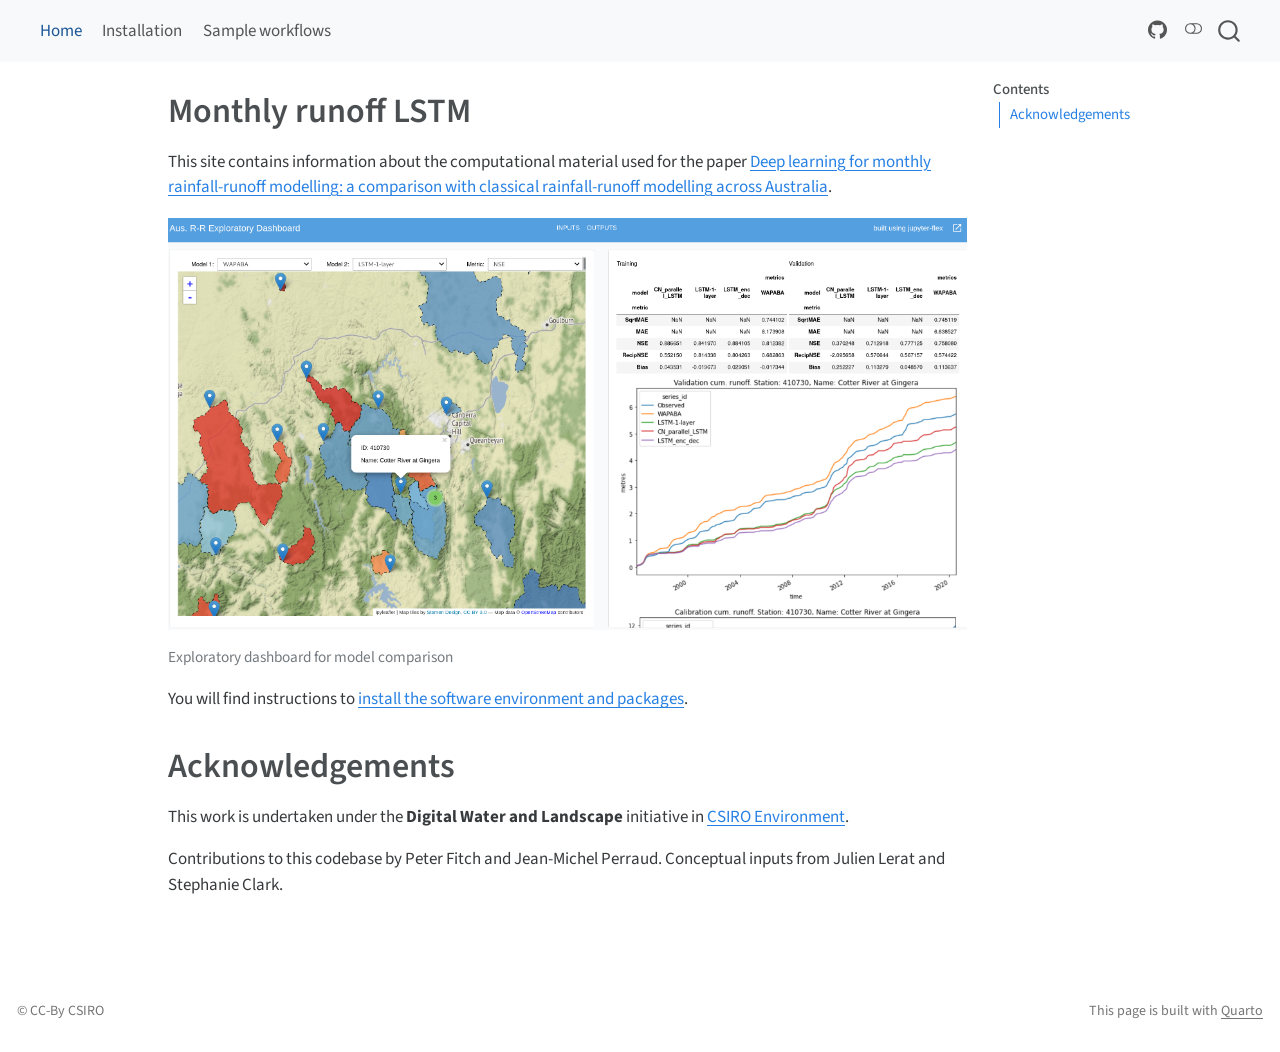
<file: index.html>
<!DOCTYPE html>
<html xmlns="http://www.w3.org/1999/xhtml" lang="en" xml:lang="en"><head>

<meta charset="utf-8">
<meta name="generator" content="quarto-1.4.358">

<meta name="viewport" content="width=device-width, initial-scale=1.0, user-scalable=yes">


<title>Monthly runoff LSTM</title>
<style>
code{white-space: pre-wrap;}
span.smallcaps{font-variant: small-caps;}
div.columns{display: flex; gap: min(4vw, 1.5em);}
div.column{flex: auto; overflow-x: auto;}
div.hanging-indent{margin-left: 1.5em; text-indent: -1.5em;}
ul.task-list{list-style: none;}
ul.task-list li input[type="checkbox"] {
  width: 0.8em;
  margin: 0 0.8em 0.2em -1em; /* quarto-specific, see https://github.com/quarto-dev/quarto-cli/issues/4556 */ 
  vertical-align: middle;
}
</style>


<script src="site_libs/quarto-nav/quarto-nav.js"></script>
<script src="site_libs/quarto-nav/headroom.min.js"></script>
<script src="site_libs/clipboard/clipboard.min.js"></script>
<script src="site_libs/quarto-search/autocomplete.umd.js"></script>
<script src="site_libs/quarto-search/fuse.min.js"></script>
<script src="site_libs/quarto-search/quarto-search.js"></script>
<meta name="quarto:offset" content="./">
<script src="site_libs/quarto-html/quarto.js"></script>
<script src="site_libs/quarto-html/popper.min.js"></script>
<script src="site_libs/quarto-html/tippy.umd.min.js"></script>
<script src="site_libs/quarto-html/anchor.min.js"></script>
<link href="site_libs/quarto-html/tippy.css" rel="stylesheet">
<link href="site_libs/quarto-html/quarto-syntax-highlighting.css" rel="stylesheet" class="quarto-color-scheme" id="quarto-text-highlighting-styles">
<link href="site_libs/quarto-html/quarto-syntax-highlighting-dark.css" rel="prefetch" class="quarto-color-scheme quarto-color-alternate" id="quarto-text-highlighting-styles">
<script src="site_libs/bootstrap/bootstrap.min.js"></script>
<link href="site_libs/bootstrap/bootstrap-icons.css" rel="stylesheet">
<link href="site_libs/bootstrap/bootstrap.min.css" rel="stylesheet" class="quarto-color-scheme" id="quarto-bootstrap" data-mode="light">
<link href="site_libs/bootstrap/bootstrap-dark.min.css" rel="prefetch" class="quarto-color-scheme quarto-color-alternate" id="quarto-bootstrap" data-mode="dark">
<script id="quarto-search-options" type="application/json">{
  "location": "navbar",
  "copy-button": false,
  "collapse-after": 3,
  "panel-placement": "end",
  "type": "overlay",
  "limit": 20,
  "keyboard-shortcut": [
    "f",
    "/",
    "s"
  ],
  "show-item-context": false,
  "language": {
    "search-no-results-text": "No results",
    "search-matching-documents-text": "matching documents",
    "search-copy-link-title": "Copy link to search",
    "search-hide-matches-text": "Hide additional matches",
    "search-more-match-text": "more match in this document",
    "search-more-matches-text": "more matches in this document",
    "search-clear-button-title": "Clear",
    "search-detached-cancel-button-title": "Cancel",
    "search-submit-button-title": "Submit",
    "search-label": "Search"
  }
}</script>


<link rel="stylesheet" href="styles.css">
</head>

<body class="nav-fixed">

<div id="quarto-search-results"></div>
  <header id="quarto-header" class="headroom fixed-top">
    <nav class="navbar navbar-expand-lg navbar-dark ">
      <div class="navbar-container container-fluid">
            <div id="quarto-search" class="" title="Search"></div>
          <button class="navbar-toggler" type="button" data-bs-toggle="collapse" data-bs-target="#navbarCollapse" aria-controls="navbarCollapse" aria-expanded="false" aria-label="Toggle navigation" onclick="if (window.quartoToggleHeadroom) { window.quartoToggleHeadroom(); }">
  <span class="navbar-toggler-icon"></span>
</button>
          <div class="collapse navbar-collapse" id="navbarCollapse">
            <ul class="navbar-nav navbar-nav-scroll me-auto">
  <li class="nav-item">
    <a class="nav-link active" href="./index.html" aria-current="page"> 
<span class="menu-text">Home</span></a>
  </li>  
  <li class="nav-item">
    <a class="nav-link" href="./getting-set-up.html"> 
<span class="menu-text">Installation</span></a>
  </li>  
  <li class="nav-item">
    <a class="nav-link" href="./documentation.html"> 
<span class="menu-text">Sample workflows</span></a>
  </li>  
</ul>
            <ul class="navbar-nav navbar-nav-scroll ms-auto">
  <li class="nav-item compact">
    <a class="nav-link" href="https://github.com/csiro-hydroinformatics/monthly-lstm-runoff"> <i class="bi bi-github" role="img">
</i> 
<span class="menu-text"></span></a>
  </li>  
</ul>
          </div> <!-- /navcollapse -->
          <div class="quarto-navbar-tools">
  <a href="" class="quarto-color-scheme-toggle quarto-navigation-tool  px-1" onclick="window.quartoToggleColorScheme(); return false;" title="Toggle dark mode"><i class="bi"></i></a>
</div>
      </div> <!-- /container-fluid -->
    </nav>
</header>
<!-- content -->
<div id="quarto-content" class="quarto-container page-columns page-rows-contents page-layout-article page-navbar">
<!-- sidebar -->
<!-- margin-sidebar -->
    <div id="quarto-margin-sidebar" class="sidebar margin-sidebar">
        <nav id="TOC" role="doc-toc" class="toc-active">
    <h2 id="toc-title">Contents</h2>
   
  <ul>
  <li><a href="#acknowledgements" id="toc-acknowledgements" class="nav-link active" data-scroll-target="#acknowledgements">Acknowledgements</a></li>
  </ul>
</nav>
    </div>
<!-- main -->
<main class="content" id="quarto-document-content">

<header id="title-block-header" class="quarto-title-block default">
<div class="quarto-title">
<h1 class="title">Monthly runoff LSTM</h1>
</div>



<div class="quarto-title-meta">

    
  
    
  </div>
  


</header>

<p>This site contains information about the computational material used for the paper <a href="https://doi.org">Deep learning for monthly rainfall-runoff modelling: a comparison with classical rainfall-runoff modelling across Australia</a>.</p>
<div class="quarto-figure quarto-figure-center">
<figure class="figure">
<p><img src="./img/model_benchmarking_dashboard_output.png" class="img-fluid figure-img"></p>
<figcaption class="figure-caption">Exploratory dashboard for model comparison</figcaption>
</figure>
</div>
<p>You will find instructions to <a href="./getting-set-up.html">install the software environment and packages</a>.</p>
<!-- The DOI for this web site (not the DOI of the paper!) is [![DOI](https://zenodo.org/badge/630693716.svg)](https://zenodo.org/badge/latestdoi/630693716) -->
<section id="acknowledgements" class="level1">
<h1>Acknowledgements</h1>
<p>This work is undertaken under the <strong>Digital Water and Landscape</strong> initiative in <a href="https://www.csiro.au/en/about/people/business-units/environment">CSIRO Environment</a>.</p>
<p>Contributions to this codebase by Peter Fitch and Jean-Michel Perraud. Conceptual inputs from Julien Lerat and Stephanie Clark.</p>


</section>

</main> <!-- /main -->
<script id="quarto-html-after-body" type="application/javascript">
window.document.addEventListener("DOMContentLoaded", function (event) {
  const toggleBodyColorMode = (bsSheetEl) => {
    const mode = bsSheetEl.getAttribute("data-mode");
    const bodyEl = window.document.querySelector("body");
    if (mode === "dark") {
      bodyEl.classList.add("quarto-dark");
      bodyEl.classList.remove("quarto-light");
    } else {
      bodyEl.classList.add("quarto-light");
      bodyEl.classList.remove("quarto-dark");
    }
  }
  const toggleBodyColorPrimary = () => {
    const bsSheetEl = window.document.querySelector("link#quarto-bootstrap");
    if (bsSheetEl) {
      toggleBodyColorMode(bsSheetEl);
    }
  }
  toggleBodyColorPrimary();  
  const disableStylesheet = (stylesheets) => {
    for (let i=0; i < stylesheets.length; i++) {
      const stylesheet = stylesheets[i];
      stylesheet.rel = 'prefetch';
    }
  }
  const enableStylesheet = (stylesheets) => {
    for (let i=0; i < stylesheets.length; i++) {
      const stylesheet = stylesheets[i];
      stylesheet.rel = 'stylesheet';
    }
  }
  const manageTransitions = (selector, allowTransitions) => {
    const els = window.document.querySelectorAll(selector);
    for (let i=0; i < els.length; i++) {
      const el = els[i];
      if (allowTransitions) {
        el.classList.remove('notransition');
      } else {
        el.classList.add('notransition');
      }
    }
  }
  const toggleGiscusIfUsed = (isAlternate, darkModeDefault) => {
    const baseTheme = document.querySelector('#giscus-base-theme')?.value ?? 'light';
    const alternateTheme = document.querySelector('#giscus-alt-theme')?.value ?? 'dark';
    let newTheme = '';
    if(darkModeDefault) {
      newTheme = isAlternate ? baseTheme : alternateTheme;
    } else {
      newTheme = isAlternate ? alternateTheme : baseTheme;
    }
    const changeGiscusTheme = () => {
      // From: https://github.com/giscus/giscus/issues/336
      const sendMessage = (message) => {
        const iframe = document.querySelector('iframe.giscus-frame');
        if (!iframe) return;
        iframe.contentWindow.postMessage({ giscus: message }, 'https://giscus.app');
      }
      sendMessage({
        setConfig: {
          theme: newTheme
        }
      });
    }
    const isGiscussLoaded = window.document.querySelector('iframe.giscus-frame') !== null;
    if (isGiscussLoaded) {
      changeGiscusTheme();
    }
  }
  const toggleColorMode = (alternate) => {
    // Switch the stylesheets
    const alternateStylesheets = window.document.querySelectorAll('link.quarto-color-scheme.quarto-color-alternate');
    manageTransitions('#quarto-margin-sidebar .nav-link', false);
    if (alternate) {
      enableStylesheet(alternateStylesheets);
      for (const sheetNode of alternateStylesheets) {
        if (sheetNode.id === "quarto-bootstrap") {
          toggleBodyColorMode(sheetNode);
        }
      }
    } else {
      disableStylesheet(alternateStylesheets);
      toggleBodyColorPrimary();
    }
    manageTransitions('#quarto-margin-sidebar .nav-link', true);
    // Switch the toggles
    const toggles = window.document.querySelectorAll('.quarto-color-scheme-toggle');
    for (let i=0; i < toggles.length; i++) {
      const toggle = toggles[i];
      if (toggle) {
        if (alternate) {
          toggle.classList.add("alternate");     
        } else {
          toggle.classList.remove("alternate");
        }
      }
    }
    // Hack to workaround the fact that safari doesn't
    // properly recolor the scrollbar when toggling (#1455)
    if (navigator.userAgent.indexOf('Safari') > 0 && navigator.userAgent.indexOf('Chrome') == -1) {
      manageTransitions("body", false);
      window.scrollTo(0, 1);
      setTimeout(() => {
        window.scrollTo(0, 0);
        manageTransitions("body", true);
      }, 40);  
    }
  }
  const isFileUrl = () => { 
    return window.location.protocol === 'file:';
  }
  const hasAlternateSentinel = () => {  
    let styleSentinel = getColorSchemeSentinel();
    if (styleSentinel !== null) {
      return styleSentinel === "alternate";
    } else {
      return false;
    }
  }
  const setStyleSentinel = (alternate) => {
    const value = alternate ? "alternate" : "default";
    if (!isFileUrl()) {
      window.localStorage.setItem("quarto-color-scheme", value);
    } else {
      localAlternateSentinel = value;
    }
  }
  const getColorSchemeSentinel = () => {
    if (!isFileUrl()) {
      const storageValue = window.localStorage.getItem("quarto-color-scheme");
      return storageValue != null ? storageValue : localAlternateSentinel;
    } else {
      return localAlternateSentinel;
    }
  }
  const darkModeDefault = false;
  let localAlternateSentinel = darkModeDefault ? 'alternate' : 'default';
  // Dark / light mode switch
  window.quartoToggleColorScheme = () => {
    // Read the current dark / light value 
    let toAlternate = !hasAlternateSentinel();
    toggleColorMode(toAlternate);
    setStyleSentinel(toAlternate);
    toggleGiscusIfUsed(toAlternate, darkModeDefault);
  };
  // Ensure there is a toggle, if there isn't float one in the top right
  if (window.document.querySelector('.quarto-color-scheme-toggle') === null) {
    const a = window.document.createElement('a');
    a.classList.add('top-right');
    a.classList.add('quarto-color-scheme-toggle');
    a.href = "";
    a.onclick = function() { try { window.quartoToggleColorScheme(); } catch {} return false; };
    const i = window.document.createElement("i");
    i.classList.add('bi');
    a.appendChild(i);
    window.document.body.appendChild(a);
  }
  // Switch to dark mode if need be
  if (hasAlternateSentinel()) {
    toggleColorMode(true);
  } else {
    toggleColorMode(false);
  }
  const icon = "";
  const anchorJS = new window.AnchorJS();
  anchorJS.options = {
    placement: 'right',
    icon: icon
  };
  anchorJS.add('.anchored');
  const isCodeAnnotation = (el) => {
    for (const clz of el.classList) {
      if (clz.startsWith('code-annotation-')) {                     
        return true;
      }
    }
    return false;
  }
  const clipboard = new window.ClipboardJS('.code-copy-button', {
    text: function(trigger) {
      const codeEl = trigger.previousElementSibling.cloneNode(true);
      for (const childEl of codeEl.children) {
        if (isCodeAnnotation(childEl)) {
          childEl.remove();
        }
      }
      return codeEl.innerText;
    }
  });
  clipboard.on('success', function(e) {
    // button target
    const button = e.trigger;
    // don't keep focus
    button.blur();
    // flash "checked"
    button.classList.add('code-copy-button-checked');
    var currentTitle = button.getAttribute("title");
    button.setAttribute("title", "Copied!");
    let tooltip;
    if (window.bootstrap) {
      button.setAttribute("data-bs-toggle", "tooltip");
      button.setAttribute("data-bs-placement", "left");
      button.setAttribute("data-bs-title", "Copied!");
      tooltip = new bootstrap.Tooltip(button, 
        { trigger: "manual", 
          customClass: "code-copy-button-tooltip",
          offset: [0, -8]});
      tooltip.show();    
    }
    setTimeout(function() {
      if (tooltip) {
        tooltip.hide();
        button.removeAttribute("data-bs-title");
        button.removeAttribute("data-bs-toggle");
        button.removeAttribute("data-bs-placement");
      }
      button.setAttribute("title", currentTitle);
      button.classList.remove('code-copy-button-checked');
    }, 1000);
    // clear code selection
    e.clearSelection();
  });
  function tippyHover(el, contentFn, onTriggerFn, onUntriggerFn) {
    const config = {
      allowHTML: true,
      maxWidth: 500,
      delay: 100,
      arrow: false,
      appendTo: function(el) {
          return el.parentElement;
      },
      interactive: true,
      interactiveBorder: 10,
      theme: 'quarto',
      placement: 'bottom-start',
    };
    if (contentFn) {
      config.content = contentFn;
    }
    if (onTriggerFn) {
      config.onTrigger = onTriggerFn;
    }
    if (onUntriggerFn) {
      config.onUntrigger = onUntriggerFn;
    }
    window.tippy(el, config); 
  }
  const noterefs = window.document.querySelectorAll('a[role="doc-noteref"]');
  for (var i=0; i<noterefs.length; i++) {
    const ref = noterefs[i];
    tippyHover(ref, function() {
      // use id or data attribute instead here
      let href = ref.getAttribute('data-footnote-href') || ref.getAttribute('href');
      try { href = new URL(href).hash; } catch {}
      const id = href.replace(/^#\/?/, "");
      const note = window.document.getElementById(id);
      return note.innerHTML;
    });
  }
  const xrefs = window.document.querySelectorAll('a.quarto-xref');
  const processXRef = (id, note) => {
    // Strip column container classes
    const stripColumnClz = (el) => {
      el.classList.remove("page-full", "page-columns");
      if (el.children) {
        for (const child of el.children) {
          stripColumnClz(child);
        }
      }
    }
    stripColumnClz(note)
    if (id.startsWith('sec-')) {
      // Special case sections, only their first couple elements
      const container = document.createElement("div");
      if (note.children && note.children.length > 2) {
        for (let i = 0; i < 2; i++) {
          container.appendChild(note.children[i].cloneNode(true));
        }
        return container.innerHTML
      } else {
        return note.innerHTML;
      }
    } else {
      // Remove any anchor links if they are present
      const anchorLink = note.querySelector('a.anchorjs-link');
      if (anchorLink) {
        anchorLink.remove();
      }
      return note.innerHTML;
    }
  }
  for (var i=0; i<xrefs.length; i++) {
    const xref = xrefs[i];
    tippyHover(xref, undefined, function(instance) {
      instance.disable();
      let url = xref.getAttribute('href');
      let hash = undefined; 
      if (url.startsWith('#')) {
        hash = url;
      } else {
        try { hash = new URL(url).hash; } catch {}
      }
      if (hash) {
        const id = hash.replace(/^#\/?/, "");
        const note = window.document.getElementById(id);
        if (note !== null) {
          try {
            const html = processXRef(id, note.cloneNode(true));
            instance.setContent(html);
          } finally {
            instance.enable();
            instance.show();
          }
        } else {
          // See if we can fetch this
          fetch(url.split('#')[0])
          .then(res => res.text())
          .then(html => {
            const parser = new DOMParser();
            const htmlDoc = parser.parseFromString(html, "text/html");
            const note = htmlDoc.getElementById(id);
            if (note !== null) {
              const html = processXRef(id, note);
              instance.setContent(html);
            } 
          }).finally(() => {
            instance.enable();
            instance.show();
          });
        }
      }
    }, function(instance) {
    });
  }
      let selectedAnnoteEl;
      const selectorForAnnotation = ( cell, annotation) => {
        let cellAttr = 'data-code-cell="' + cell + '"';
        let lineAttr = 'data-code-annotation="' +  annotation + '"';
        const selector = 'span[' + cellAttr + '][' + lineAttr + ']';
        return selector;
      }
      const selectCodeLines = (annoteEl) => {
        const doc = window.document;
        const targetCell = annoteEl.getAttribute("data-target-cell");
        const targetAnnotation = annoteEl.getAttribute("data-target-annotation");
        const annoteSpan = window.document.querySelector(selectorForAnnotation(targetCell, targetAnnotation));
        const lines = annoteSpan.getAttribute("data-code-lines").split(",");
        const lineIds = lines.map((line) => {
          return targetCell + "-" + line;
        })
        let top = null;
        let height = null;
        let parent = null;
        if (lineIds.length > 0) {
            //compute the position of the single el (top and bottom and make a div)
            const el = window.document.getElementById(lineIds[0]);
            top = el.offsetTop;
            height = el.offsetHeight;
            parent = el.parentElement.parentElement;
          if (lineIds.length > 1) {
            const lastEl = window.document.getElementById(lineIds[lineIds.length - 1]);
            const bottom = lastEl.offsetTop + lastEl.offsetHeight;
            height = bottom - top;
          }
          if (top !== null && height !== null && parent !== null) {
            // cook up a div (if necessary) and position it 
            let div = window.document.getElementById("code-annotation-line-highlight");
            if (div === null) {
              div = window.document.createElement("div");
              div.setAttribute("id", "code-annotation-line-highlight");
              div.style.position = 'absolute';
              parent.appendChild(div);
            }
            div.style.top = top - 2 + "px";
            div.style.height = height + 4 + "px";
            div.style.left = 0;
            let gutterDiv = window.document.getElementById("code-annotation-line-highlight-gutter");
            if (gutterDiv === null) {
              gutterDiv = window.document.createElement("div");
              gutterDiv.setAttribute("id", "code-annotation-line-highlight-gutter");
              gutterDiv.style.position = 'absolute';
              const codeCell = window.document.getElementById(targetCell);
              const gutter = codeCell.querySelector('.code-annotation-gutter');
              gutter.appendChild(gutterDiv);
            }
            gutterDiv.style.top = top - 2 + "px";
            gutterDiv.style.height = height + 4 + "px";
          }
          selectedAnnoteEl = annoteEl;
        }
      };
      const unselectCodeLines = () => {
        const elementsIds = ["code-annotation-line-highlight", "code-annotation-line-highlight-gutter"];
        elementsIds.forEach((elId) => {
          const div = window.document.getElementById(elId);
          if (div) {
            div.remove();
          }
        });
        selectedAnnoteEl = undefined;
      };
        // Handle positioning of the toggle
    window.addEventListener(
      "resize",
      throttle(() => {
        console.log("RESIZE");
        elRect = undefined;
        if (selectedAnnoteEl) {
          selectCodeLines(selectedAnnoteEl);
        }
      }, 10)
    );
    function throttle(fn, ms) {
    let throttle = false;
    let timer;
      return (...args) => {
        if(!throttle) { // first call gets through
            fn.apply(this, args);
            throttle = true;
        } else { // all the others get throttled
            if(timer) clearTimeout(timer); // cancel #2
            timer = setTimeout(() => {
              fn.apply(this, args);
              timer = throttle = false;
            }, ms);
        }
      };
    }
      // Attach click handler to the DT
      const annoteDls = window.document.querySelectorAll('dt[data-target-cell]');
      for (const annoteDlNode of annoteDls) {
        annoteDlNode.addEventListener('click', (event) => {
          const clickedEl = event.target;
          if (clickedEl !== selectedAnnoteEl) {
            unselectCodeLines();
            const activeEl = window.document.querySelector('dt[data-target-cell].code-annotation-active');
            if (activeEl) {
              activeEl.classList.remove('code-annotation-active');
            }
            selectCodeLines(clickedEl);
            clickedEl.classList.add('code-annotation-active');
          } else {
            // Unselect the line
            unselectCodeLines();
            clickedEl.classList.remove('code-annotation-active');
          }
        });
      }
  const findCites = (el) => {
    const parentEl = el.parentElement;
    if (parentEl) {
      const cites = parentEl.dataset.cites;
      if (cites) {
        return {
          el,
          cites: cites.split(' ')
        };
      } else {
        return findCites(el.parentElement)
      }
    } else {
      return undefined;
    }
  };
  var bibliorefs = window.document.querySelectorAll('a[role="doc-biblioref"]');
  for (var i=0; i<bibliorefs.length; i++) {
    const ref = bibliorefs[i];
    const citeInfo = findCites(ref);
    if (citeInfo) {
      tippyHover(citeInfo.el, function() {
        var popup = window.document.createElement('div');
        citeInfo.cites.forEach(function(cite) {
          var citeDiv = window.document.createElement('div');
          citeDiv.classList.add('hanging-indent');
          citeDiv.classList.add('csl-entry');
          var biblioDiv = window.document.getElementById('ref-' + cite);
          if (biblioDiv) {
            citeDiv.innerHTML = biblioDiv.innerHTML;
          }
          popup.appendChild(citeDiv);
        });
        return popup.innerHTML;
      });
    }
  }
});
</script>
</div> <!-- /content -->
<footer class="footer">
  <div class="nav-footer">
    <div class="nav-footer-left">
<p>© CC-By CSIRO</p>
</div>   
    <div class="nav-footer-center">
      &nbsp;
    </div>
    <div class="nav-footer-right">
<p>This page is built with <a href="https://quarto.org/">Quarto</a></p>
</div>
  </div>
</footer>




</body></html>
</file>
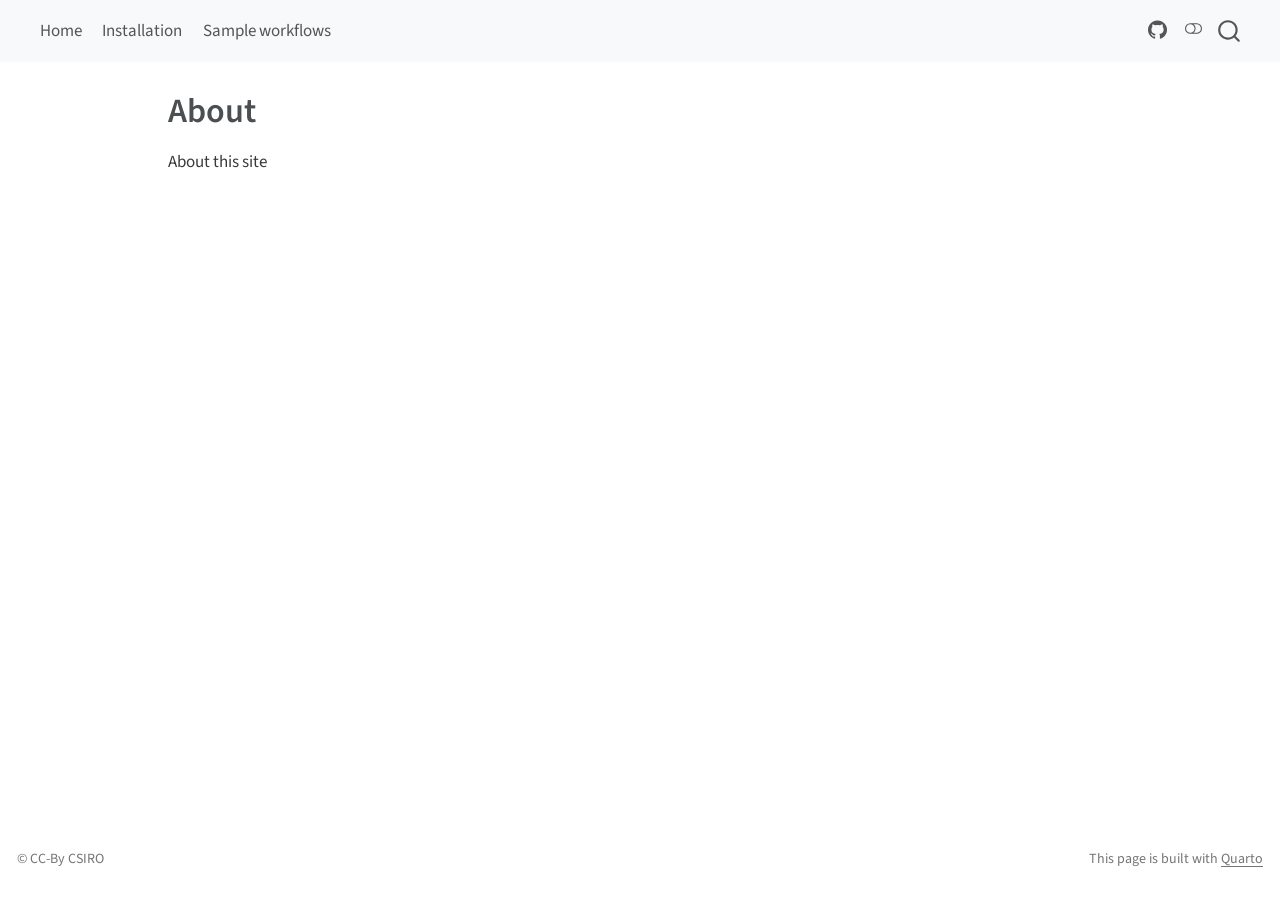
<file: about.html>
<!DOCTYPE html>
<html xmlns="http://www.w3.org/1999/xhtml" lang="en" xml:lang="en"><head>

<meta charset="utf-8">
<meta name="generator" content="quarto-1.4.358">

<meta name="viewport" content="width=device-width, initial-scale=1.0, user-scalable=yes">


<title>Monthly runoff LSTM - About</title>
<style>
code{white-space: pre-wrap;}
span.smallcaps{font-variant: small-caps;}
div.columns{display: flex; gap: min(4vw, 1.5em);}
div.column{flex: auto; overflow-x: auto;}
div.hanging-indent{margin-left: 1.5em; text-indent: -1.5em;}
ul.task-list{list-style: none;}
ul.task-list li input[type="checkbox"] {
  width: 0.8em;
  margin: 0 0.8em 0.2em -1em; /* quarto-specific, see https://github.com/quarto-dev/quarto-cli/issues/4556 */ 
  vertical-align: middle;
}
</style>


<script src="site_libs/quarto-nav/quarto-nav.js"></script>
<script src="site_libs/quarto-nav/headroom.min.js"></script>
<script src="site_libs/clipboard/clipboard.min.js"></script>
<script src="site_libs/quarto-search/autocomplete.umd.js"></script>
<script src="site_libs/quarto-search/fuse.min.js"></script>
<script src="site_libs/quarto-search/quarto-search.js"></script>
<meta name="quarto:offset" content="./">
<script src="site_libs/quarto-html/quarto.js"></script>
<script src="site_libs/quarto-html/popper.min.js"></script>
<script src="site_libs/quarto-html/tippy.umd.min.js"></script>
<script src="site_libs/quarto-html/anchor.min.js"></script>
<link href="site_libs/quarto-html/tippy.css" rel="stylesheet">
<link href="site_libs/quarto-html/quarto-syntax-highlighting.css" rel="stylesheet" class="quarto-color-scheme" id="quarto-text-highlighting-styles">
<link href="site_libs/quarto-html/quarto-syntax-highlighting-dark.css" rel="prefetch" class="quarto-color-scheme quarto-color-alternate" id="quarto-text-highlighting-styles">
<script src="site_libs/bootstrap/bootstrap.min.js"></script>
<link href="site_libs/bootstrap/bootstrap-icons.css" rel="stylesheet">
<link href="site_libs/bootstrap/bootstrap.min.css" rel="stylesheet" class="quarto-color-scheme" id="quarto-bootstrap" data-mode="light">
<link href="site_libs/bootstrap/bootstrap-dark.min.css" rel="prefetch" class="quarto-color-scheme quarto-color-alternate" id="quarto-bootstrap" data-mode="dark">
<script id="quarto-search-options" type="application/json">{
  "location": "navbar",
  "copy-button": false,
  "collapse-after": 3,
  "panel-placement": "end",
  "type": "overlay",
  "limit": 20,
  "keyboard-shortcut": [
    "f",
    "/",
    "s"
  ],
  "show-item-context": false,
  "language": {
    "search-no-results-text": "No results",
    "search-matching-documents-text": "matching documents",
    "search-copy-link-title": "Copy link to search",
    "search-hide-matches-text": "Hide additional matches",
    "search-more-match-text": "more match in this document",
    "search-more-matches-text": "more matches in this document",
    "search-clear-button-title": "Clear",
    "search-detached-cancel-button-title": "Cancel",
    "search-submit-button-title": "Submit",
    "search-label": "Search"
  }
}</script>


<link rel="stylesheet" href="styles.css">
</head>

<body class="nav-fixed">

<div id="quarto-search-results"></div>
  <header id="quarto-header" class="headroom fixed-top">
    <nav class="navbar navbar-expand-lg navbar-dark ">
      <div class="navbar-container container-fluid">
            <div id="quarto-search" class="" title="Search"></div>
          <button class="navbar-toggler" type="button" data-bs-toggle="collapse" data-bs-target="#navbarCollapse" aria-controls="navbarCollapse" aria-expanded="false" aria-label="Toggle navigation" onclick="if (window.quartoToggleHeadroom) { window.quartoToggleHeadroom(); }">
  <span class="navbar-toggler-icon"></span>
</button>
          <div class="collapse navbar-collapse" id="navbarCollapse">
            <ul class="navbar-nav navbar-nav-scroll me-auto">
  <li class="nav-item">
    <a class="nav-link" href="./index.html"> 
<span class="menu-text">Home</span></a>
  </li>  
  <li class="nav-item">
    <a class="nav-link" href="./getting-set-up.html"> 
<span class="menu-text">Installation</span></a>
  </li>  
  <li class="nav-item">
    <a class="nav-link" href="./documentation.html"> 
<span class="menu-text">Sample workflows</span></a>
  </li>  
</ul>
            <ul class="navbar-nav navbar-nav-scroll ms-auto">
  <li class="nav-item compact">
    <a class="nav-link" href="https://github.com/csiro-hydroinformatics/monthly-lstm-runoff"> <i class="bi bi-github" role="img">
</i> 
<span class="menu-text"></span></a>
  </li>  
</ul>
          </div> <!-- /navcollapse -->
          <div class="quarto-navbar-tools">
  <a href="" class="quarto-color-scheme-toggle quarto-navigation-tool  px-1" onclick="window.quartoToggleColorScheme(); return false;" title="Toggle dark mode"><i class="bi"></i></a>
</div>
      </div> <!-- /container-fluid -->
    </nav>
</header>
<!-- content -->
<div id="quarto-content" class="quarto-container page-columns page-rows-contents page-layout-article page-navbar">
<!-- sidebar -->
<!-- margin-sidebar -->
    <div id="quarto-margin-sidebar" class="sidebar margin-sidebar">
        
    </div>
<!-- main -->
<main class="content" id="quarto-document-content">

<header id="title-block-header" class="quarto-title-block default">
<div class="quarto-title">
<h1 class="title">About</h1>
</div>



<div class="quarto-title-meta">

    
  
    
  </div>
  


</header>

<p>About this site</p>



</main> <!-- /main -->
<script id="quarto-html-after-body" type="application/javascript">
window.document.addEventListener("DOMContentLoaded", function (event) {
  const toggleBodyColorMode = (bsSheetEl) => {
    const mode = bsSheetEl.getAttribute("data-mode");
    const bodyEl = window.document.querySelector("body");
    if (mode === "dark") {
      bodyEl.classList.add("quarto-dark");
      bodyEl.classList.remove("quarto-light");
    } else {
      bodyEl.classList.add("quarto-light");
      bodyEl.classList.remove("quarto-dark");
    }
  }
  const toggleBodyColorPrimary = () => {
    const bsSheetEl = window.document.querySelector("link#quarto-bootstrap");
    if (bsSheetEl) {
      toggleBodyColorMode(bsSheetEl);
    }
  }
  toggleBodyColorPrimary();  
  const disableStylesheet = (stylesheets) => {
    for (let i=0; i < stylesheets.length; i++) {
      const stylesheet = stylesheets[i];
      stylesheet.rel = 'prefetch';
    }
  }
  const enableStylesheet = (stylesheets) => {
    for (let i=0; i < stylesheets.length; i++) {
      const stylesheet = stylesheets[i];
      stylesheet.rel = 'stylesheet';
    }
  }
  const manageTransitions = (selector, allowTransitions) => {
    const els = window.document.querySelectorAll(selector);
    for (let i=0; i < els.length; i++) {
      const el = els[i];
      if (allowTransitions) {
        el.classList.remove('notransition');
      } else {
        el.classList.add('notransition');
      }
    }
  }
  const toggleGiscusIfUsed = (isAlternate, darkModeDefault) => {
    const baseTheme = document.querySelector('#giscus-base-theme')?.value ?? 'light';
    const alternateTheme = document.querySelector('#giscus-alt-theme')?.value ?? 'dark';
    let newTheme = '';
    if(darkModeDefault) {
      newTheme = isAlternate ? baseTheme : alternateTheme;
    } else {
      newTheme = isAlternate ? alternateTheme : baseTheme;
    }
    const changeGiscusTheme = () => {
      // From: https://github.com/giscus/giscus/issues/336
      const sendMessage = (message) => {
        const iframe = document.querySelector('iframe.giscus-frame');
        if (!iframe) return;
        iframe.contentWindow.postMessage({ giscus: message }, 'https://giscus.app');
      }
      sendMessage({
        setConfig: {
          theme: newTheme
        }
      });
    }
    const isGiscussLoaded = window.document.querySelector('iframe.giscus-frame') !== null;
    if (isGiscussLoaded) {
      changeGiscusTheme();
    }
  }
  const toggleColorMode = (alternate) => {
    // Switch the stylesheets
    const alternateStylesheets = window.document.querySelectorAll('link.quarto-color-scheme.quarto-color-alternate');
    manageTransitions('#quarto-margin-sidebar .nav-link', false);
    if (alternate) {
      enableStylesheet(alternateStylesheets);
      for (const sheetNode of alternateStylesheets) {
        if (sheetNode.id === "quarto-bootstrap") {
          toggleBodyColorMode(sheetNode);
        }
      }
    } else {
      disableStylesheet(alternateStylesheets);
      toggleBodyColorPrimary();
    }
    manageTransitions('#quarto-margin-sidebar .nav-link', true);
    // Switch the toggles
    const toggles = window.document.querySelectorAll('.quarto-color-scheme-toggle');
    for (let i=0; i < toggles.length; i++) {
      const toggle = toggles[i];
      if (toggle) {
        if (alternate) {
          toggle.classList.add("alternate");     
        } else {
          toggle.classList.remove("alternate");
        }
      }
    }
    // Hack to workaround the fact that safari doesn't
    // properly recolor the scrollbar when toggling (#1455)
    if (navigator.userAgent.indexOf('Safari') > 0 && navigator.userAgent.indexOf('Chrome') == -1) {
      manageTransitions("body", false);
      window.scrollTo(0, 1);
      setTimeout(() => {
        window.scrollTo(0, 0);
        manageTransitions("body", true);
      }, 40);  
    }
  }
  const isFileUrl = () => { 
    return window.location.protocol === 'file:';
  }
  const hasAlternateSentinel = () => {  
    let styleSentinel = getColorSchemeSentinel();
    if (styleSentinel !== null) {
      return styleSentinel === "alternate";
    } else {
      return false;
    }
  }
  const setStyleSentinel = (alternate) => {
    const value = alternate ? "alternate" : "default";
    if (!isFileUrl()) {
      window.localStorage.setItem("quarto-color-scheme", value);
    } else {
      localAlternateSentinel = value;
    }
  }
  const getColorSchemeSentinel = () => {
    if (!isFileUrl()) {
      const storageValue = window.localStorage.getItem("quarto-color-scheme");
      return storageValue != null ? storageValue : localAlternateSentinel;
    } else {
      return localAlternateSentinel;
    }
  }
  const darkModeDefault = false;
  let localAlternateSentinel = darkModeDefault ? 'alternate' : 'default';
  // Dark / light mode switch
  window.quartoToggleColorScheme = () => {
    // Read the current dark / light value 
    let toAlternate = !hasAlternateSentinel();
    toggleColorMode(toAlternate);
    setStyleSentinel(toAlternate);
    toggleGiscusIfUsed(toAlternate, darkModeDefault);
  };
  // Ensure there is a toggle, if there isn't float one in the top right
  if (window.document.querySelector('.quarto-color-scheme-toggle') === null) {
    const a = window.document.createElement('a');
    a.classList.add('top-right');
    a.classList.add('quarto-color-scheme-toggle');
    a.href = "";
    a.onclick = function() { try { window.quartoToggleColorScheme(); } catch {} return false; };
    const i = window.document.createElement("i");
    i.classList.add('bi');
    a.appendChild(i);
    window.document.body.appendChild(a);
  }
  // Switch to dark mode if need be
  if (hasAlternateSentinel()) {
    toggleColorMode(true);
  } else {
    toggleColorMode(false);
  }
  const icon = "";
  const anchorJS = new window.AnchorJS();
  anchorJS.options = {
    placement: 'right',
    icon: icon
  };
  anchorJS.add('.anchored');
  const isCodeAnnotation = (el) => {
    for (const clz of el.classList) {
      if (clz.startsWith('code-annotation-')) {                     
        return true;
      }
    }
    return false;
  }
  const clipboard = new window.ClipboardJS('.code-copy-button', {
    text: function(trigger) {
      const codeEl = trigger.previousElementSibling.cloneNode(true);
      for (const childEl of codeEl.children) {
        if (isCodeAnnotation(childEl)) {
          childEl.remove();
        }
      }
      return codeEl.innerText;
    }
  });
  clipboard.on('success', function(e) {
    // button target
    const button = e.trigger;
    // don't keep focus
    button.blur();
    // flash "checked"
    button.classList.add('code-copy-button-checked');
    var currentTitle = button.getAttribute("title");
    button.setAttribute("title", "Copied!");
    let tooltip;
    if (window.bootstrap) {
      button.setAttribute("data-bs-toggle", "tooltip");
      button.setAttribute("data-bs-placement", "left");
      button.setAttribute("data-bs-title", "Copied!");
      tooltip = new bootstrap.Tooltip(button, 
        { trigger: "manual", 
          customClass: "code-copy-button-tooltip",
          offset: [0, -8]});
      tooltip.show();    
    }
    setTimeout(function() {
      if (tooltip) {
        tooltip.hide();
        button.removeAttribute("data-bs-title");
        button.removeAttribute("data-bs-toggle");
        button.removeAttribute("data-bs-placement");
      }
      button.setAttribute("title", currentTitle);
      button.classList.remove('code-copy-button-checked');
    }, 1000);
    // clear code selection
    e.clearSelection();
  });
  function tippyHover(el, contentFn, onTriggerFn, onUntriggerFn) {
    const config = {
      allowHTML: true,
      maxWidth: 500,
      delay: 100,
      arrow: false,
      appendTo: function(el) {
          return el.parentElement;
      },
      interactive: true,
      interactiveBorder: 10,
      theme: 'quarto',
      placement: 'bottom-start',
    };
    if (contentFn) {
      config.content = contentFn;
    }
    if (onTriggerFn) {
      config.onTrigger = onTriggerFn;
    }
    if (onUntriggerFn) {
      config.onUntrigger = onUntriggerFn;
    }
    window.tippy(el, config); 
  }
  const noterefs = window.document.querySelectorAll('a[role="doc-noteref"]');
  for (var i=0; i<noterefs.length; i++) {
    const ref = noterefs[i];
    tippyHover(ref, function() {
      // use id or data attribute instead here
      let href = ref.getAttribute('data-footnote-href') || ref.getAttribute('href');
      try { href = new URL(href).hash; } catch {}
      const id = href.replace(/^#\/?/, "");
      const note = window.document.getElementById(id);
      return note.innerHTML;
    });
  }
  const xrefs = window.document.querySelectorAll('a.quarto-xref');
  const processXRef = (id, note) => {
    // Strip column container classes
    const stripColumnClz = (el) => {
      el.classList.remove("page-full", "page-columns");
      if (el.children) {
        for (const child of el.children) {
          stripColumnClz(child);
        }
      }
    }
    stripColumnClz(note)
    if (id.startsWith('sec-')) {
      // Special case sections, only their first couple elements
      const container = document.createElement("div");
      if (note.children && note.children.length > 2) {
        for (let i = 0; i < 2; i++) {
          container.appendChild(note.children[i].cloneNode(true));
        }
        return container.innerHTML
      } else {
        return note.innerHTML;
      }
    } else {
      // Remove any anchor links if they are present
      const anchorLink = note.querySelector('a.anchorjs-link');
      if (anchorLink) {
        anchorLink.remove();
      }
      return note.innerHTML;
    }
  }
  for (var i=0; i<xrefs.length; i++) {
    const xref = xrefs[i];
    tippyHover(xref, undefined, function(instance) {
      instance.disable();
      let url = xref.getAttribute('href');
      let hash = undefined; 
      if (url.startsWith('#')) {
        hash = url;
      } else {
        try { hash = new URL(url).hash; } catch {}
      }
      if (hash) {
        const id = hash.replace(/^#\/?/, "");
        const note = window.document.getElementById(id);
        if (note !== null) {
          try {
            const html = processXRef(id, note.cloneNode(true));
            instance.setContent(html);
          } finally {
            instance.enable();
            instance.show();
          }
        } else {
          // See if we can fetch this
          fetch(url.split('#')[0])
          .then(res => res.text())
          .then(html => {
            const parser = new DOMParser();
            const htmlDoc = parser.parseFromString(html, "text/html");
            const note = htmlDoc.getElementById(id);
            if (note !== null) {
              const html = processXRef(id, note);
              instance.setContent(html);
            } 
          }).finally(() => {
            instance.enable();
            instance.show();
          });
        }
      }
    }, function(instance) {
    });
  }
      let selectedAnnoteEl;
      const selectorForAnnotation = ( cell, annotation) => {
        let cellAttr = 'data-code-cell="' + cell + '"';
        let lineAttr = 'data-code-annotation="' +  annotation + '"';
        const selector = 'span[' + cellAttr + '][' + lineAttr + ']';
        return selector;
      }
      const selectCodeLines = (annoteEl) => {
        const doc = window.document;
        const targetCell = annoteEl.getAttribute("data-target-cell");
        const targetAnnotation = annoteEl.getAttribute("data-target-annotation");
        const annoteSpan = window.document.querySelector(selectorForAnnotation(targetCell, targetAnnotation));
        const lines = annoteSpan.getAttribute("data-code-lines").split(",");
        const lineIds = lines.map((line) => {
          return targetCell + "-" + line;
        })
        let top = null;
        let height = null;
        let parent = null;
        if (lineIds.length > 0) {
            //compute the position of the single el (top and bottom and make a div)
            const el = window.document.getElementById(lineIds[0]);
            top = el.offsetTop;
            height = el.offsetHeight;
            parent = el.parentElement.parentElement;
          if (lineIds.length > 1) {
            const lastEl = window.document.getElementById(lineIds[lineIds.length - 1]);
            const bottom = lastEl.offsetTop + lastEl.offsetHeight;
            height = bottom - top;
          }
          if (top !== null && height !== null && parent !== null) {
            // cook up a div (if necessary) and position it 
            let div = window.document.getElementById("code-annotation-line-highlight");
            if (div === null) {
              div = window.document.createElement("div");
              div.setAttribute("id", "code-annotation-line-highlight");
              div.style.position = 'absolute';
              parent.appendChild(div);
            }
            div.style.top = top - 2 + "px";
            div.style.height = height + 4 + "px";
            div.style.left = 0;
            let gutterDiv = window.document.getElementById("code-annotation-line-highlight-gutter");
            if (gutterDiv === null) {
              gutterDiv = window.document.createElement("div");
              gutterDiv.setAttribute("id", "code-annotation-line-highlight-gutter");
              gutterDiv.style.position = 'absolute';
              const codeCell = window.document.getElementById(targetCell);
              const gutter = codeCell.querySelector('.code-annotation-gutter');
              gutter.appendChild(gutterDiv);
            }
            gutterDiv.style.top = top - 2 + "px";
            gutterDiv.style.height = height + 4 + "px";
          }
          selectedAnnoteEl = annoteEl;
        }
      };
      const unselectCodeLines = () => {
        const elementsIds = ["code-annotation-line-highlight", "code-annotation-line-highlight-gutter"];
        elementsIds.forEach((elId) => {
          const div = window.document.getElementById(elId);
          if (div) {
            div.remove();
          }
        });
        selectedAnnoteEl = undefined;
      };
        // Handle positioning of the toggle
    window.addEventListener(
      "resize",
      throttle(() => {
        console.log("RESIZE");
        elRect = undefined;
        if (selectedAnnoteEl) {
          selectCodeLines(selectedAnnoteEl);
        }
      }, 10)
    );
    function throttle(fn, ms) {
    let throttle = false;
    let timer;
      return (...args) => {
        if(!throttle) { // first call gets through
            fn.apply(this, args);
            throttle = true;
        } else { // all the others get throttled
            if(timer) clearTimeout(timer); // cancel #2
            timer = setTimeout(() => {
              fn.apply(this, args);
              timer = throttle = false;
            }, ms);
        }
      };
    }
      // Attach click handler to the DT
      const annoteDls = window.document.querySelectorAll('dt[data-target-cell]');
      for (const annoteDlNode of annoteDls) {
        annoteDlNode.addEventListener('click', (event) => {
          const clickedEl = event.target;
          if (clickedEl !== selectedAnnoteEl) {
            unselectCodeLines();
            const activeEl = window.document.querySelector('dt[data-target-cell].code-annotation-active');
            if (activeEl) {
              activeEl.classList.remove('code-annotation-active');
            }
            selectCodeLines(clickedEl);
            clickedEl.classList.add('code-annotation-active');
          } else {
            // Unselect the line
            unselectCodeLines();
            clickedEl.classList.remove('code-annotation-active');
          }
        });
      }
  const findCites = (el) => {
    const parentEl = el.parentElement;
    if (parentEl) {
      const cites = parentEl.dataset.cites;
      if (cites) {
        return {
          el,
          cites: cites.split(' ')
        };
      } else {
        return findCites(el.parentElement)
      }
    } else {
      return undefined;
    }
  };
  var bibliorefs = window.document.querySelectorAll('a[role="doc-biblioref"]');
  for (var i=0; i<bibliorefs.length; i++) {
    const ref = bibliorefs[i];
    const citeInfo = findCites(ref);
    if (citeInfo) {
      tippyHover(citeInfo.el, function() {
        var popup = window.document.createElement('div');
        citeInfo.cites.forEach(function(cite) {
          var citeDiv = window.document.createElement('div');
          citeDiv.classList.add('hanging-indent');
          citeDiv.classList.add('csl-entry');
          var biblioDiv = window.document.getElementById('ref-' + cite);
          if (biblioDiv) {
            citeDiv.innerHTML = biblioDiv.innerHTML;
          }
          popup.appendChild(citeDiv);
        });
        return popup.innerHTML;
      });
    }
  }
});
</script>
</div> <!-- /content -->
<footer class="footer">
  <div class="nav-footer">
    <div class="nav-footer-left">
<p>© CC-By CSIRO</p>
</div>   
    <div class="nav-footer-center">
      &nbsp;
    </div>
    <div class="nav-footer-right">
<p>This page is built with <a href="https://quarto.org/">Quarto</a></p>
</div>
  </div>
</footer>




</body></html>
</file>
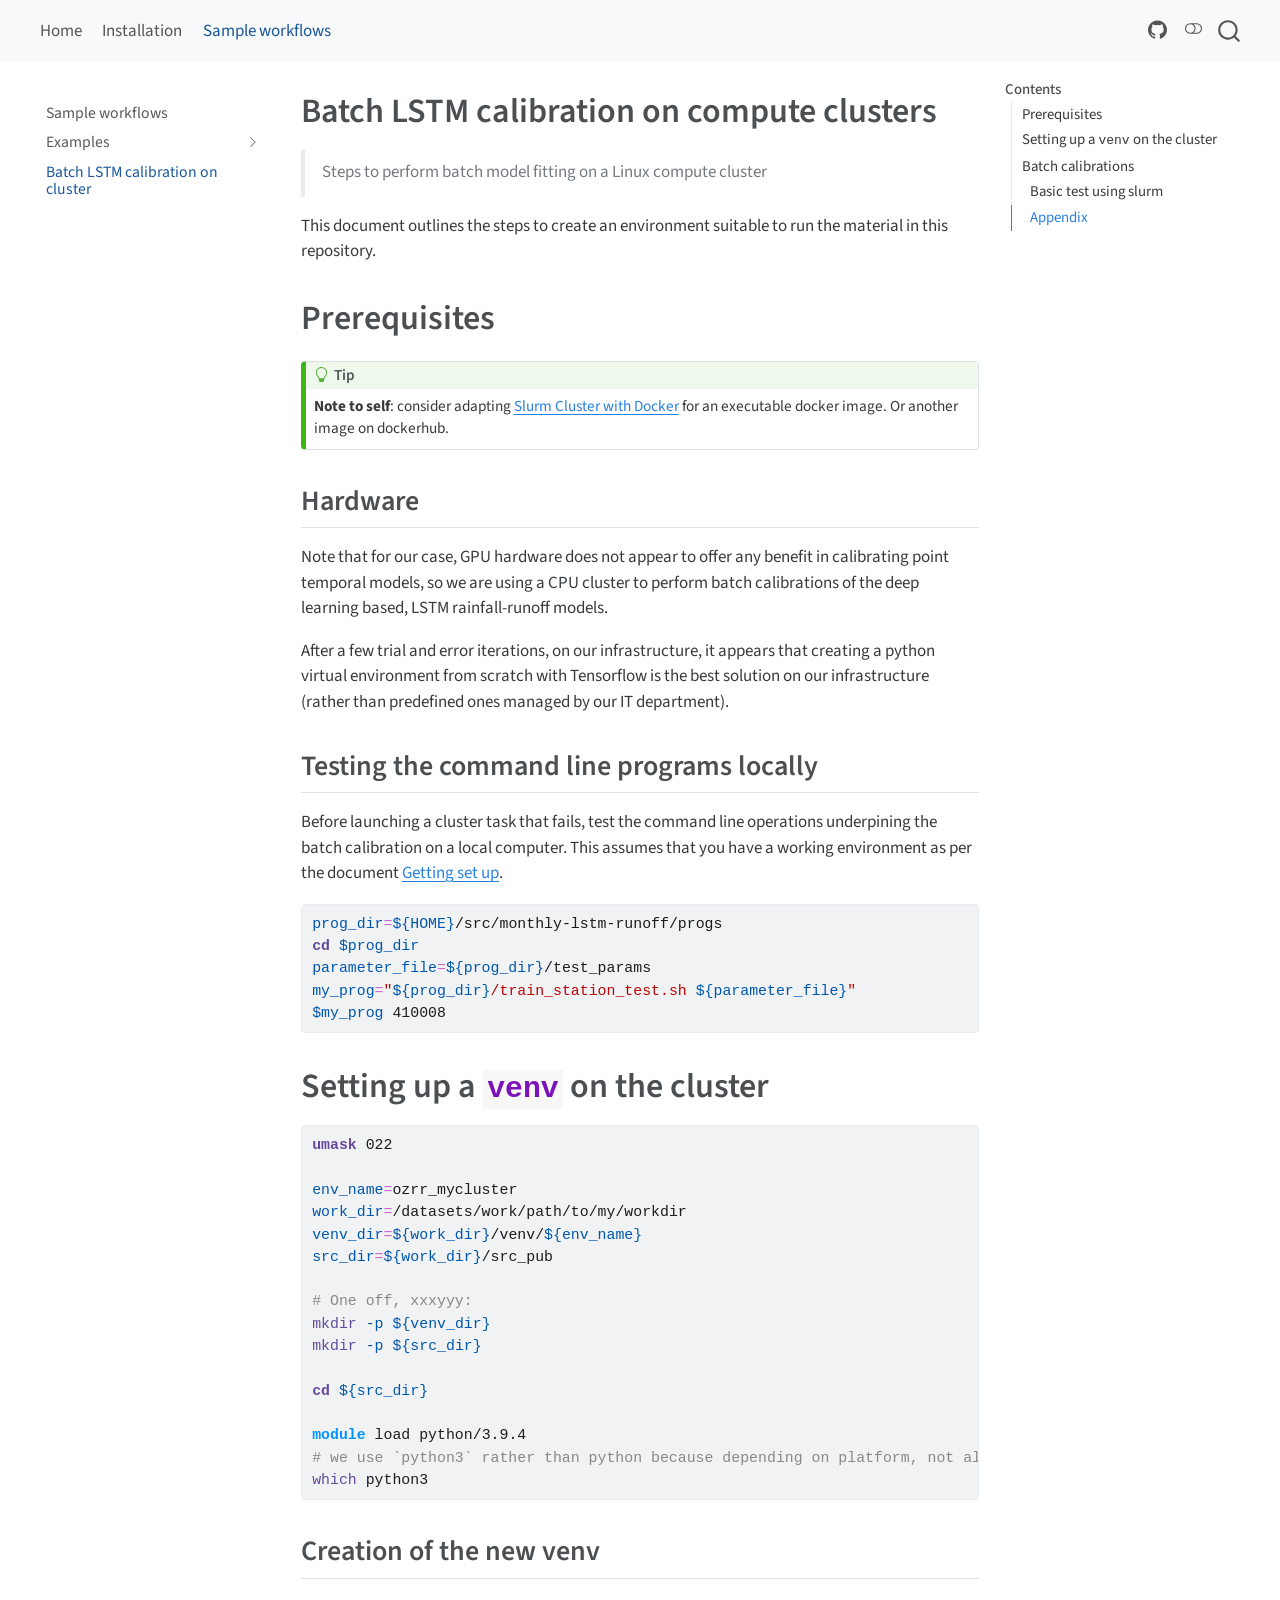
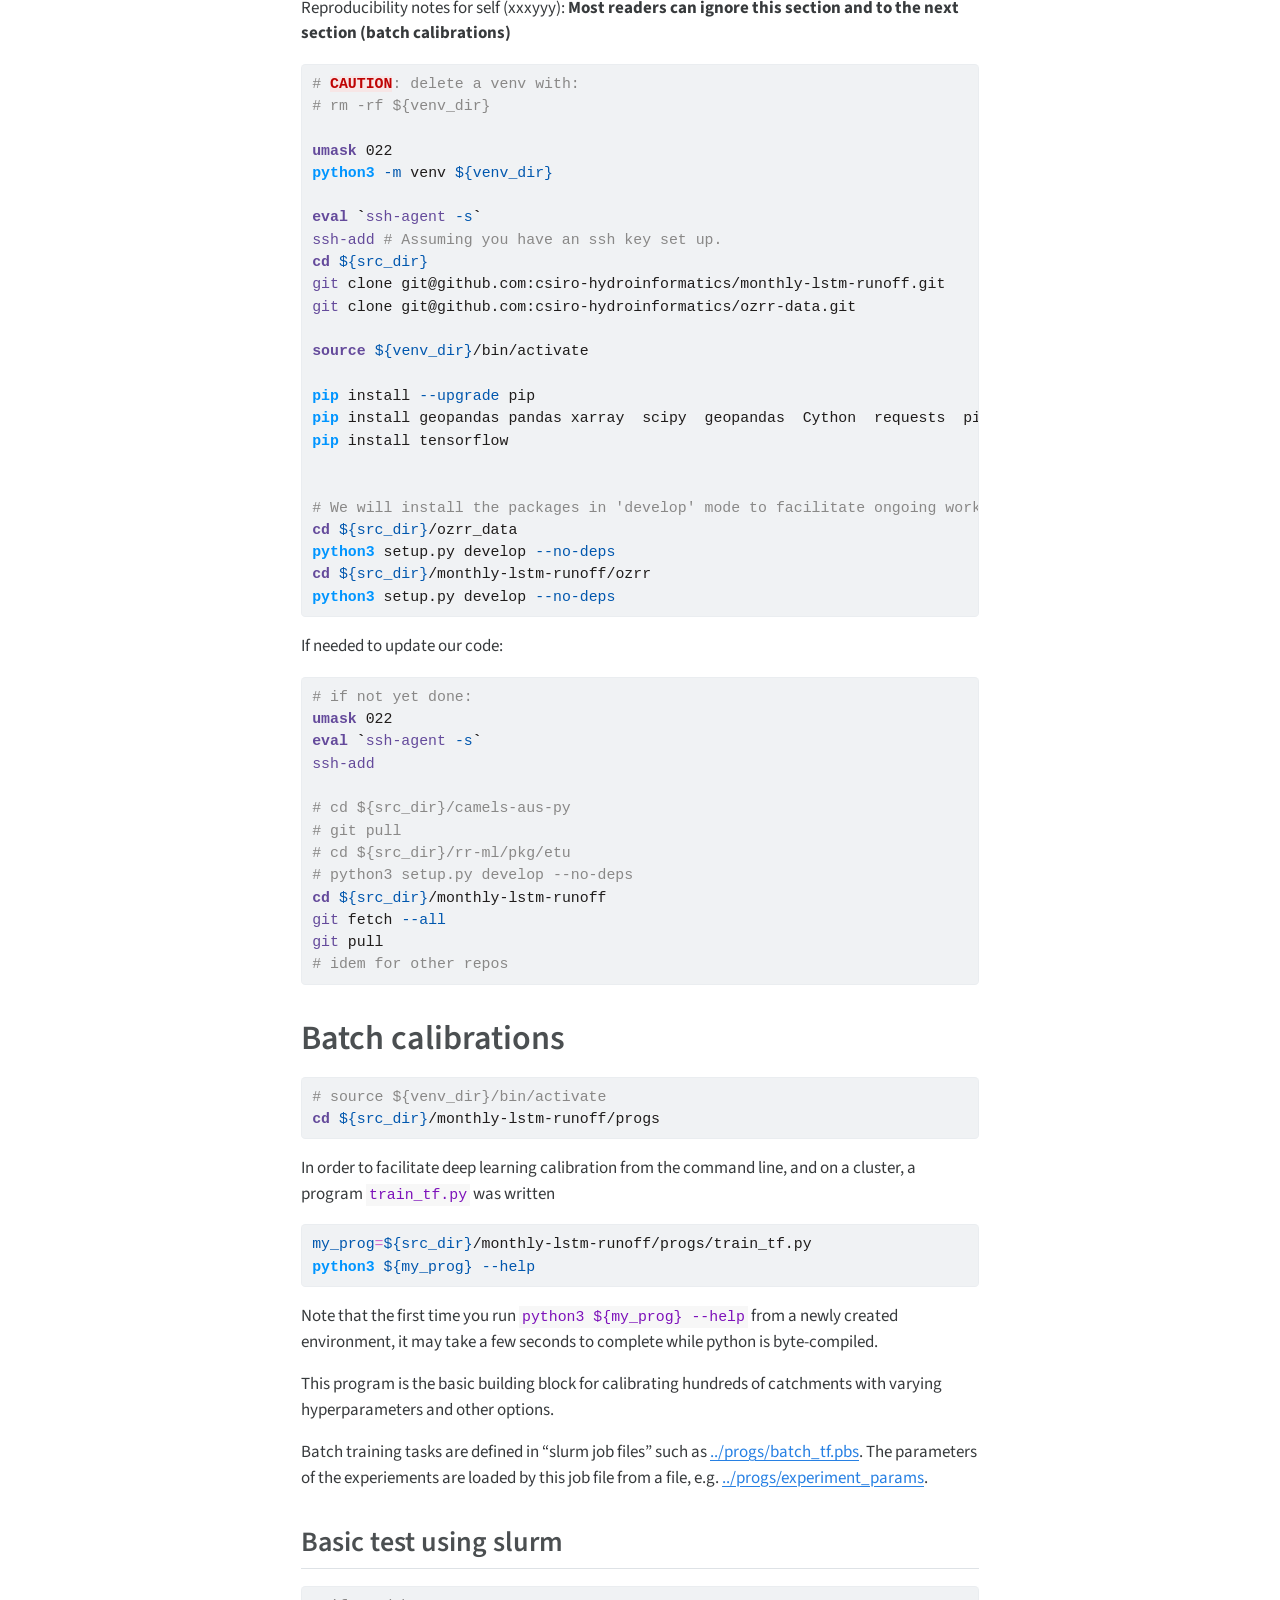
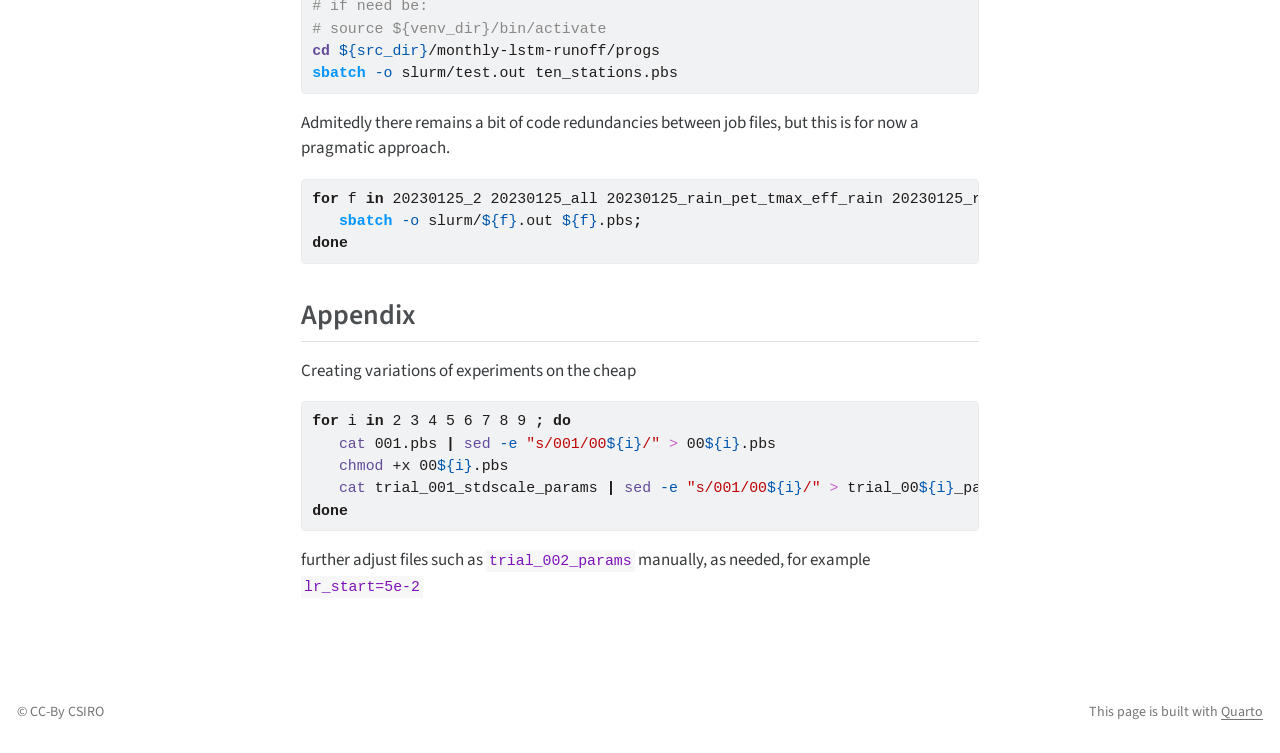
<file: batch-lstm-calibration.html>
<!DOCTYPE html>
<html xmlns="http://www.w3.org/1999/xhtml" lang="en" xml:lang="en"><head>

<meta charset="utf-8">
<meta name="generator" content="quarto-1.4.358">

<meta name="viewport" content="width=device-width, initial-scale=1.0, user-scalable=yes">


<title>Monthly runoff LSTM - Batch LSTM calibration on compute clusters</title>
<style>
code{white-space: pre-wrap;}
span.smallcaps{font-variant: small-caps;}
div.columns{display: flex; gap: min(4vw, 1.5em);}
div.column{flex: auto; overflow-x: auto;}
div.hanging-indent{margin-left: 1.5em; text-indent: -1.5em;}
ul.task-list{list-style: none;}
ul.task-list li input[type="checkbox"] {
  width: 0.8em;
  margin: 0 0.8em 0.2em -1em; /* quarto-specific, see https://github.com/quarto-dev/quarto-cli/issues/4556 */ 
  vertical-align: middle;
}
/* CSS for syntax highlighting */
pre > code.sourceCode { white-space: pre; position: relative; }
pre > code.sourceCode > span { line-height: 1.25; }
pre > code.sourceCode > span:empty { height: 1.2em; }
.sourceCode { overflow: visible; }
code.sourceCode > span { color: inherit; text-decoration: inherit; }
div.sourceCode { margin: 1em 0; }
pre.sourceCode { margin: 0; }
@media screen {
div.sourceCode { overflow: auto; }
}
@media print {
pre > code.sourceCode { white-space: pre-wrap; }
pre > code.sourceCode > span { text-indent: -5em; padding-left: 5em; }
}
pre.numberSource code
  { counter-reset: source-line 0; }
pre.numberSource code > span
  { position: relative; left: -4em; counter-increment: source-line; }
pre.numberSource code > span > a:first-child::before
  { content: counter(source-line);
    position: relative; left: -1em; text-align: right; vertical-align: baseline;
    border: none; display: inline-block;
    -webkit-touch-callout: none; -webkit-user-select: none;
    -khtml-user-select: none; -moz-user-select: none;
    -ms-user-select: none; user-select: none;
    padding: 0 4px; width: 4em;
  }
pre.numberSource { margin-left: 3em;  padding-left: 4px; }
div.sourceCode
  {   }
@media screen {
pre > code.sourceCode > span > a:first-child::before { text-decoration: underline; }
}
</style>


<script src="site_libs/quarto-nav/quarto-nav.js"></script>
<script src="site_libs/quarto-nav/headroom.min.js"></script>
<script src="site_libs/clipboard/clipboard.min.js"></script>
<script src="site_libs/quarto-search/autocomplete.umd.js"></script>
<script src="site_libs/quarto-search/fuse.min.js"></script>
<script src="site_libs/quarto-search/quarto-search.js"></script>
<meta name="quarto:offset" content="./">
<script src="site_libs/quarto-html/quarto.js"></script>
<script src="site_libs/quarto-html/popper.min.js"></script>
<script src="site_libs/quarto-html/tippy.umd.min.js"></script>
<script src="site_libs/quarto-html/anchor.min.js"></script>
<link href="site_libs/quarto-html/tippy.css" rel="stylesheet">
<link href="site_libs/quarto-html/quarto-syntax-highlighting.css" rel="stylesheet" class="quarto-color-scheme" id="quarto-text-highlighting-styles">
<link href="site_libs/quarto-html/quarto-syntax-highlighting-dark.css" rel="prefetch" class="quarto-color-scheme quarto-color-alternate" id="quarto-text-highlighting-styles">
<script src="site_libs/bootstrap/bootstrap.min.js"></script>
<link href="site_libs/bootstrap/bootstrap-icons.css" rel="stylesheet">
<link href="site_libs/bootstrap/bootstrap.min.css" rel="stylesheet" class="quarto-color-scheme" id="quarto-bootstrap" data-mode="light">
<link href="site_libs/bootstrap/bootstrap-dark.min.css" rel="prefetch" class="quarto-color-scheme quarto-color-alternate" id="quarto-bootstrap" data-mode="dark">
<script id="quarto-search-options" type="application/json">{
  "location": "navbar",
  "copy-button": false,
  "collapse-after": 3,
  "panel-placement": "end",
  "type": "overlay",
  "limit": 20,
  "keyboard-shortcut": [
    "f",
    "/",
    "s"
  ],
  "show-item-context": false,
  "language": {
    "search-no-results-text": "No results",
    "search-matching-documents-text": "matching documents",
    "search-copy-link-title": "Copy link to search",
    "search-hide-matches-text": "Hide additional matches",
    "search-more-match-text": "more match in this document",
    "search-more-matches-text": "more matches in this document",
    "search-clear-button-title": "Clear",
    "search-detached-cancel-button-title": "Cancel",
    "search-submit-button-title": "Submit",
    "search-label": "Search"
  }
}</script>


<link rel="stylesheet" href="styles.css">
</head>

<body class="nav-sidebar floating nav-fixed">

<div id="quarto-search-results"></div>
  <header id="quarto-header" class="headroom fixed-top">
    <nav class="navbar navbar-expand-lg navbar-dark ">
      <div class="navbar-container container-fluid">
            <div id="quarto-search" class="" title="Search"></div>
          <button class="navbar-toggler" type="button" data-bs-toggle="collapse" data-bs-target="#navbarCollapse" aria-controls="navbarCollapse" aria-expanded="false" aria-label="Toggle navigation" onclick="if (window.quartoToggleHeadroom) { window.quartoToggleHeadroom(); }">
  <span class="navbar-toggler-icon"></span>
</button>
          <div class="collapse navbar-collapse" id="navbarCollapse">
            <ul class="navbar-nav navbar-nav-scroll me-auto">
  <li class="nav-item">
    <a class="nav-link" href="./index.html"> 
<span class="menu-text">Home</span></a>
  </li>  
  <li class="nav-item">
    <a class="nav-link" href="./getting-set-up.html"> 
<span class="menu-text">Installation</span></a>
  </li>  
  <li class="nav-item">
    <a class="nav-link active" href="./documentation.html" aria-current="page"> 
<span class="menu-text">Sample workflows</span></a>
  </li>  
</ul>
            <ul class="navbar-nav navbar-nav-scroll ms-auto">
  <li class="nav-item compact">
    <a class="nav-link" href="https://github.com/csiro-hydroinformatics/monthly-lstm-runoff"> <i class="bi bi-github" role="img">
</i> 
<span class="menu-text"></span></a>
  </li>  
</ul>
          </div> <!-- /navcollapse -->
          <div class="quarto-navbar-tools">
  <a href="" class="quarto-color-scheme-toggle quarto-navigation-tool  px-1" onclick="window.quartoToggleColorScheme(); return false;" title="Toggle dark mode"><i class="bi"></i></a>
</div>
      </div> <!-- /container-fluid -->
    </nav>
  <nav class="quarto-secondary-nav">
    <div class="container-fluid d-flex">
      <button type="button" class="quarto-btn-toggle btn" data-bs-toggle="collapse" data-bs-target="#quarto-sidebar,#quarto-sidebar-glass" aria-controls="quarto-sidebar" aria-expanded="false" aria-label="Toggle sidebar navigation" onclick="if (window.quartoToggleHeadroom) { window.quartoToggleHeadroom(); }">
        <i class="bi bi-layout-text-sidebar-reverse"></i>
      </button>
        <nav class="quarto-page-breadcrumbs" aria-label="breadcrumb"><ol class="breadcrumb"><li class="breadcrumb-item"><a href="./batch-lstm-calibration.html">Batch LSTM calibration on cluster</a></li></ol></nav>
        <a class="flex-grow-1" role="button" data-bs-toggle="collapse" data-bs-target="#quarto-sidebar,#quarto-sidebar-glass" aria-controls="quarto-sidebar" aria-expanded="false" aria-label="Toggle sidebar navigation" onclick="if (window.quartoToggleHeadroom) { window.quartoToggleHeadroom(); }">      
        </a>
    </div>
  </nav>
</header>
<!-- content -->
<div id="quarto-content" class="quarto-container page-columns page-rows-contents page-layout-article page-navbar">
<!-- sidebar -->
  <nav id="quarto-sidebar" class="sidebar collapse collapse-horizontal sidebar-navigation floating overflow-auto">
    <div class="sidebar-menu-container"> 
    <ul class="list-unstyled mt-1">
        <li class="sidebar-item">
  <div class="sidebar-item-container"> 
  <a href="./documentation.html" class="sidebar-item-text sidebar-link">
 <span class="menu-text">Sample workflows</span></a>
  </div>
</li>
        <li class="sidebar-item sidebar-item-section">
      <div class="sidebar-item-container"> 
            <a class="sidebar-item-text sidebar-link text-start collapsed" data-bs-toggle="collapse" data-bs-target="#quarto-sidebar-section-1" aria-expanded="false">
 <span class="menu-text">Examples</span></a>
          <a class="sidebar-item-toggle text-start collapsed" data-bs-toggle="collapse" data-bs-target="#quarto-sidebar-section-1" aria-expanded="false" aria-label="Toggle section">
            <i class="bi bi-chevron-right ms-2"></i>
          </a> 
      </div>
      <ul id="quarto-sidebar-section-1" class="collapse list-unstyled sidebar-section depth1 ">  
          <li class="sidebar-item">
  <div class="sidebar-item-container"> 
  <a href="./notebooks/tf_models.html" class="sidebar-item-text sidebar-link">
 <span class="menu-text">Introduction to using the <code>ozrr</code> package</span></a>
  </div>
</li>
      </ul>
  </li>
        <li class="sidebar-item">
  <div class="sidebar-item-container"> 
  <a href="./batch-lstm-calibration.html" class="sidebar-item-text sidebar-link active">
 <span class="menu-text">Batch LSTM calibration on cluster</span></a>
  </div>
</li>
    </ul>
    </div>
</nav>
<div id="quarto-sidebar-glass" data-bs-toggle="collapse" data-bs-target="#quarto-sidebar,#quarto-sidebar-glass"></div>
<!-- margin-sidebar -->
    <div id="quarto-margin-sidebar" class="sidebar margin-sidebar">
        <nav id="TOC" role="doc-toc" class="toc-active">
    <h2 id="toc-title">Contents</h2>
   
  <ul>
  <li><a href="#prerequisites" id="toc-prerequisites" class="nav-link active" data-scroll-target="#prerequisites">Prerequisites</a>
  <ul class="collapse">
  <li><a href="#hardware" id="toc-hardware" class="nav-link" data-scroll-target="#hardware">Hardware</a></li>
  <li><a href="#testing-the-command-line-programs-locally" id="toc-testing-the-command-line-programs-locally" class="nav-link" data-scroll-target="#testing-the-command-line-programs-locally">Testing the command line programs locally</a></li>
  </ul></li>
  <li><a href="#setting-up-a-venv-on-the-cluster" id="toc-setting-up-a-venv-on-the-cluster" class="nav-link" data-scroll-target="#setting-up-a-venv-on-the-cluster">Setting up a <code>venv</code> on the cluster</a>
  <ul class="collapse">
  <li><a href="#creation-of-the-new-venv" id="toc-creation-of-the-new-venv" class="nav-link" data-scroll-target="#creation-of-the-new-venv">Creation of the new venv</a></li>
  </ul></li>
  <li><a href="#batch-calibrations" id="toc-batch-calibrations" class="nav-link" data-scroll-target="#batch-calibrations">Batch calibrations</a>
  <ul class="collapse">
  <li><a href="#basic-test-using-slurm" id="toc-basic-test-using-slurm" class="nav-link" data-scroll-target="#basic-test-using-slurm">Basic test using slurm</a></li>
  <li><a href="#appendix" id="toc-appendix" class="nav-link" data-scroll-target="#appendix">Appendix</a></li>
  </ul></li>
  </ul>
</nav>
    </div>
<!-- main -->
<main class="content" id="quarto-document-content">

<header id="title-block-header" class="quarto-title-block default">
<div class="quarto-title">
<h1 class="title">Batch LSTM calibration on compute clusters</h1>
</div>



<div class="quarto-title-meta">

    
  
    
  </div>
  


</header>

<blockquote class="blockquote">
<p>Steps to perform batch model fitting on a Linux compute cluster</p>
</blockquote>
<p>This document outlines the steps to create an environment suitable to run the material in this repository.</p>
<section id="prerequisites" class="level1">
<h1>Prerequisites</h1>
<div class="callout callout-style-default callout-tip callout-titled">
<div class="callout-header d-flex align-content-center">
<div class="callout-icon-container">
<i class="callout-icon"></i>
</div>
<div class="callout-title-container flex-fill">
Tip
</div>
</div>
<div class="callout-body-container callout-body">
<p><strong>Note to self</strong>: consider adapting <a href="https://medium.com/analytics-vidhya/slurm-cluster-with-docker-9f242deee601">Slurm Cluster with Docker</a> for an executable docker image. Or another image on dockerhub.</p>
</div>
</div>
<section id="hardware" class="level2">
<h2 class="anchored" data-anchor-id="hardware">Hardware</h2>
<p>Note that for our case, GPU hardware does not appear to offer any benefit in calibrating point temporal models, so we are using a CPU cluster to perform batch calibrations of the deep learning based, LSTM rainfall-runoff models.</p>
<p>After a few trial and error iterations, on our infrastructure, it appears that creating a python virtual environment from scratch with Tensorflow is the best solution on our infrastructure (rather than predefined ones managed by our IT department).</p>
</section>
<section id="testing-the-command-line-programs-locally" class="level2">
<h2 class="anchored" data-anchor-id="testing-the-command-line-programs-locally">Testing the command line programs locally</h2>
<p>Before launching a cluster task that fails, test the command line operations underpining the batch calibration on a local computer. This assumes that you have a working environment as per the document <a href="./getting-set-up.html">Getting set up</a>.</p>
<div class="sourceCode" id="cb1"><pre class="sourceCode sh code-with-copy"><code class="sourceCode bash"><span id="cb1-1"><a href="#cb1-1" aria-hidden="true" tabindex="-1"></a><span class="va">prog_dir</span><span class="op">=</span><span class="va">${HOME}</span>/src/monthly-lstm-runoff/progs</span>
<span id="cb1-2"><a href="#cb1-2" aria-hidden="true" tabindex="-1"></a><span class="bu">cd</span> <span class="va">$prog_dir</span></span>
<span id="cb1-3"><a href="#cb1-3" aria-hidden="true" tabindex="-1"></a><span class="va">parameter_file</span><span class="op">=</span><span class="va">${prog_dir}</span>/test_params</span>
<span id="cb1-4"><a href="#cb1-4" aria-hidden="true" tabindex="-1"></a><span class="va">my_prog</span><span class="op">=</span><span class="st">"</span><span class="va">${prog_dir}</span><span class="st">/train_station_test.sh </span><span class="va">${parameter_file}</span><span class="st">"</span></span>
<span id="cb1-5"><a href="#cb1-5" aria-hidden="true" tabindex="-1"></a><span class="va">$my_prog</span> 410008</span></code><button title="Copy to Clipboard" class="code-copy-button"><i class="bi"></i></button></pre></div>
</section>
</section>
<section id="setting-up-a-venv-on-the-cluster" class="level1">
<h1>Setting up a <code>venv</code> on the cluster</h1>
<div class="sourceCode" id="cb2"><pre class="sourceCode sh code-with-copy"><code class="sourceCode bash"><span id="cb2-1"><a href="#cb2-1" aria-hidden="true" tabindex="-1"></a><span class="bu">umask</span> 022</span>
<span id="cb2-2"><a href="#cb2-2" aria-hidden="true" tabindex="-1"></a></span>
<span id="cb2-3"><a href="#cb2-3" aria-hidden="true" tabindex="-1"></a><span class="va">env_name</span><span class="op">=</span>ozrr_mycluster</span>
<span id="cb2-4"><a href="#cb2-4" aria-hidden="true" tabindex="-1"></a><span class="va">work_dir</span><span class="op">=</span>/datasets/work/path/to/my/workdir</span>
<span id="cb2-5"><a href="#cb2-5" aria-hidden="true" tabindex="-1"></a><span class="va">venv_dir</span><span class="op">=</span><span class="va">${work_dir}</span>/venv/<span class="va">${env_name}</span></span>
<span id="cb2-6"><a href="#cb2-6" aria-hidden="true" tabindex="-1"></a><span class="va">src_dir</span><span class="op">=</span><span class="va">${work_dir}</span>/src_pub</span>
<span id="cb2-7"><a href="#cb2-7" aria-hidden="true" tabindex="-1"></a></span>
<span id="cb2-8"><a href="#cb2-8" aria-hidden="true" tabindex="-1"></a><span class="co"># One off, xxxyyy:</span></span>
<span id="cb2-9"><a href="#cb2-9" aria-hidden="true" tabindex="-1"></a><span class="fu">mkdir</span> <span class="at">-p</span> <span class="va">${venv_dir}</span></span>
<span id="cb2-10"><a href="#cb2-10" aria-hidden="true" tabindex="-1"></a><span class="fu">mkdir</span> <span class="at">-p</span> <span class="va">${src_dir}</span></span>
<span id="cb2-11"><a href="#cb2-11" aria-hidden="true" tabindex="-1"></a></span>
<span id="cb2-12"><a href="#cb2-12" aria-hidden="true" tabindex="-1"></a><span class="bu">cd</span> <span class="va">${src_dir}</span></span>
<span id="cb2-13"><a href="#cb2-13" aria-hidden="true" tabindex="-1"></a></span>
<span id="cb2-14"><a href="#cb2-14" aria-hidden="true" tabindex="-1"></a><span class="ex">module</span> load python/3.9.4</span>
<span id="cb2-15"><a href="#cb2-15" aria-hidden="true" tabindex="-1"></a><span class="co"># we use `python3` rather than python because depending on platform, not always equivalent. Some still have python pointing to python 2.7, so better be safe</span></span>
<span id="cb2-16"><a href="#cb2-16" aria-hidden="true" tabindex="-1"></a><span class="fu">which</span> python3</span></code><button title="Copy to Clipboard" class="code-copy-button"><i class="bi"></i></button></pre></div>
<section id="creation-of-the-new-venv" class="level2">
<h2 class="anchored" data-anchor-id="creation-of-the-new-venv">Creation of the new venv</h2>
<p>Reproducibility notes for self (xxxyyy): <strong>Most readers can ignore this section and to the next section (batch calibrations)</strong></p>
<div class="sourceCode" id="cb3"><pre class="sourceCode sh code-with-copy"><code class="sourceCode bash"><span id="cb3-1"><a href="#cb3-1" aria-hidden="true" tabindex="-1"></a><span class="co"># </span><span class="al">CAUTION</span><span class="co">: delete a venv with:</span></span>
<span id="cb3-2"><a href="#cb3-2" aria-hidden="true" tabindex="-1"></a><span class="co"># rm -rf ${venv_dir}</span></span>
<span id="cb3-3"><a href="#cb3-3" aria-hidden="true" tabindex="-1"></a></span>
<span id="cb3-4"><a href="#cb3-4" aria-hidden="true" tabindex="-1"></a><span class="bu">umask</span> 022</span>
<span id="cb3-5"><a href="#cb3-5" aria-hidden="true" tabindex="-1"></a><span class="ex">python3</span> <span class="at">-m</span> venv <span class="va">${venv_dir}</span></span>
<span id="cb3-6"><a href="#cb3-6" aria-hidden="true" tabindex="-1"></a></span>
<span id="cb3-7"><a href="#cb3-7" aria-hidden="true" tabindex="-1"></a><span class="bu">eval</span> <span class="kw">`</span><span class="fu">ssh-agent</span> <span class="at">-s</span><span class="kw">`</span></span>
<span id="cb3-8"><a href="#cb3-8" aria-hidden="true" tabindex="-1"></a><span class="fu">ssh-add</span> <span class="co"># Assuming you have an ssh key set up.</span></span>
<span id="cb3-9"><a href="#cb3-9" aria-hidden="true" tabindex="-1"></a><span class="bu">cd</span> <span class="va">${src_dir}</span></span>
<span id="cb3-10"><a href="#cb3-10" aria-hidden="true" tabindex="-1"></a><span class="fu">git</span> clone git@github.com:csiro-hydroinformatics/monthly-lstm-runoff.git</span>
<span id="cb3-11"><a href="#cb3-11" aria-hidden="true" tabindex="-1"></a><span class="fu">git</span> clone git@github.com:csiro-hydroinformatics/ozrr-data.git</span>
<span id="cb3-12"><a href="#cb3-12" aria-hidden="true" tabindex="-1"></a></span>
<span id="cb3-13"><a href="#cb3-13" aria-hidden="true" tabindex="-1"></a><span class="bu">source</span> <span class="va">${venv_dir}</span>/bin/activate</span>
<span id="cb3-14"><a href="#cb3-14" aria-hidden="true" tabindex="-1"></a></span>
<span id="cb3-15"><a href="#cb3-15" aria-hidden="true" tabindex="-1"></a><span class="ex">pip</span> install <span class="at">--upgrade</span> pip</span>
<span id="cb3-16"><a href="#cb3-16" aria-hidden="true" tabindex="-1"></a><span class="ex">pip</span> install geopandas pandas xarray  scipy  geopandas  Cython  requests  pillow  matplotlib cffi numpy jsonpickle netcdf4 scikit-learn</span>
<span id="cb3-17"><a href="#cb3-17" aria-hidden="true" tabindex="-1"></a><span class="ex">pip</span> install tensorflow</span>
<span id="cb3-18"><a href="#cb3-18" aria-hidden="true" tabindex="-1"></a></span>
<span id="cb3-19"><a href="#cb3-19" aria-hidden="true" tabindex="-1"></a></span>
<span id="cb3-20"><a href="#cb3-20" aria-hidden="true" tabindex="-1"></a><span class="co"># We will install the packages in 'develop' mode to facilitate ongoing work, as the code is likely to evolve continuously.</span></span>
<span id="cb3-21"><a href="#cb3-21" aria-hidden="true" tabindex="-1"></a><span class="bu">cd</span> <span class="va">${src_dir}</span>/ozrr_data</span>
<span id="cb3-22"><a href="#cb3-22" aria-hidden="true" tabindex="-1"></a><span class="ex">python3</span> setup.py develop <span class="at">--no-deps</span></span>
<span id="cb3-23"><a href="#cb3-23" aria-hidden="true" tabindex="-1"></a><span class="bu">cd</span> <span class="va">${src_dir}</span>/monthly-lstm-runoff/ozrr</span>
<span id="cb3-24"><a href="#cb3-24" aria-hidden="true" tabindex="-1"></a><span class="ex">python3</span> setup.py develop <span class="at">--no-deps</span></span></code><button title="Copy to Clipboard" class="code-copy-button"><i class="bi"></i></button></pre></div>
<p>If needed to update our code:</p>
<div class="sourceCode" id="cb4"><pre class="sourceCode sh code-with-copy"><code class="sourceCode bash"><span id="cb4-1"><a href="#cb4-1" aria-hidden="true" tabindex="-1"></a><span class="co"># if not yet done:</span></span>
<span id="cb4-2"><a href="#cb4-2" aria-hidden="true" tabindex="-1"></a><span class="bu">umask</span> 022</span>
<span id="cb4-3"><a href="#cb4-3" aria-hidden="true" tabindex="-1"></a><span class="bu">eval</span> <span class="kw">`</span><span class="fu">ssh-agent</span> <span class="at">-s</span><span class="kw">`</span></span>
<span id="cb4-4"><a href="#cb4-4" aria-hidden="true" tabindex="-1"></a><span class="fu">ssh-add</span></span>
<span id="cb4-5"><a href="#cb4-5" aria-hidden="true" tabindex="-1"></a></span>
<span id="cb4-6"><a href="#cb4-6" aria-hidden="true" tabindex="-1"></a><span class="co"># cd ${src_dir}/camels-aus-py</span></span>
<span id="cb4-7"><a href="#cb4-7" aria-hidden="true" tabindex="-1"></a><span class="co"># git pull</span></span>
<span id="cb4-8"><a href="#cb4-8" aria-hidden="true" tabindex="-1"></a><span class="co"># cd ${src_dir}/rr-ml/pkg/etu</span></span>
<span id="cb4-9"><a href="#cb4-9" aria-hidden="true" tabindex="-1"></a><span class="co"># python3 setup.py develop --no-deps</span></span>
<span id="cb4-10"><a href="#cb4-10" aria-hidden="true" tabindex="-1"></a><span class="bu">cd</span> <span class="va">${src_dir}</span>/monthly-lstm-runoff</span>
<span id="cb4-11"><a href="#cb4-11" aria-hidden="true" tabindex="-1"></a><span class="fu">git</span> fetch <span class="at">--all</span></span>
<span id="cb4-12"><a href="#cb4-12" aria-hidden="true" tabindex="-1"></a><span class="fu">git</span> pull</span>
<span id="cb4-13"><a href="#cb4-13" aria-hidden="true" tabindex="-1"></a><span class="co"># idem for other repos </span></span></code><button title="Copy to Clipboard" class="code-copy-button"><i class="bi"></i></button></pre></div>
</section>
</section>
<section id="batch-calibrations" class="level1">
<h1>Batch calibrations</h1>
<div class="sourceCode" id="cb5"><pre class="sourceCode sh code-with-copy"><code class="sourceCode bash"><span id="cb5-1"><a href="#cb5-1" aria-hidden="true" tabindex="-1"></a><span class="co"># source ${venv_dir}/bin/activate</span></span>
<span id="cb5-2"><a href="#cb5-2" aria-hidden="true" tabindex="-1"></a><span class="bu">cd</span> <span class="va">${src_dir}</span>/monthly-lstm-runoff/progs</span></code><button title="Copy to Clipboard" class="code-copy-button"><i class="bi"></i></button></pre></div>
<p>In order to facilitate deep learning calibration from the command line, and on a cluster, a program <code>train_tf.py</code> was written</p>
<div class="sourceCode" id="cb6"><pre class="sourceCode sh code-with-copy"><code class="sourceCode bash"><span id="cb6-1"><a href="#cb6-1" aria-hidden="true" tabindex="-1"></a><span class="va">my_prog</span><span class="op">=</span><span class="va">${src_dir}</span>/monthly-lstm-runoff/progs/train_tf.py</span>
<span id="cb6-2"><a href="#cb6-2" aria-hidden="true" tabindex="-1"></a><span class="ex">python3</span> <span class="va">${my_prog}</span> <span class="at">--help</span></span></code><button title="Copy to Clipboard" class="code-copy-button"><i class="bi"></i></button></pre></div>
<p>Note that the first time you run <code>python3 ${my_prog} --help</code> from a newly created environment, it may take a few seconds to complete while python is byte-compiled.</p>
<p>This program is the basic building block for calibrating hundreds of catchments with varying hyperparameters and other options.</p>
<p>Batch training tasks are defined in “slurm job files” such as <a href="../progs/batch_tf.pbs">../progs/batch_tf.pbs</a>. The parameters of the experiements are loaded by this job file from a file, e.g.&nbsp;<a href="../progs/experiment_params">../progs/experiment_params</a>.</p>
<section id="basic-test-using-slurm" class="level2">
<h2 class="anchored" data-anchor-id="basic-test-using-slurm">Basic test using slurm</h2>
<div class="sourceCode" id="cb7"><pre class="sourceCode sh code-with-copy"><code class="sourceCode bash"><span id="cb7-1"><a href="#cb7-1" aria-hidden="true" tabindex="-1"></a><span class="co"># if need be:</span></span>
<span id="cb7-2"><a href="#cb7-2" aria-hidden="true" tabindex="-1"></a><span class="co"># source ${venv_dir}/bin/activate</span></span>
<span id="cb7-3"><a href="#cb7-3" aria-hidden="true" tabindex="-1"></a><span class="bu">cd</span> <span class="va">${src_dir}</span>/monthly-lstm-runoff/progs</span>
<span id="cb7-4"><a href="#cb7-4" aria-hidden="true" tabindex="-1"></a><span class="ex">sbatch</span> <span class="at">-o</span> slurm/test.out ten_stations.pbs</span></code><button title="Copy to Clipboard" class="code-copy-button"><i class="bi"></i></button></pre></div>
<p>Admitedly there remains a bit of code redundancies between job files, but this is for now a pragmatic approach.</p>
<div class="sourceCode" id="cb8"><pre class="sourceCode sh code-with-copy"><code class="sourceCode bash"><span id="cb8-1"><a href="#cb8-1" aria-hidden="true" tabindex="-1"></a><span class="cf">for</span> f <span class="kw">in</span> 20230125_2 20230125_all 20230125_rain_pet_tmax_eff_rain 20230125_rain_pet_rainsur 20230125_rain_pet_eff_rain <span class="kw">;</span> <span class="cf">do</span></span>
<span id="cb8-2"><a href="#cb8-2" aria-hidden="true" tabindex="-1"></a>   <span class="ex">sbatch</span> <span class="at">-o</span> slurm/<span class="va">${f}</span>.out <span class="va">${f}</span>.pbs<span class="kw">;</span></span>
<span id="cb8-3"><a href="#cb8-3" aria-hidden="true" tabindex="-1"></a><span class="cf">done</span></span></code><button title="Copy to Clipboard" class="code-copy-button"><i class="bi"></i></button></pre></div>
</section>
<section id="appendix" class="level2">
<h2 class="anchored" data-anchor-id="appendix">Appendix</h2>
<p>Creating variations of experiments on the cheap</p>
<div class="sourceCode" id="cb9"><pre class="sourceCode sh code-with-copy"><code class="sourceCode bash"><span id="cb9-1"><a href="#cb9-1" aria-hidden="true" tabindex="-1"></a><span class="cf">for</span> i <span class="kw">in</span> 2 3 4 5 6 7 8 9 <span class="kw">;</span> <span class="cf">do</span></span>
<span id="cb9-2"><a href="#cb9-2" aria-hidden="true" tabindex="-1"></a>   <span class="fu">cat</span> 001.pbs <span class="kw">|</span> <span class="fu">sed</span> <span class="at">-e</span> <span class="st">"s/001/00</span><span class="va">${i}</span><span class="st">/"</span> <span class="op">&gt;</span> 00<span class="va">${i}</span>.pbs</span>
<span id="cb9-3"><a href="#cb9-3" aria-hidden="true" tabindex="-1"></a>   <span class="fu">chmod</span> +x 00<span class="va">${i}</span>.pbs</span>
<span id="cb9-4"><a href="#cb9-4" aria-hidden="true" tabindex="-1"></a>   <span class="fu">cat</span> trial_001_stdscale_params <span class="kw">|</span> <span class="fu">sed</span> <span class="at">-e</span> <span class="st">"s/001/00</span><span class="va">${i}</span><span class="st">/"</span> <span class="op">&gt;</span> trial_00<span class="va">${i}</span>_params</span>
<span id="cb9-5"><a href="#cb9-5" aria-hidden="true" tabindex="-1"></a><span class="cf">done</span></span></code><button title="Copy to Clipboard" class="code-copy-button"><i class="bi"></i></button></pre></div>
<p>further adjust files such as <code>trial_002_params</code> manually, as needed, for example <code>lr_start=5e-2</code></p>


</section>
</section>

</main> <!-- /main -->
<script id="quarto-html-after-body" type="application/javascript">
window.document.addEventListener("DOMContentLoaded", function (event) {
  const toggleBodyColorMode = (bsSheetEl) => {
    const mode = bsSheetEl.getAttribute("data-mode");
    const bodyEl = window.document.querySelector("body");
    if (mode === "dark") {
      bodyEl.classList.add("quarto-dark");
      bodyEl.classList.remove("quarto-light");
    } else {
      bodyEl.classList.add("quarto-light");
      bodyEl.classList.remove("quarto-dark");
    }
  }
  const toggleBodyColorPrimary = () => {
    const bsSheetEl = window.document.querySelector("link#quarto-bootstrap");
    if (bsSheetEl) {
      toggleBodyColorMode(bsSheetEl);
    }
  }
  toggleBodyColorPrimary();  
  const disableStylesheet = (stylesheets) => {
    for (let i=0; i < stylesheets.length; i++) {
      const stylesheet = stylesheets[i];
      stylesheet.rel = 'prefetch';
    }
  }
  const enableStylesheet = (stylesheets) => {
    for (let i=0; i < stylesheets.length; i++) {
      const stylesheet = stylesheets[i];
      stylesheet.rel = 'stylesheet';
    }
  }
  const manageTransitions = (selector, allowTransitions) => {
    const els = window.document.querySelectorAll(selector);
    for (let i=0; i < els.length; i++) {
      const el = els[i];
      if (allowTransitions) {
        el.classList.remove('notransition');
      } else {
        el.classList.add('notransition');
      }
    }
  }
  const toggleGiscusIfUsed = (isAlternate, darkModeDefault) => {
    const baseTheme = document.querySelector('#giscus-base-theme')?.value ?? 'light';
    const alternateTheme = document.querySelector('#giscus-alt-theme')?.value ?? 'dark';
    let newTheme = '';
    if(darkModeDefault) {
      newTheme = isAlternate ? baseTheme : alternateTheme;
    } else {
      newTheme = isAlternate ? alternateTheme : baseTheme;
    }
    const changeGiscusTheme = () => {
      // From: https://github.com/giscus/giscus/issues/336
      const sendMessage = (message) => {
        const iframe = document.querySelector('iframe.giscus-frame');
        if (!iframe) return;
        iframe.contentWindow.postMessage({ giscus: message }, 'https://giscus.app');
      }
      sendMessage({
        setConfig: {
          theme: newTheme
        }
      });
    }
    const isGiscussLoaded = window.document.querySelector('iframe.giscus-frame') !== null;
    if (isGiscussLoaded) {
      changeGiscusTheme();
    }
  }
  const toggleColorMode = (alternate) => {
    // Switch the stylesheets
    const alternateStylesheets = window.document.querySelectorAll('link.quarto-color-scheme.quarto-color-alternate');
    manageTransitions('#quarto-margin-sidebar .nav-link', false);
    if (alternate) {
      enableStylesheet(alternateStylesheets);
      for (const sheetNode of alternateStylesheets) {
        if (sheetNode.id === "quarto-bootstrap") {
          toggleBodyColorMode(sheetNode);
        }
      }
    } else {
      disableStylesheet(alternateStylesheets);
      toggleBodyColorPrimary();
    }
    manageTransitions('#quarto-margin-sidebar .nav-link', true);
    // Switch the toggles
    const toggles = window.document.querySelectorAll('.quarto-color-scheme-toggle');
    for (let i=0; i < toggles.length; i++) {
      const toggle = toggles[i];
      if (toggle) {
        if (alternate) {
          toggle.classList.add("alternate");     
        } else {
          toggle.classList.remove("alternate");
        }
      }
    }
    // Hack to workaround the fact that safari doesn't
    // properly recolor the scrollbar when toggling (#1455)
    if (navigator.userAgent.indexOf('Safari') > 0 && navigator.userAgent.indexOf('Chrome') == -1) {
      manageTransitions("body", false);
      window.scrollTo(0, 1);
      setTimeout(() => {
        window.scrollTo(0, 0);
        manageTransitions("body", true);
      }, 40);  
    }
  }
  const isFileUrl = () => { 
    return window.location.protocol === 'file:';
  }
  const hasAlternateSentinel = () => {  
    let styleSentinel = getColorSchemeSentinel();
    if (styleSentinel !== null) {
      return styleSentinel === "alternate";
    } else {
      return false;
    }
  }
  const setStyleSentinel = (alternate) => {
    const value = alternate ? "alternate" : "default";
    if (!isFileUrl()) {
      window.localStorage.setItem("quarto-color-scheme", value);
    } else {
      localAlternateSentinel = value;
    }
  }
  const getColorSchemeSentinel = () => {
    if (!isFileUrl()) {
      const storageValue = window.localStorage.getItem("quarto-color-scheme");
      return storageValue != null ? storageValue : localAlternateSentinel;
    } else {
      return localAlternateSentinel;
    }
  }
  const darkModeDefault = false;
  let localAlternateSentinel = darkModeDefault ? 'alternate' : 'default';
  // Dark / light mode switch
  window.quartoToggleColorScheme = () => {
    // Read the current dark / light value 
    let toAlternate = !hasAlternateSentinel();
    toggleColorMode(toAlternate);
    setStyleSentinel(toAlternate);
    toggleGiscusIfUsed(toAlternate, darkModeDefault);
  };
  // Ensure there is a toggle, if there isn't float one in the top right
  if (window.document.querySelector('.quarto-color-scheme-toggle') === null) {
    const a = window.document.createElement('a');
    a.classList.add('top-right');
    a.classList.add('quarto-color-scheme-toggle');
    a.href = "";
    a.onclick = function() { try { window.quartoToggleColorScheme(); } catch {} return false; };
    const i = window.document.createElement("i");
    i.classList.add('bi');
    a.appendChild(i);
    window.document.body.appendChild(a);
  }
  // Switch to dark mode if need be
  if (hasAlternateSentinel()) {
    toggleColorMode(true);
  } else {
    toggleColorMode(false);
  }
  const icon = "";
  const anchorJS = new window.AnchorJS();
  anchorJS.options = {
    placement: 'right',
    icon: icon
  };
  anchorJS.add('.anchored');
  const isCodeAnnotation = (el) => {
    for (const clz of el.classList) {
      if (clz.startsWith('code-annotation-')) {                     
        return true;
      }
    }
    return false;
  }
  const clipboard = new window.ClipboardJS('.code-copy-button', {
    text: function(trigger) {
      const codeEl = trigger.previousElementSibling.cloneNode(true);
      for (const childEl of codeEl.children) {
        if (isCodeAnnotation(childEl)) {
          childEl.remove();
        }
      }
      return codeEl.innerText;
    }
  });
  clipboard.on('success', function(e) {
    // button target
    const button = e.trigger;
    // don't keep focus
    button.blur();
    // flash "checked"
    button.classList.add('code-copy-button-checked');
    var currentTitle = button.getAttribute("title");
    button.setAttribute("title", "Copied!");
    let tooltip;
    if (window.bootstrap) {
      button.setAttribute("data-bs-toggle", "tooltip");
      button.setAttribute("data-bs-placement", "left");
      button.setAttribute("data-bs-title", "Copied!");
      tooltip = new bootstrap.Tooltip(button, 
        { trigger: "manual", 
          customClass: "code-copy-button-tooltip",
          offset: [0, -8]});
      tooltip.show();    
    }
    setTimeout(function() {
      if (tooltip) {
        tooltip.hide();
        button.removeAttribute("data-bs-title");
        button.removeAttribute("data-bs-toggle");
        button.removeAttribute("data-bs-placement");
      }
      button.setAttribute("title", currentTitle);
      button.classList.remove('code-copy-button-checked');
    }, 1000);
    // clear code selection
    e.clearSelection();
  });
  function tippyHover(el, contentFn, onTriggerFn, onUntriggerFn) {
    const config = {
      allowHTML: true,
      maxWidth: 500,
      delay: 100,
      arrow: false,
      appendTo: function(el) {
          return el.parentElement;
      },
      interactive: true,
      interactiveBorder: 10,
      theme: 'quarto',
      placement: 'bottom-start',
    };
    if (contentFn) {
      config.content = contentFn;
    }
    if (onTriggerFn) {
      config.onTrigger = onTriggerFn;
    }
    if (onUntriggerFn) {
      config.onUntrigger = onUntriggerFn;
    }
    window.tippy(el, config); 
  }
  const noterefs = window.document.querySelectorAll('a[role="doc-noteref"]');
  for (var i=0; i<noterefs.length; i++) {
    const ref = noterefs[i];
    tippyHover(ref, function() {
      // use id or data attribute instead here
      let href = ref.getAttribute('data-footnote-href') || ref.getAttribute('href');
      try { href = new URL(href).hash; } catch {}
      const id = href.replace(/^#\/?/, "");
      const note = window.document.getElementById(id);
      return note.innerHTML;
    });
  }
  const xrefs = window.document.querySelectorAll('a.quarto-xref');
  const processXRef = (id, note) => {
    // Strip column container classes
    const stripColumnClz = (el) => {
      el.classList.remove("page-full", "page-columns");
      if (el.children) {
        for (const child of el.children) {
          stripColumnClz(child);
        }
      }
    }
    stripColumnClz(note)
    if (id.startsWith('sec-')) {
      // Special case sections, only their first couple elements
      const container = document.createElement("div");
      if (note.children && note.children.length > 2) {
        for (let i = 0; i < 2; i++) {
          container.appendChild(note.children[i].cloneNode(true));
        }
        return container.innerHTML
      } else {
        return note.innerHTML;
      }
    } else {
      // Remove any anchor links if they are present
      const anchorLink = note.querySelector('a.anchorjs-link');
      if (anchorLink) {
        anchorLink.remove();
      }
      return note.innerHTML;
    }
  }
  for (var i=0; i<xrefs.length; i++) {
    const xref = xrefs[i];
    tippyHover(xref, undefined, function(instance) {
      instance.disable();
      let url = xref.getAttribute('href');
      let hash = undefined; 
      if (url.startsWith('#')) {
        hash = url;
      } else {
        try { hash = new URL(url).hash; } catch {}
      }
      if (hash) {
        const id = hash.replace(/^#\/?/, "");
        const note = window.document.getElementById(id);
        if (note !== null) {
          try {
            const html = processXRef(id, note.cloneNode(true));
            instance.setContent(html);
          } finally {
            instance.enable();
            instance.show();
          }
        } else {
          // See if we can fetch this
          fetch(url.split('#')[0])
          .then(res => res.text())
          .then(html => {
            const parser = new DOMParser();
            const htmlDoc = parser.parseFromString(html, "text/html");
            const note = htmlDoc.getElementById(id);
            if (note !== null) {
              const html = processXRef(id, note);
              instance.setContent(html);
            } 
          }).finally(() => {
            instance.enable();
            instance.show();
          });
        }
      }
    }, function(instance) {
    });
  }
      let selectedAnnoteEl;
      const selectorForAnnotation = ( cell, annotation) => {
        let cellAttr = 'data-code-cell="' + cell + '"';
        let lineAttr = 'data-code-annotation="' +  annotation + '"';
        const selector = 'span[' + cellAttr + '][' + lineAttr + ']';
        return selector;
      }
      const selectCodeLines = (annoteEl) => {
        const doc = window.document;
        const targetCell = annoteEl.getAttribute("data-target-cell");
        const targetAnnotation = annoteEl.getAttribute("data-target-annotation");
        const annoteSpan = window.document.querySelector(selectorForAnnotation(targetCell, targetAnnotation));
        const lines = annoteSpan.getAttribute("data-code-lines").split(",");
        const lineIds = lines.map((line) => {
          return targetCell + "-" + line;
        })
        let top = null;
        let height = null;
        let parent = null;
        if (lineIds.length > 0) {
            //compute the position of the single el (top and bottom and make a div)
            const el = window.document.getElementById(lineIds[0]);
            top = el.offsetTop;
            height = el.offsetHeight;
            parent = el.parentElement.parentElement;
          if (lineIds.length > 1) {
            const lastEl = window.document.getElementById(lineIds[lineIds.length - 1]);
            const bottom = lastEl.offsetTop + lastEl.offsetHeight;
            height = bottom - top;
          }
          if (top !== null && height !== null && parent !== null) {
            // cook up a div (if necessary) and position it 
            let div = window.document.getElementById("code-annotation-line-highlight");
            if (div === null) {
              div = window.document.createElement("div");
              div.setAttribute("id", "code-annotation-line-highlight");
              div.style.position = 'absolute';
              parent.appendChild(div);
            }
            div.style.top = top - 2 + "px";
            div.style.height = height + 4 + "px";
            div.style.left = 0;
            let gutterDiv = window.document.getElementById("code-annotation-line-highlight-gutter");
            if (gutterDiv === null) {
              gutterDiv = window.document.createElement("div");
              gutterDiv.setAttribute("id", "code-annotation-line-highlight-gutter");
              gutterDiv.style.position = 'absolute';
              const codeCell = window.document.getElementById(targetCell);
              const gutter = codeCell.querySelector('.code-annotation-gutter');
              gutter.appendChild(gutterDiv);
            }
            gutterDiv.style.top = top - 2 + "px";
            gutterDiv.style.height = height + 4 + "px";
          }
          selectedAnnoteEl = annoteEl;
        }
      };
      const unselectCodeLines = () => {
        const elementsIds = ["code-annotation-line-highlight", "code-annotation-line-highlight-gutter"];
        elementsIds.forEach((elId) => {
          const div = window.document.getElementById(elId);
          if (div) {
            div.remove();
          }
        });
        selectedAnnoteEl = undefined;
      };
        // Handle positioning of the toggle
    window.addEventListener(
      "resize",
      throttle(() => {
        console.log("RESIZE");
        elRect = undefined;
        if (selectedAnnoteEl) {
          selectCodeLines(selectedAnnoteEl);
        }
      }, 10)
    );
    function throttle(fn, ms) {
    let throttle = false;
    let timer;
      return (...args) => {
        if(!throttle) { // first call gets through
            fn.apply(this, args);
            throttle = true;
        } else { // all the others get throttled
            if(timer) clearTimeout(timer); // cancel #2
            timer = setTimeout(() => {
              fn.apply(this, args);
              timer = throttle = false;
            }, ms);
        }
      };
    }
      // Attach click handler to the DT
      const annoteDls = window.document.querySelectorAll('dt[data-target-cell]');
      for (const annoteDlNode of annoteDls) {
        annoteDlNode.addEventListener('click', (event) => {
          const clickedEl = event.target;
          if (clickedEl !== selectedAnnoteEl) {
            unselectCodeLines();
            const activeEl = window.document.querySelector('dt[data-target-cell].code-annotation-active');
            if (activeEl) {
              activeEl.classList.remove('code-annotation-active');
            }
            selectCodeLines(clickedEl);
            clickedEl.classList.add('code-annotation-active');
          } else {
            // Unselect the line
            unselectCodeLines();
            clickedEl.classList.remove('code-annotation-active');
          }
        });
      }
  const findCites = (el) => {
    const parentEl = el.parentElement;
    if (parentEl) {
      const cites = parentEl.dataset.cites;
      if (cites) {
        return {
          el,
          cites: cites.split(' ')
        };
      } else {
        return findCites(el.parentElement)
      }
    } else {
      return undefined;
    }
  };
  var bibliorefs = window.document.querySelectorAll('a[role="doc-biblioref"]');
  for (var i=0; i<bibliorefs.length; i++) {
    const ref = bibliorefs[i];
    const citeInfo = findCites(ref);
    if (citeInfo) {
      tippyHover(citeInfo.el, function() {
        var popup = window.document.createElement('div');
        citeInfo.cites.forEach(function(cite) {
          var citeDiv = window.document.createElement('div');
          citeDiv.classList.add('hanging-indent');
          citeDiv.classList.add('csl-entry');
          var biblioDiv = window.document.getElementById('ref-' + cite);
          if (biblioDiv) {
            citeDiv.innerHTML = biblioDiv.innerHTML;
          }
          popup.appendChild(citeDiv);
        });
        return popup.innerHTML;
      });
    }
  }
});
</script>
</div> <!-- /content -->
<footer class="footer">
  <div class="nav-footer">
    <div class="nav-footer-left">
<p>© CC-By CSIRO</p>
</div>   
    <div class="nav-footer-center">
      &nbsp;
    </div>
    <div class="nav-footer-right">
<p>This page is built with <a href="https://quarto.org/">Quarto</a></p>
</div>
  </div>
</footer>




</body></html>
</file>
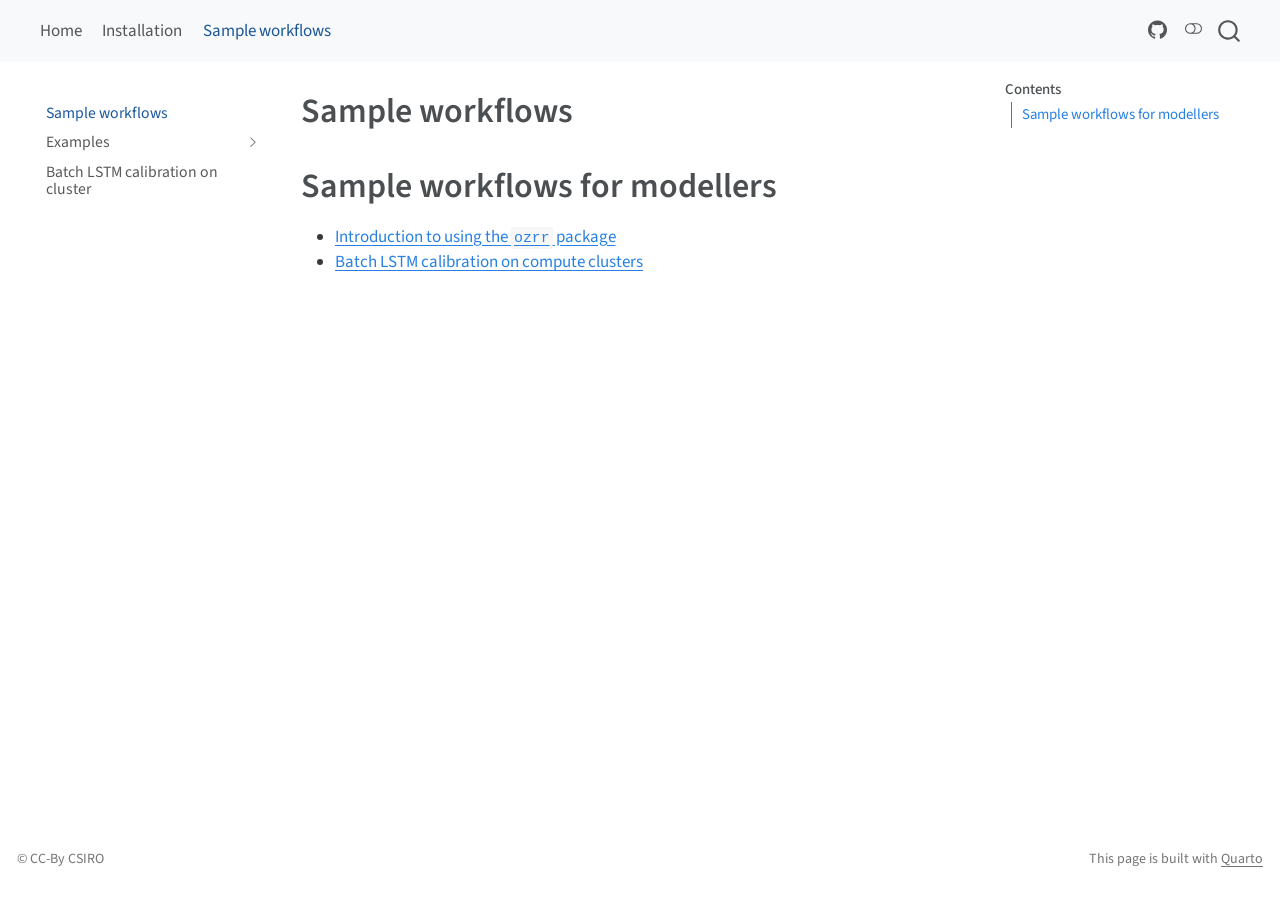
<file: documentation.html>
<!DOCTYPE html>
<html xmlns="http://www.w3.org/1999/xhtml" lang="en" xml:lang="en"><head>

<meta charset="utf-8">
<meta name="generator" content="quarto-1.4.358">

<meta name="viewport" content="width=device-width, initial-scale=1.0, user-scalable=yes">


<title>Monthly runoff LSTM - Sample workflows</title>
<style>
code{white-space: pre-wrap;}
span.smallcaps{font-variant: small-caps;}
div.columns{display: flex; gap: min(4vw, 1.5em);}
div.column{flex: auto; overflow-x: auto;}
div.hanging-indent{margin-left: 1.5em; text-indent: -1.5em;}
ul.task-list{list-style: none;}
ul.task-list li input[type="checkbox"] {
  width: 0.8em;
  margin: 0 0.8em 0.2em -1em; /* quarto-specific, see https://github.com/quarto-dev/quarto-cli/issues/4556 */ 
  vertical-align: middle;
}
</style>


<script src="site_libs/quarto-nav/quarto-nav.js"></script>
<script src="site_libs/quarto-nav/headroom.min.js"></script>
<script src="site_libs/clipboard/clipboard.min.js"></script>
<script src="site_libs/quarto-search/autocomplete.umd.js"></script>
<script src="site_libs/quarto-search/fuse.min.js"></script>
<script src="site_libs/quarto-search/quarto-search.js"></script>
<meta name="quarto:offset" content="./">
<script src="site_libs/quarto-html/quarto.js"></script>
<script src="site_libs/quarto-html/popper.min.js"></script>
<script src="site_libs/quarto-html/tippy.umd.min.js"></script>
<script src="site_libs/quarto-html/anchor.min.js"></script>
<link href="site_libs/quarto-html/tippy.css" rel="stylesheet">
<link href="site_libs/quarto-html/quarto-syntax-highlighting.css" rel="stylesheet" class="quarto-color-scheme" id="quarto-text-highlighting-styles">
<link href="site_libs/quarto-html/quarto-syntax-highlighting-dark.css" rel="prefetch" class="quarto-color-scheme quarto-color-alternate" id="quarto-text-highlighting-styles">
<script src="site_libs/bootstrap/bootstrap.min.js"></script>
<link href="site_libs/bootstrap/bootstrap-icons.css" rel="stylesheet">
<link href="site_libs/bootstrap/bootstrap.min.css" rel="stylesheet" class="quarto-color-scheme" id="quarto-bootstrap" data-mode="light">
<link href="site_libs/bootstrap/bootstrap-dark.min.css" rel="prefetch" class="quarto-color-scheme quarto-color-alternate" id="quarto-bootstrap" data-mode="dark">
<script id="quarto-search-options" type="application/json">{
  "location": "navbar",
  "copy-button": false,
  "collapse-after": 3,
  "panel-placement": "end",
  "type": "overlay",
  "limit": 20,
  "keyboard-shortcut": [
    "f",
    "/",
    "s"
  ],
  "show-item-context": false,
  "language": {
    "search-no-results-text": "No results",
    "search-matching-documents-text": "matching documents",
    "search-copy-link-title": "Copy link to search",
    "search-hide-matches-text": "Hide additional matches",
    "search-more-match-text": "more match in this document",
    "search-more-matches-text": "more matches in this document",
    "search-clear-button-title": "Clear",
    "search-detached-cancel-button-title": "Cancel",
    "search-submit-button-title": "Submit",
    "search-label": "Search"
  }
}</script>


<link rel="stylesheet" href="styles.css">
</head>

<body class="nav-sidebar floating nav-fixed">

<div id="quarto-search-results"></div>
  <header id="quarto-header" class="headroom fixed-top">
    <nav class="navbar navbar-expand-lg navbar-dark ">
      <div class="navbar-container container-fluid">
            <div id="quarto-search" class="" title="Search"></div>
          <button class="navbar-toggler" type="button" data-bs-toggle="collapse" data-bs-target="#navbarCollapse" aria-controls="navbarCollapse" aria-expanded="false" aria-label="Toggle navigation" onclick="if (window.quartoToggleHeadroom) { window.quartoToggleHeadroom(); }">
  <span class="navbar-toggler-icon"></span>
</button>
          <div class="collapse navbar-collapse" id="navbarCollapse">
            <ul class="navbar-nav navbar-nav-scroll me-auto">
  <li class="nav-item">
    <a class="nav-link" href="./index.html"> 
<span class="menu-text">Home</span></a>
  </li>  
  <li class="nav-item">
    <a class="nav-link" href="./getting-set-up.html"> 
<span class="menu-text">Installation</span></a>
  </li>  
  <li class="nav-item">
    <a class="nav-link active" href="./documentation.html" aria-current="page"> 
<span class="menu-text">Sample workflows</span></a>
  </li>  
</ul>
            <ul class="navbar-nav navbar-nav-scroll ms-auto">
  <li class="nav-item compact">
    <a class="nav-link" href="https://github.com/csiro-hydroinformatics/monthly-lstm-runoff"> <i class="bi bi-github" role="img">
</i> 
<span class="menu-text"></span></a>
  </li>  
</ul>
          </div> <!-- /navcollapse -->
          <div class="quarto-navbar-tools">
  <a href="" class="quarto-color-scheme-toggle quarto-navigation-tool  px-1" onclick="window.quartoToggleColorScheme(); return false;" title="Toggle dark mode"><i class="bi"></i></a>
</div>
      </div> <!-- /container-fluid -->
    </nav>
  <nav class="quarto-secondary-nav">
    <div class="container-fluid d-flex">
      <button type="button" class="quarto-btn-toggle btn" data-bs-toggle="collapse" data-bs-target="#quarto-sidebar,#quarto-sidebar-glass" aria-controls="quarto-sidebar" aria-expanded="false" aria-label="Toggle sidebar navigation" onclick="if (window.quartoToggleHeadroom) { window.quartoToggleHeadroom(); }">
        <i class="bi bi-layout-text-sidebar-reverse"></i>
      </button>
        <nav class="quarto-page-breadcrumbs" aria-label="breadcrumb"><ol class="breadcrumb"><li class="breadcrumb-item"><a href="./documentation.html">Sample workflows</a></li></ol></nav>
        <a class="flex-grow-1" role="button" data-bs-toggle="collapse" data-bs-target="#quarto-sidebar,#quarto-sidebar-glass" aria-controls="quarto-sidebar" aria-expanded="false" aria-label="Toggle sidebar navigation" onclick="if (window.quartoToggleHeadroom) { window.quartoToggleHeadroom(); }">      
        </a>
    </div>
  </nav>
</header>
<!-- content -->
<div id="quarto-content" class="quarto-container page-columns page-rows-contents page-layout-article page-navbar">
<!-- sidebar -->
  <nav id="quarto-sidebar" class="sidebar collapse collapse-horizontal sidebar-navigation floating overflow-auto">
    <div class="sidebar-menu-container"> 
    <ul class="list-unstyled mt-1">
        <li class="sidebar-item">
  <div class="sidebar-item-container"> 
  <a href="./documentation.html" class="sidebar-item-text sidebar-link active">
 <span class="menu-text">Sample workflows</span></a>
  </div>
</li>
        <li class="sidebar-item sidebar-item-section">
      <div class="sidebar-item-container"> 
            <a class="sidebar-item-text sidebar-link text-start collapsed" data-bs-toggle="collapse" data-bs-target="#quarto-sidebar-section-1" aria-expanded="false">
 <span class="menu-text">Examples</span></a>
          <a class="sidebar-item-toggle text-start collapsed" data-bs-toggle="collapse" data-bs-target="#quarto-sidebar-section-1" aria-expanded="false" aria-label="Toggle section">
            <i class="bi bi-chevron-right ms-2"></i>
          </a> 
      </div>
      <ul id="quarto-sidebar-section-1" class="collapse list-unstyled sidebar-section depth1 ">  
          <li class="sidebar-item">
  <div class="sidebar-item-container"> 
  <a href="./notebooks/tf_models.html" class="sidebar-item-text sidebar-link">
 <span class="menu-text">Introduction to using the <code>ozrr</code> package</span></a>
  </div>
</li>
      </ul>
  </li>
        <li class="sidebar-item">
  <div class="sidebar-item-container"> 
  <a href="./batch-lstm-calibration.html" class="sidebar-item-text sidebar-link">
 <span class="menu-text">Batch LSTM calibration on cluster</span></a>
  </div>
</li>
    </ul>
    </div>
</nav>
<div id="quarto-sidebar-glass" data-bs-toggle="collapse" data-bs-target="#quarto-sidebar,#quarto-sidebar-glass"></div>
<!-- margin-sidebar -->
    <div id="quarto-margin-sidebar" class="sidebar margin-sidebar">
        <nav id="TOC" role="doc-toc" class="toc-active">
    <h2 id="toc-title">Contents</h2>
   
  <ul>
  <li><a href="#sample-workflows-for-modellers" id="toc-sample-workflows-for-modellers" class="nav-link active" data-scroll-target="#sample-workflows-for-modellers">Sample workflows for modellers</a></li>
  </ul>
</nav>
    </div>
<!-- main -->
<main class="content" id="quarto-document-content">

<header id="title-block-header" class="quarto-title-block default">
<div class="quarto-title">
<h1 class="title">Sample workflows</h1>
</div>



<div class="quarto-title-meta">

    
  
    
  </div>
  


</header>

<section id="sample-workflows-for-modellers" class="level1">
<h1>Sample workflows for modellers</h1>
<ul>
<li><a href="./notebooks/tf_models.html">Introduction to using the <code>ozrr</code> package</a></li>
<li><a href="./batch-lstm-calibration.html">Batch LSTM calibration on compute clusters</a></li>
</ul>


</section>

</main> <!-- /main -->
<script id="quarto-html-after-body" type="application/javascript">
window.document.addEventListener("DOMContentLoaded", function (event) {
  const toggleBodyColorMode = (bsSheetEl) => {
    const mode = bsSheetEl.getAttribute("data-mode");
    const bodyEl = window.document.querySelector("body");
    if (mode === "dark") {
      bodyEl.classList.add("quarto-dark");
      bodyEl.classList.remove("quarto-light");
    } else {
      bodyEl.classList.add("quarto-light");
      bodyEl.classList.remove("quarto-dark");
    }
  }
  const toggleBodyColorPrimary = () => {
    const bsSheetEl = window.document.querySelector("link#quarto-bootstrap");
    if (bsSheetEl) {
      toggleBodyColorMode(bsSheetEl);
    }
  }
  toggleBodyColorPrimary();  
  const disableStylesheet = (stylesheets) => {
    for (let i=0; i < stylesheets.length; i++) {
      const stylesheet = stylesheets[i];
      stylesheet.rel = 'prefetch';
    }
  }
  const enableStylesheet = (stylesheets) => {
    for (let i=0; i < stylesheets.length; i++) {
      const stylesheet = stylesheets[i];
      stylesheet.rel = 'stylesheet';
    }
  }
  const manageTransitions = (selector, allowTransitions) => {
    const els = window.document.querySelectorAll(selector);
    for (let i=0; i < els.length; i++) {
      const el = els[i];
      if (allowTransitions) {
        el.classList.remove('notransition');
      } else {
        el.classList.add('notransition');
      }
    }
  }
  const toggleGiscusIfUsed = (isAlternate, darkModeDefault) => {
    const baseTheme = document.querySelector('#giscus-base-theme')?.value ?? 'light';
    const alternateTheme = document.querySelector('#giscus-alt-theme')?.value ?? 'dark';
    let newTheme = '';
    if(darkModeDefault) {
      newTheme = isAlternate ? baseTheme : alternateTheme;
    } else {
      newTheme = isAlternate ? alternateTheme : baseTheme;
    }
    const changeGiscusTheme = () => {
      // From: https://github.com/giscus/giscus/issues/336
      const sendMessage = (message) => {
        const iframe = document.querySelector('iframe.giscus-frame');
        if (!iframe) return;
        iframe.contentWindow.postMessage({ giscus: message }, 'https://giscus.app');
      }
      sendMessage({
        setConfig: {
          theme: newTheme
        }
      });
    }
    const isGiscussLoaded = window.document.querySelector('iframe.giscus-frame') !== null;
    if (isGiscussLoaded) {
      changeGiscusTheme();
    }
  }
  const toggleColorMode = (alternate) => {
    // Switch the stylesheets
    const alternateStylesheets = window.document.querySelectorAll('link.quarto-color-scheme.quarto-color-alternate');
    manageTransitions('#quarto-margin-sidebar .nav-link', false);
    if (alternate) {
      enableStylesheet(alternateStylesheets);
      for (const sheetNode of alternateStylesheets) {
        if (sheetNode.id === "quarto-bootstrap") {
          toggleBodyColorMode(sheetNode);
        }
      }
    } else {
      disableStylesheet(alternateStylesheets);
      toggleBodyColorPrimary();
    }
    manageTransitions('#quarto-margin-sidebar .nav-link', true);
    // Switch the toggles
    const toggles = window.document.querySelectorAll('.quarto-color-scheme-toggle');
    for (let i=0; i < toggles.length; i++) {
      const toggle = toggles[i];
      if (toggle) {
        if (alternate) {
          toggle.classList.add("alternate");     
        } else {
          toggle.classList.remove("alternate");
        }
      }
    }
    // Hack to workaround the fact that safari doesn't
    // properly recolor the scrollbar when toggling (#1455)
    if (navigator.userAgent.indexOf('Safari') > 0 && navigator.userAgent.indexOf('Chrome') == -1) {
      manageTransitions("body", false);
      window.scrollTo(0, 1);
      setTimeout(() => {
        window.scrollTo(0, 0);
        manageTransitions("body", true);
      }, 40);  
    }
  }
  const isFileUrl = () => { 
    return window.location.protocol === 'file:';
  }
  const hasAlternateSentinel = () => {  
    let styleSentinel = getColorSchemeSentinel();
    if (styleSentinel !== null) {
      return styleSentinel === "alternate";
    } else {
      return false;
    }
  }
  const setStyleSentinel = (alternate) => {
    const value = alternate ? "alternate" : "default";
    if (!isFileUrl()) {
      window.localStorage.setItem("quarto-color-scheme", value);
    } else {
      localAlternateSentinel = value;
    }
  }
  const getColorSchemeSentinel = () => {
    if (!isFileUrl()) {
      const storageValue = window.localStorage.getItem("quarto-color-scheme");
      return storageValue != null ? storageValue : localAlternateSentinel;
    } else {
      return localAlternateSentinel;
    }
  }
  const darkModeDefault = false;
  let localAlternateSentinel = darkModeDefault ? 'alternate' : 'default';
  // Dark / light mode switch
  window.quartoToggleColorScheme = () => {
    // Read the current dark / light value 
    let toAlternate = !hasAlternateSentinel();
    toggleColorMode(toAlternate);
    setStyleSentinel(toAlternate);
    toggleGiscusIfUsed(toAlternate, darkModeDefault);
  };
  // Ensure there is a toggle, if there isn't float one in the top right
  if (window.document.querySelector('.quarto-color-scheme-toggle') === null) {
    const a = window.document.createElement('a');
    a.classList.add('top-right');
    a.classList.add('quarto-color-scheme-toggle');
    a.href = "";
    a.onclick = function() { try { window.quartoToggleColorScheme(); } catch {} return false; };
    const i = window.document.createElement("i");
    i.classList.add('bi');
    a.appendChild(i);
    window.document.body.appendChild(a);
  }
  // Switch to dark mode if need be
  if (hasAlternateSentinel()) {
    toggleColorMode(true);
  } else {
    toggleColorMode(false);
  }
  const icon = "";
  const anchorJS = new window.AnchorJS();
  anchorJS.options = {
    placement: 'right',
    icon: icon
  };
  anchorJS.add('.anchored');
  const isCodeAnnotation = (el) => {
    for (const clz of el.classList) {
      if (clz.startsWith('code-annotation-')) {                     
        return true;
      }
    }
    return false;
  }
  const clipboard = new window.ClipboardJS('.code-copy-button', {
    text: function(trigger) {
      const codeEl = trigger.previousElementSibling.cloneNode(true);
      for (const childEl of codeEl.children) {
        if (isCodeAnnotation(childEl)) {
          childEl.remove();
        }
      }
      return codeEl.innerText;
    }
  });
  clipboard.on('success', function(e) {
    // button target
    const button = e.trigger;
    // don't keep focus
    button.blur();
    // flash "checked"
    button.classList.add('code-copy-button-checked');
    var currentTitle = button.getAttribute("title");
    button.setAttribute("title", "Copied!");
    let tooltip;
    if (window.bootstrap) {
      button.setAttribute("data-bs-toggle", "tooltip");
      button.setAttribute("data-bs-placement", "left");
      button.setAttribute("data-bs-title", "Copied!");
      tooltip = new bootstrap.Tooltip(button, 
        { trigger: "manual", 
          customClass: "code-copy-button-tooltip",
          offset: [0, -8]});
      tooltip.show();    
    }
    setTimeout(function() {
      if (tooltip) {
        tooltip.hide();
        button.removeAttribute("data-bs-title");
        button.removeAttribute("data-bs-toggle");
        button.removeAttribute("data-bs-placement");
      }
      button.setAttribute("title", currentTitle);
      button.classList.remove('code-copy-button-checked');
    }, 1000);
    // clear code selection
    e.clearSelection();
  });
  function tippyHover(el, contentFn, onTriggerFn, onUntriggerFn) {
    const config = {
      allowHTML: true,
      maxWidth: 500,
      delay: 100,
      arrow: false,
      appendTo: function(el) {
          return el.parentElement;
      },
      interactive: true,
      interactiveBorder: 10,
      theme: 'quarto',
      placement: 'bottom-start',
    };
    if (contentFn) {
      config.content = contentFn;
    }
    if (onTriggerFn) {
      config.onTrigger = onTriggerFn;
    }
    if (onUntriggerFn) {
      config.onUntrigger = onUntriggerFn;
    }
    window.tippy(el, config); 
  }
  const noterefs = window.document.querySelectorAll('a[role="doc-noteref"]');
  for (var i=0; i<noterefs.length; i++) {
    const ref = noterefs[i];
    tippyHover(ref, function() {
      // use id or data attribute instead here
      let href = ref.getAttribute('data-footnote-href') || ref.getAttribute('href');
      try { href = new URL(href).hash; } catch {}
      const id = href.replace(/^#\/?/, "");
      const note = window.document.getElementById(id);
      return note.innerHTML;
    });
  }
  const xrefs = window.document.querySelectorAll('a.quarto-xref');
  const processXRef = (id, note) => {
    // Strip column container classes
    const stripColumnClz = (el) => {
      el.classList.remove("page-full", "page-columns");
      if (el.children) {
        for (const child of el.children) {
          stripColumnClz(child);
        }
      }
    }
    stripColumnClz(note)
    if (id.startsWith('sec-')) {
      // Special case sections, only their first couple elements
      const container = document.createElement("div");
      if (note.children && note.children.length > 2) {
        for (let i = 0; i < 2; i++) {
          container.appendChild(note.children[i].cloneNode(true));
        }
        return container.innerHTML
      } else {
        return note.innerHTML;
      }
    } else {
      // Remove any anchor links if they are present
      const anchorLink = note.querySelector('a.anchorjs-link');
      if (anchorLink) {
        anchorLink.remove();
      }
      return note.innerHTML;
    }
  }
  for (var i=0; i<xrefs.length; i++) {
    const xref = xrefs[i];
    tippyHover(xref, undefined, function(instance) {
      instance.disable();
      let url = xref.getAttribute('href');
      let hash = undefined; 
      if (url.startsWith('#')) {
        hash = url;
      } else {
        try { hash = new URL(url).hash; } catch {}
      }
      if (hash) {
        const id = hash.replace(/^#\/?/, "");
        const note = window.document.getElementById(id);
        if (note !== null) {
          try {
            const html = processXRef(id, note.cloneNode(true));
            instance.setContent(html);
          } finally {
            instance.enable();
            instance.show();
          }
        } else {
          // See if we can fetch this
          fetch(url.split('#')[0])
          .then(res => res.text())
          .then(html => {
            const parser = new DOMParser();
            const htmlDoc = parser.parseFromString(html, "text/html");
            const note = htmlDoc.getElementById(id);
            if (note !== null) {
              const html = processXRef(id, note);
              instance.setContent(html);
            } 
          }).finally(() => {
            instance.enable();
            instance.show();
          });
        }
      }
    }, function(instance) {
    });
  }
      let selectedAnnoteEl;
      const selectorForAnnotation = ( cell, annotation) => {
        let cellAttr = 'data-code-cell="' + cell + '"';
        let lineAttr = 'data-code-annotation="' +  annotation + '"';
        const selector = 'span[' + cellAttr + '][' + lineAttr + ']';
        return selector;
      }
      const selectCodeLines = (annoteEl) => {
        const doc = window.document;
        const targetCell = annoteEl.getAttribute("data-target-cell");
        const targetAnnotation = annoteEl.getAttribute("data-target-annotation");
        const annoteSpan = window.document.querySelector(selectorForAnnotation(targetCell, targetAnnotation));
        const lines = annoteSpan.getAttribute("data-code-lines").split(",");
        const lineIds = lines.map((line) => {
          return targetCell + "-" + line;
        })
        let top = null;
        let height = null;
        let parent = null;
        if (lineIds.length > 0) {
            //compute the position of the single el (top and bottom and make a div)
            const el = window.document.getElementById(lineIds[0]);
            top = el.offsetTop;
            height = el.offsetHeight;
            parent = el.parentElement.parentElement;
          if (lineIds.length > 1) {
            const lastEl = window.document.getElementById(lineIds[lineIds.length - 1]);
            const bottom = lastEl.offsetTop + lastEl.offsetHeight;
            height = bottom - top;
          }
          if (top !== null && height !== null && parent !== null) {
            // cook up a div (if necessary) and position it 
            let div = window.document.getElementById("code-annotation-line-highlight");
            if (div === null) {
              div = window.document.createElement("div");
              div.setAttribute("id", "code-annotation-line-highlight");
              div.style.position = 'absolute';
              parent.appendChild(div);
            }
            div.style.top = top - 2 + "px";
            div.style.height = height + 4 + "px";
            div.style.left = 0;
            let gutterDiv = window.document.getElementById("code-annotation-line-highlight-gutter");
            if (gutterDiv === null) {
              gutterDiv = window.document.createElement("div");
              gutterDiv.setAttribute("id", "code-annotation-line-highlight-gutter");
              gutterDiv.style.position = 'absolute';
              const codeCell = window.document.getElementById(targetCell);
              const gutter = codeCell.querySelector('.code-annotation-gutter');
              gutter.appendChild(gutterDiv);
            }
            gutterDiv.style.top = top - 2 + "px";
            gutterDiv.style.height = height + 4 + "px";
          }
          selectedAnnoteEl = annoteEl;
        }
      };
      const unselectCodeLines = () => {
        const elementsIds = ["code-annotation-line-highlight", "code-annotation-line-highlight-gutter"];
        elementsIds.forEach((elId) => {
          const div = window.document.getElementById(elId);
          if (div) {
            div.remove();
          }
        });
        selectedAnnoteEl = undefined;
      };
        // Handle positioning of the toggle
    window.addEventListener(
      "resize",
      throttle(() => {
        console.log("RESIZE");
        elRect = undefined;
        if (selectedAnnoteEl) {
          selectCodeLines(selectedAnnoteEl);
        }
      }, 10)
    );
    function throttle(fn, ms) {
    let throttle = false;
    let timer;
      return (...args) => {
        if(!throttle) { // first call gets through
            fn.apply(this, args);
            throttle = true;
        } else { // all the others get throttled
            if(timer) clearTimeout(timer); // cancel #2
            timer = setTimeout(() => {
              fn.apply(this, args);
              timer = throttle = false;
            }, ms);
        }
      };
    }
      // Attach click handler to the DT
      const annoteDls = window.document.querySelectorAll('dt[data-target-cell]');
      for (const annoteDlNode of annoteDls) {
        annoteDlNode.addEventListener('click', (event) => {
          const clickedEl = event.target;
          if (clickedEl !== selectedAnnoteEl) {
            unselectCodeLines();
            const activeEl = window.document.querySelector('dt[data-target-cell].code-annotation-active');
            if (activeEl) {
              activeEl.classList.remove('code-annotation-active');
            }
            selectCodeLines(clickedEl);
            clickedEl.classList.add('code-annotation-active');
          } else {
            // Unselect the line
            unselectCodeLines();
            clickedEl.classList.remove('code-annotation-active');
          }
        });
      }
  const findCites = (el) => {
    const parentEl = el.parentElement;
    if (parentEl) {
      const cites = parentEl.dataset.cites;
      if (cites) {
        return {
          el,
          cites: cites.split(' ')
        };
      } else {
        return findCites(el.parentElement)
      }
    } else {
      return undefined;
    }
  };
  var bibliorefs = window.document.querySelectorAll('a[role="doc-biblioref"]');
  for (var i=0; i<bibliorefs.length; i++) {
    const ref = bibliorefs[i];
    const citeInfo = findCites(ref);
    if (citeInfo) {
      tippyHover(citeInfo.el, function() {
        var popup = window.document.createElement('div');
        citeInfo.cites.forEach(function(cite) {
          var citeDiv = window.document.createElement('div');
          citeDiv.classList.add('hanging-indent');
          citeDiv.classList.add('csl-entry');
          var biblioDiv = window.document.getElementById('ref-' + cite);
          if (biblioDiv) {
            citeDiv.innerHTML = biblioDiv.innerHTML;
          }
          popup.appendChild(citeDiv);
        });
        return popup.innerHTML;
      });
    }
  }
});
</script>
</div> <!-- /content -->
<footer class="footer">
  <div class="nav-footer">
    <div class="nav-footer-left">
<p>© CC-By CSIRO</p>
</div>   
    <div class="nav-footer-center">
      &nbsp;
    </div>
    <div class="nav-footer-right">
<p>This page is built with <a href="https://quarto.org/">Quarto</a></p>
</div>
  </div>
</footer>




</body></html>
</file>
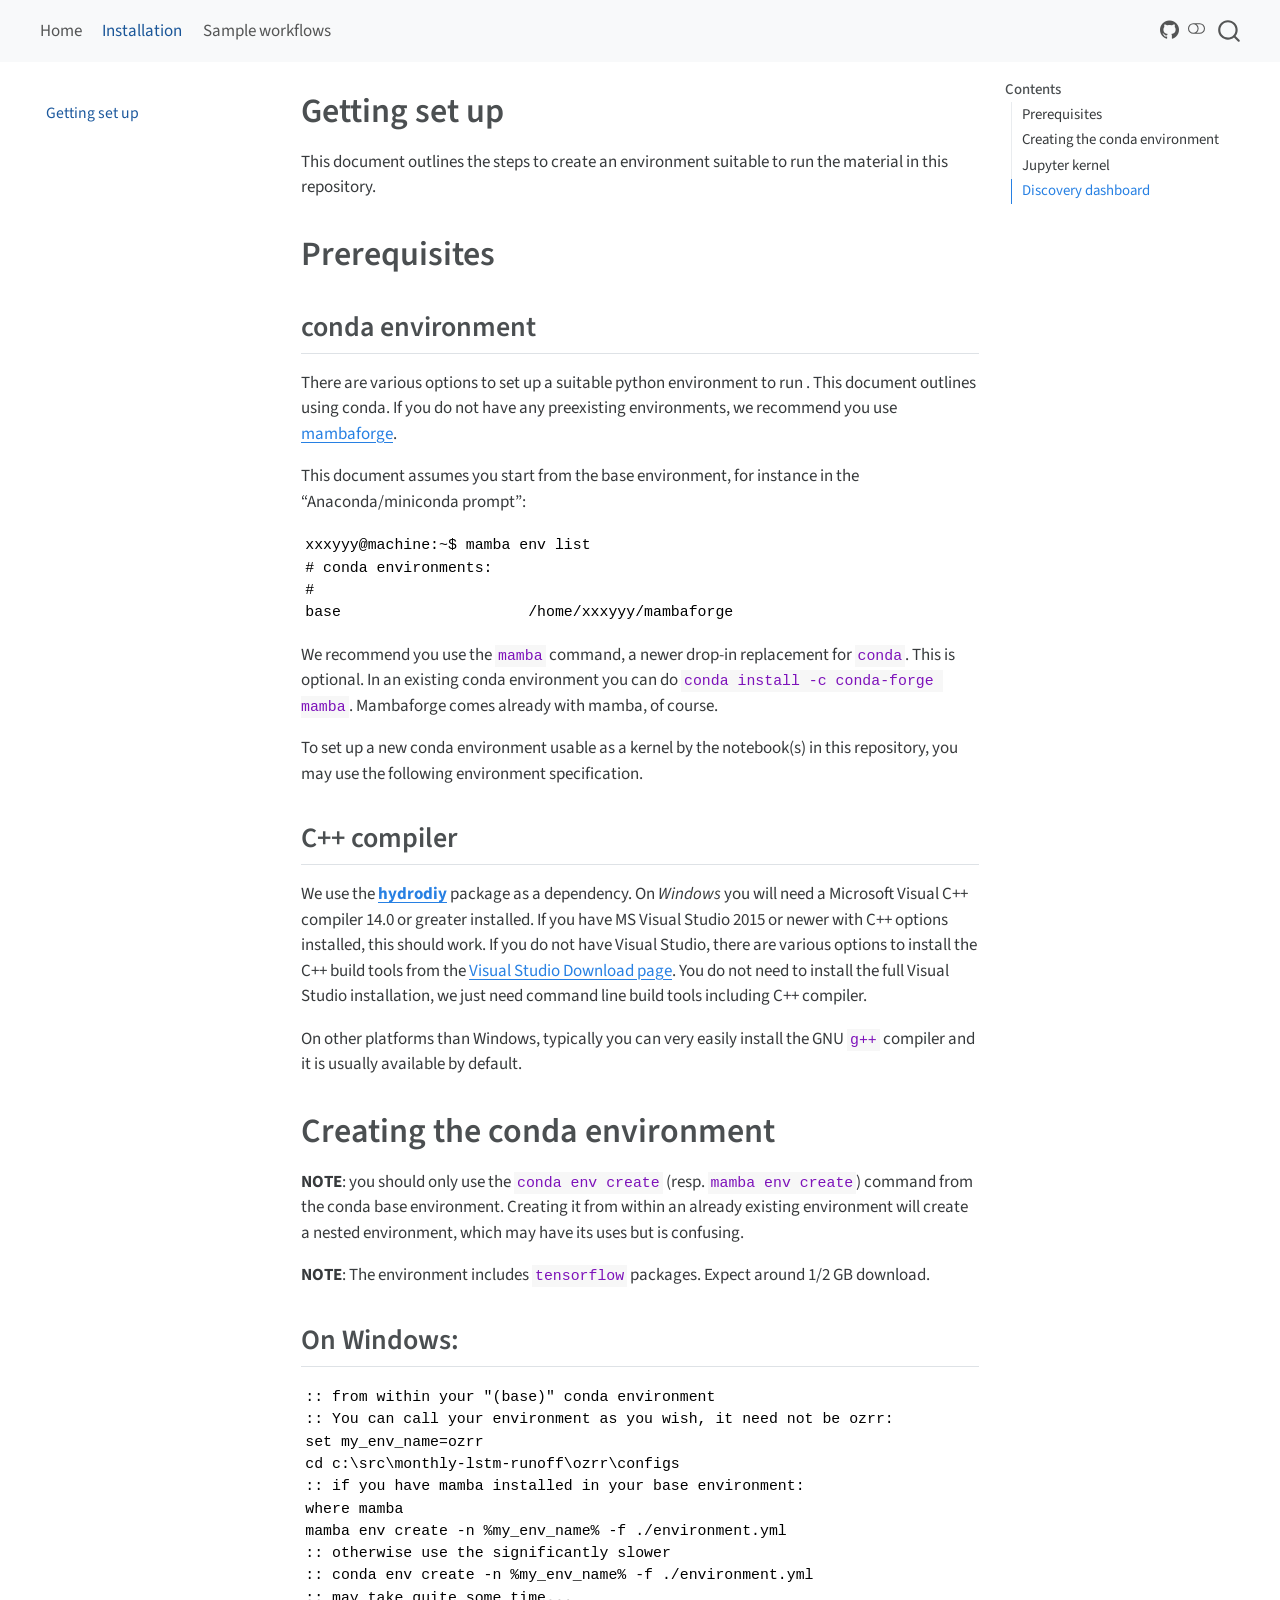
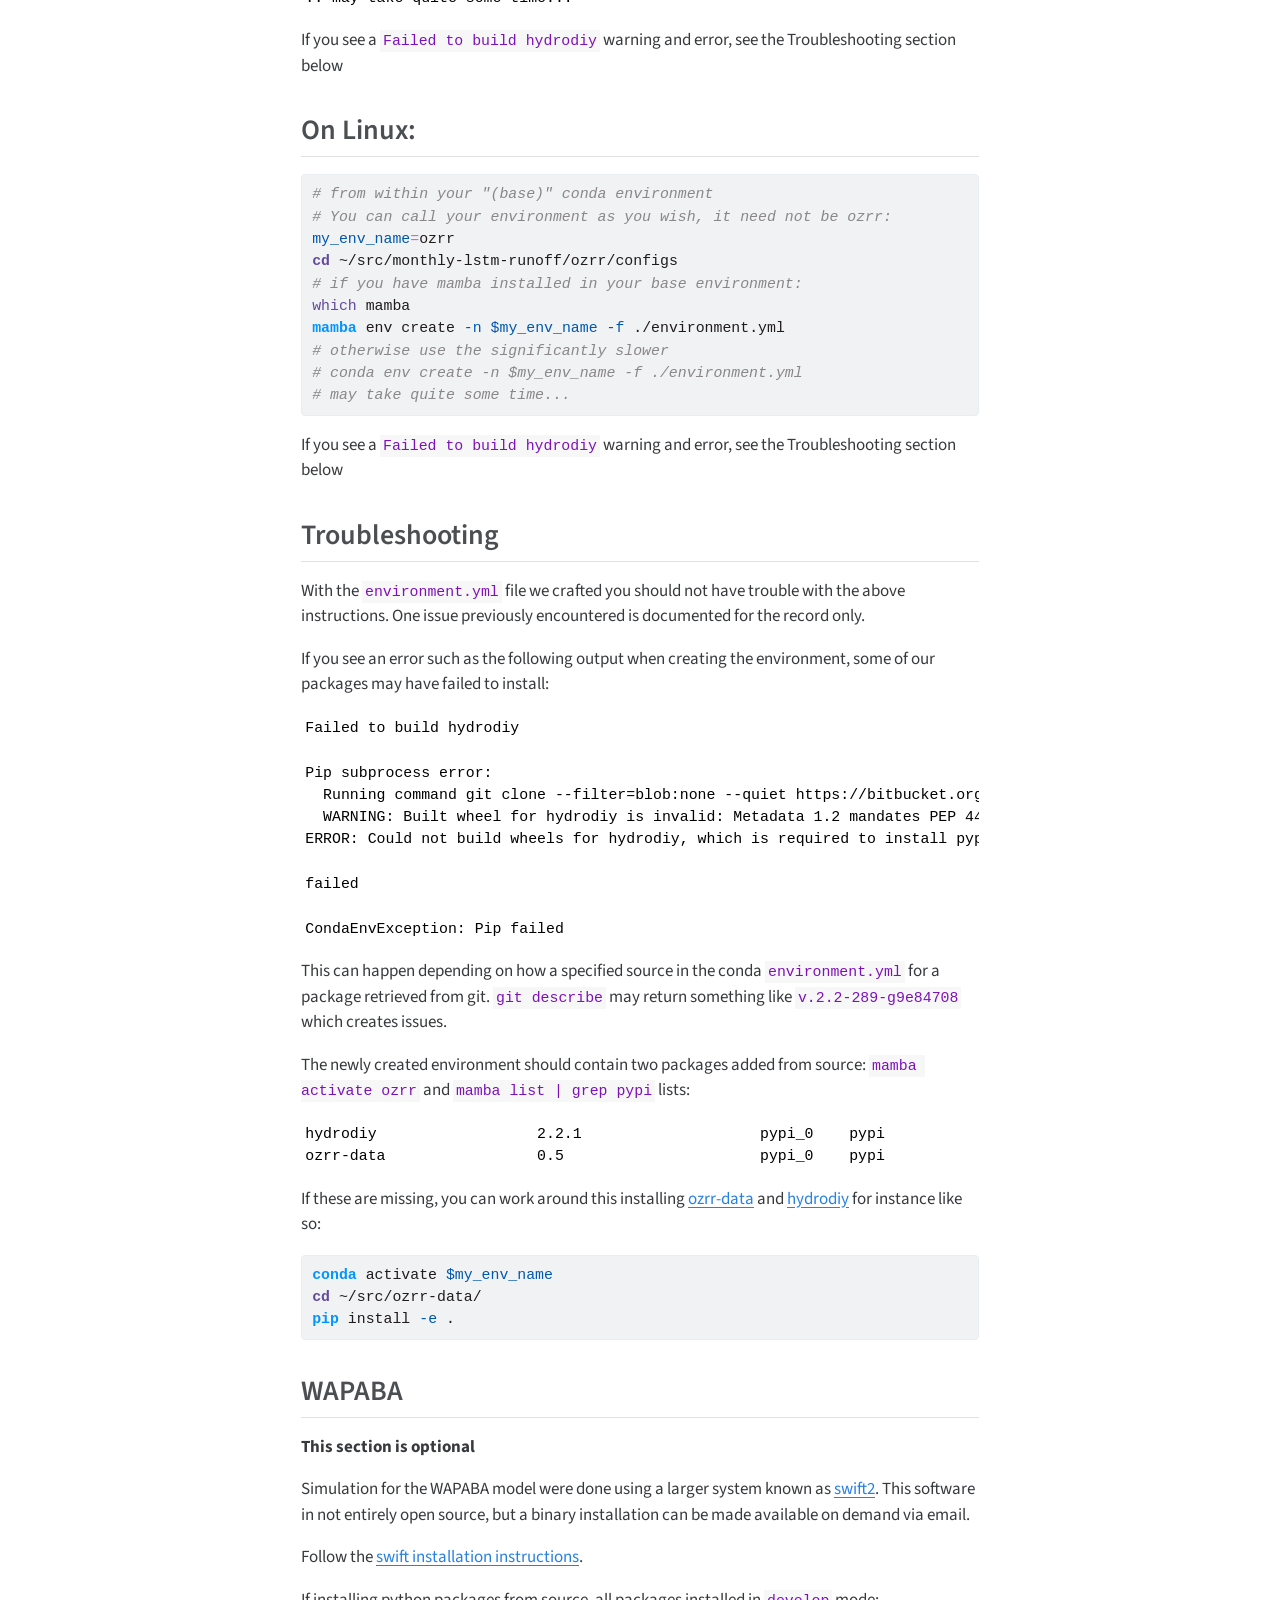
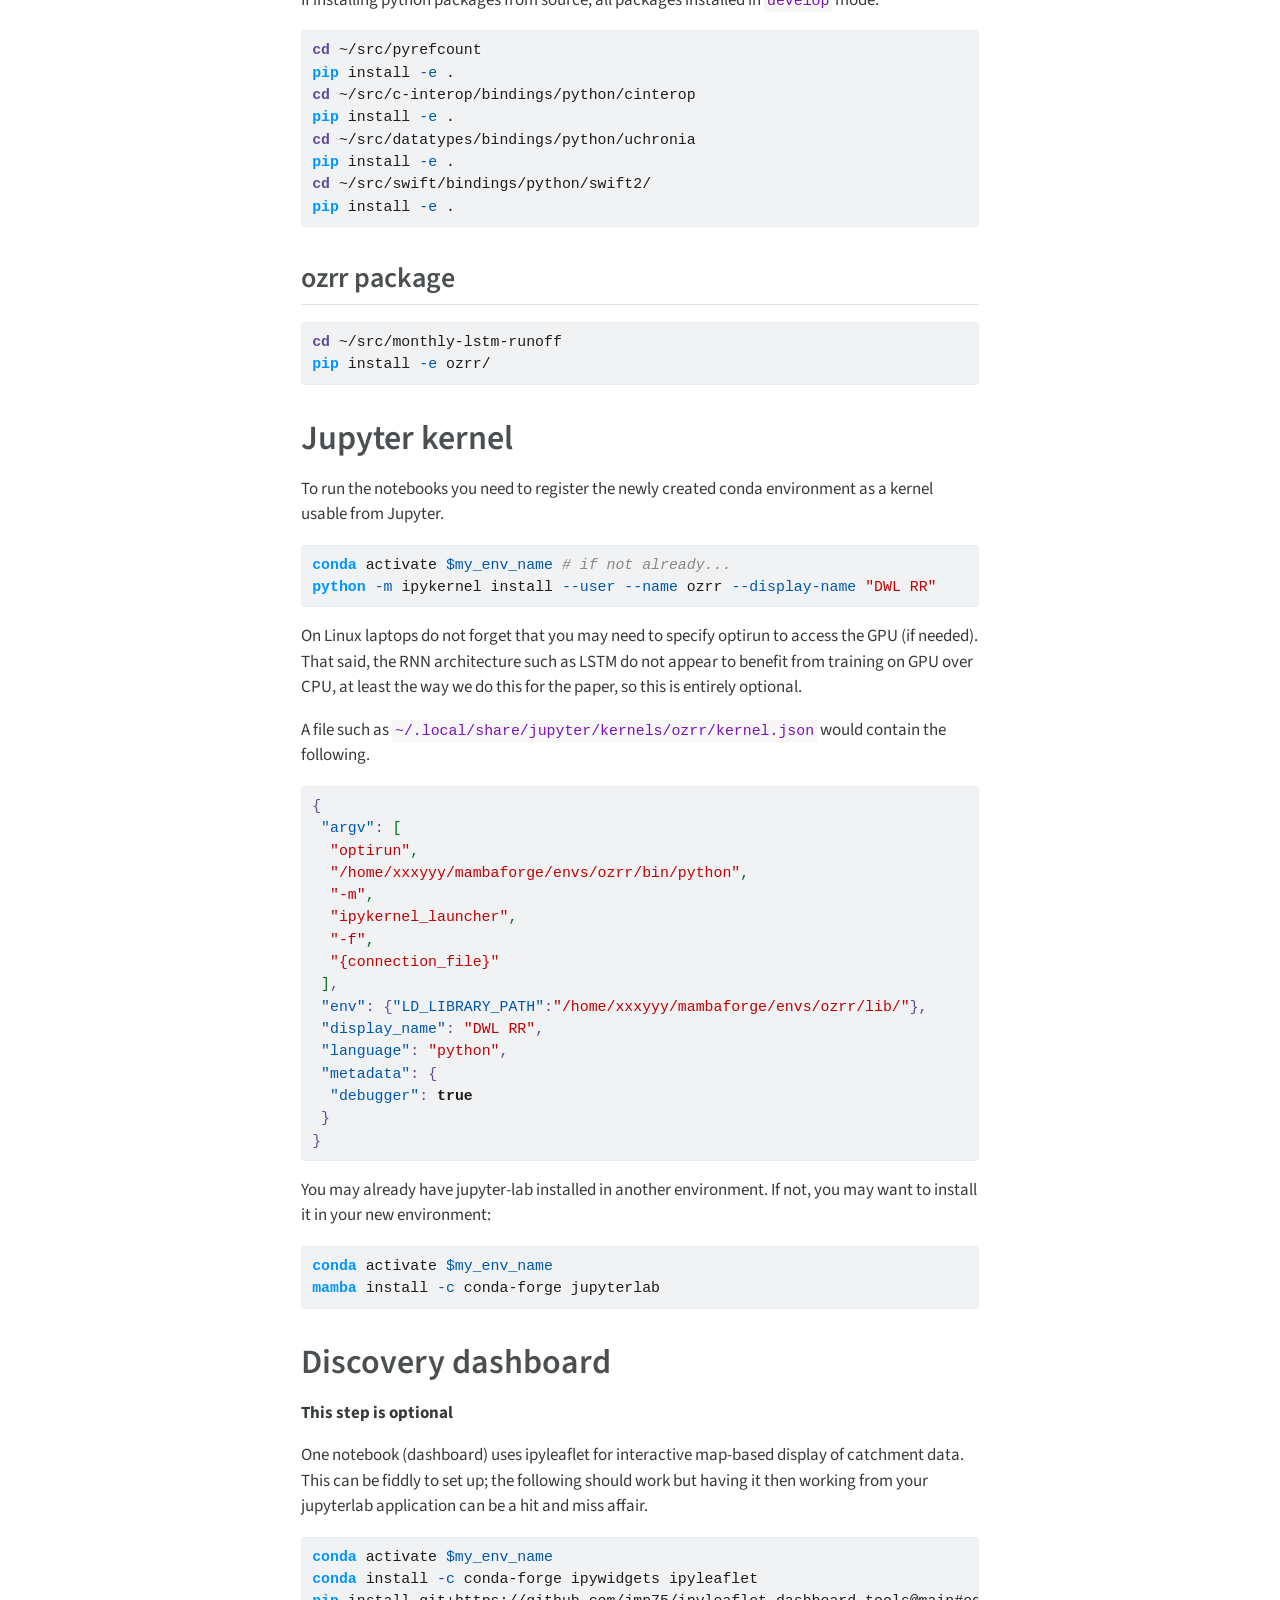
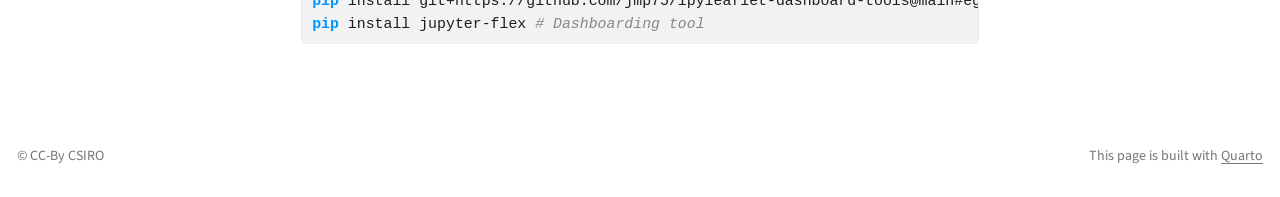
<file: getting-set-up.html>
<!DOCTYPE html>
<html xmlns="http://www.w3.org/1999/xhtml" lang="en" xml:lang="en"><head>

<meta charset="utf-8">
<meta name="generator" content="quarto-1.2.335">

<meta name="viewport" content="width=device-width, initial-scale=1.0, user-scalable=yes">


<title>Monthly runoff LSTM - Getting set up</title>
<style>
code{white-space: pre-wrap;}
span.smallcaps{font-variant: small-caps;}
div.columns{display: flex; gap: min(4vw, 1.5em);}
div.column{flex: auto; overflow-x: auto;}
div.hanging-indent{margin-left: 1.5em; text-indent: -1.5em;}
ul.task-list{list-style: none;}
ul.task-list li input[type="checkbox"] {
  width: 0.8em;
  margin: 0 0.8em 0.2em -1.6em;
  vertical-align: middle;
}
pre > code.sourceCode { white-space: pre; position: relative; }
pre > code.sourceCode > span { display: inline-block; line-height: 1.25; }
pre > code.sourceCode > span:empty { height: 1.2em; }
.sourceCode { overflow: visible; }
code.sourceCode > span { color: inherit; text-decoration: inherit; }
div.sourceCode { margin: 1em 0; }
pre.sourceCode { margin: 0; }
@media screen {
div.sourceCode { overflow: auto; }
}
@media print {
pre > code.sourceCode { white-space: pre-wrap; }
pre > code.sourceCode > span { text-indent: -5em; padding-left: 5em; }
}
pre.numberSource code
  { counter-reset: source-line 0; }
pre.numberSource code > span
  { position: relative; left: -4em; counter-increment: source-line; }
pre.numberSource code > span > a:first-child::before
  { content: counter(source-line);
    position: relative; left: -1em; text-align: right; vertical-align: baseline;
    border: none; display: inline-block;
    -webkit-touch-callout: none; -webkit-user-select: none;
    -khtml-user-select: none; -moz-user-select: none;
    -ms-user-select: none; user-select: none;
    padding: 0 4px; width: 4em;
    color: #aaaaaa;
  }
pre.numberSource { margin-left: 3em; border-left: 1px solid #aaaaaa;  padding-left: 4px; }
div.sourceCode
  {   }
@media screen {
pre > code.sourceCode > span > a:first-child::before { text-decoration: underline; }
}
code span.al { color: #ff0000; font-weight: bold; } /* Alert */
code span.an { color: #60a0b0; font-weight: bold; font-style: italic; } /* Annotation */
code span.at { color: #7d9029; } /* Attribute */
code span.bn { color: #40a070; } /* BaseN */
code span.bu { color: #008000; } /* BuiltIn */
code span.cf { color: #007020; font-weight: bold; } /* ControlFlow */
code span.ch { color: #4070a0; } /* Char */
code span.cn { color: #880000; } /* Constant */
code span.co { color: #60a0b0; font-style: italic; } /* Comment */
code span.cv { color: #60a0b0; font-weight: bold; font-style: italic; } /* CommentVar */
code span.do { color: #ba2121; font-style: italic; } /* Documentation */
code span.dt { color: #902000; } /* DataType */
code span.dv { color: #40a070; } /* DecVal */
code span.er { color: #ff0000; font-weight: bold; } /* Error */
code span.ex { } /* Extension */
code span.fl { color: #40a070; } /* Float */
code span.fu { color: #06287e; } /* Function */
code span.im { color: #008000; font-weight: bold; } /* Import */
code span.in { color: #60a0b0; font-weight: bold; font-style: italic; } /* Information */
code span.kw { color: #007020; font-weight: bold; } /* Keyword */
code span.op { color: #666666; } /* Operator */
code span.ot { color: #007020; } /* Other */
code span.pp { color: #bc7a00; } /* Preprocessor */
code span.sc { color: #4070a0; } /* SpecialChar */
code span.ss { color: #bb6688; } /* SpecialString */
code span.st { color: #4070a0; } /* String */
code span.va { color: #19177c; } /* Variable */
code span.vs { color: #4070a0; } /* VerbatimString */
code span.wa { color: #60a0b0; font-weight: bold; font-style: italic; } /* Warning */
</style>


<script src="site_libs/quarto-nav/quarto-nav.js"></script>
<script src="site_libs/quarto-nav/headroom.min.js"></script>
<script src="site_libs/clipboard/clipboard.min.js"></script>
<script src="site_libs/quarto-search/autocomplete.umd.js"></script>
<script src="site_libs/quarto-search/fuse.min.js"></script>
<script src="site_libs/quarto-search/quarto-search.js"></script>
<meta name="quarto:offset" content="./">
<script src="site_libs/quarto-html/quarto.js"></script>
<script src="site_libs/quarto-html/popper.min.js"></script>
<script src="site_libs/quarto-html/tippy.umd.min.js"></script>
<script src="site_libs/quarto-html/anchor.min.js"></script>
<link href="site_libs/quarto-html/tippy.css" rel="stylesheet">
<link href="site_libs/quarto-html/quarto-syntax-highlighting.css" rel="stylesheet" class="quarto-color-scheme" id="quarto-text-highlighting-styles">
<link href="site_libs/quarto-html/quarto-syntax-highlighting-dark.css" rel="prefetch" class="quarto-color-scheme quarto-color-alternate" id="quarto-text-highlighting-styles">
<script src="site_libs/bootstrap/bootstrap.min.js"></script>
<link href="site_libs/bootstrap/bootstrap-icons.css" rel="stylesheet">
<link href="site_libs/bootstrap/bootstrap.min.css" rel="stylesheet" class="quarto-color-scheme" id="quarto-bootstrap" data-mode="light">
<link href="site_libs/bootstrap/bootstrap-dark.min.css" rel="prefetch" class="quarto-color-scheme quarto-color-alternate" id="quarto-bootstrap" data-mode="dark">
<script id="quarto-search-options" type="application/json">{
  "location": "navbar",
  "copy-button": false,
  "collapse-after": 3,
  "panel-placement": "end",
  "type": "overlay",
  "limit": 20,
  "language": {
    "search-no-results-text": "No results",
    "search-matching-documents-text": "matching documents",
    "search-copy-link-title": "Copy link to search",
    "search-hide-matches-text": "Hide additional matches",
    "search-more-match-text": "more match in this document",
    "search-more-matches-text": "more matches in this document",
    "search-clear-button-title": "Clear",
    "search-detached-cancel-button-title": "Cancel",
    "search-submit-button-title": "Submit"
  }
}</script>


<link rel="stylesheet" href="styles.css">
</head>

<body class="nav-sidebar floating nav-fixed">

<div id="quarto-search-results"></div>
  <header id="quarto-header" class="headroom fixed-top">
    <nav class="navbar navbar-expand-lg navbar-dark ">
      <div class="navbar-container container-fluid">
          <button class="navbar-toggler" type="button" data-bs-toggle="collapse" data-bs-target="#navbarCollapse" aria-controls="navbarCollapse" aria-expanded="false" aria-label="Toggle navigation" onclick="if (window.quartoToggleHeadroom) { window.quartoToggleHeadroom(); }">
  <span class="navbar-toggler-icon"></span>
</button>
          <div class="collapse navbar-collapse" id="navbarCollapse">
            <ul class="navbar-nav navbar-nav-scroll me-auto">
  <li class="nav-item">
    <a class="nav-link" href="./index.html">
 <span class="menu-text">Home</span></a>
  </li>  
  <li class="nav-item">
    <a class="nav-link active" href="./getting-set-up.html" aria-current="page">
 <span class="menu-text">Installation</span></a>
  </li>  
  <li class="nav-item">
    <a class="nav-link" href="./documentation.html">
 <span class="menu-text">Sample workflows</span></a>
  </li>  
</ul>
            <ul class="navbar-nav navbar-nav-scroll ms-auto">
  <li class="nav-item compact">
    <a class="nav-link" href="https://github.com/csiro-hydroinformatics/monthly-lstm-runoff"><i class="bi bi-github" role="img">
</i> 
 <span class="menu-text"></span></a>
  </li>  
</ul>
              <div class="quarto-toggle-container">
                  <a href="" class="quarto-color-scheme-toggle nav-link" onclick="window.quartoToggleColorScheme(); return false;" title="Toggle dark mode"><i class="bi"></i></a>
              </div>
              <div id="quarto-search" class="" title="Search"></div>
          </div> <!-- /navcollapse -->
      </div> <!-- /container-fluid -->
    </nav>
  <nav class="quarto-secondary-nav" data-bs-toggle="collapse" data-bs-target="#quarto-sidebar" aria-controls="quarto-sidebar" aria-expanded="false" aria-label="Toggle sidebar navigation" onclick="if (window.quartoToggleHeadroom) { window.quartoToggleHeadroom(); }">
    <div class="container-fluid d-flex justify-content-between">
      <h1 class="quarto-secondary-nav-title">Getting set up</h1>
      <button type="button" class="quarto-btn-toggle btn" aria-label="Show secondary navigation">
        <i class="bi bi-chevron-right"></i>
      </button>
    </div>
  </nav>
</header>
<!-- content -->
<div id="quarto-content" class="quarto-container page-columns page-rows-contents page-layout-article page-navbar">
<!-- sidebar -->
  <nav id="quarto-sidebar" class="sidebar collapse sidebar-navigation floating overflow-auto">
    <div class="sidebar-menu-container"> 
    <ul class="list-unstyled mt-1">
        <li class="sidebar-item">
  <div class="sidebar-item-container"> 
  <a href="./getting-set-up.html" class="sidebar-item-text sidebar-link active">Getting set up</a>
  </div>
</li>
    </ul>
    </div>
</nav>
<!-- margin-sidebar -->
    <div id="quarto-margin-sidebar" class="sidebar margin-sidebar">
        <nav id="TOC" role="doc-toc" class="toc-active">
    <h2 id="toc-title">Contents</h2>
   
  <ul>
  <li><a href="#prerequisites" id="toc-prerequisites" class="nav-link active" data-scroll-target="#prerequisites">Prerequisites</a>
  <ul class="collapse">
  <li><a href="#conda-environment" id="toc-conda-environment" class="nav-link" data-scroll-target="#conda-environment">conda environment</a></li>
  <li><a href="#c-compiler" id="toc-c-compiler" class="nav-link" data-scroll-target="#c-compiler">C++ compiler</a></li>
  </ul></li>
  <li><a href="#creating-the-conda-environment" id="toc-creating-the-conda-environment" class="nav-link" data-scroll-target="#creating-the-conda-environment">Creating the conda environment</a>
  <ul class="collapse">
  <li><a href="#on-windows" id="toc-on-windows" class="nav-link" data-scroll-target="#on-windows">On Windows:</a></li>
  <li><a href="#on-linux" id="toc-on-linux" class="nav-link" data-scroll-target="#on-linux">On Linux:</a></li>
  <li><a href="#troubleshooting" id="toc-troubleshooting" class="nav-link" data-scroll-target="#troubleshooting">Troubleshooting</a></li>
  <li><a href="#wapaba" id="toc-wapaba" class="nav-link" data-scroll-target="#wapaba">WAPABA</a></li>
  <li><a href="#ozrr-package" id="toc-ozrr-package" class="nav-link" data-scroll-target="#ozrr-package">ozrr package</a></li>
  </ul></li>
  <li><a href="#jupyter-kernel" id="toc-jupyter-kernel" class="nav-link" data-scroll-target="#jupyter-kernel">Jupyter kernel</a></li>
  <li><a href="#discovery-dashboard" id="toc-discovery-dashboard" class="nav-link" data-scroll-target="#discovery-dashboard">Discovery dashboard</a></li>
  </ul>
</nav>
    </div>
<!-- main -->
<main class="content" id="quarto-document-content">

<header id="title-block-header" class="quarto-title-block default">
<div class="quarto-title">
<h1 class="title d-none d-lg-block">Getting set up</h1>
</div>



<div class="quarto-title-meta">

    
  
    
  </div>
  

</header>

<p>This document outlines the steps to create an environment suitable to run the material in this repository.</p>
<section id="prerequisites" class="level1">
<h1>Prerequisites</h1>
<section id="conda-environment" class="level2">
<h2 class="anchored" data-anchor-id="conda-environment">conda environment</h2>
<p>There are various options to set up a suitable python environment to run . This document outlines using conda. If you do not have any preexisting environments, we recommend you use <a href="https://github.com/conda-forge/miniforge#mambaforge">mambaforge</a>.</p>
<p>This document assumes you start from the base environment, for instance in the “Anaconda/miniconda prompt”:</p>
<pre class="text"><code>xxxyyy@machine:~$ mamba env list
# conda environments:
#
base                     /home/xxxyyy/mambaforge</code></pre>
<p>We recommend you use the <code>mamba</code> command, a newer drop-in replacement for <code>conda</code>. This is optional. In an existing conda environment you can do <code>conda install -c conda-forge mamba</code>. Mambaforge comes already with mamba, of course.</p>
<p>To set up a new conda environment usable as a kernel by the notebook(s) in this repository, you may use the following environment specification.</p>
</section>
<section id="c-compiler" class="level2">
<h2 class="anchored" data-anchor-id="c-compiler">C++ compiler</h2>
<p>We use the <a href="https://bitbucket.org/jlerat/hydrodiy/"><strong>hydrodiy</strong></a> package as a dependency. On <em>Windows</em> you will need a Microsoft Visual C++ compiler 14.0 or greater installed. If you have MS Visual Studio 2015 or newer with C++ options installed, this should work. If you do not have Visual Studio, there are various options to install the C++ build tools from the <a href="https://visualstudio.microsoft.com/downloads/">Visual Studio Download page</a>. You do not need to install the full Visual Studio installation, we just need command line build tools including C++ compiler.</p>
<p>On other platforms than Windows, typically you can very easily install the GNU <code>g++</code> compiler and it is usually available by default.</p>
</section>
</section>
<section id="creating-the-conda-environment" class="level1">
<h1>Creating the conda environment</h1>
<p><strong>NOTE</strong>: you should only use the <code>conda env create</code> (resp. <code>mamba env create</code>) command from the conda base environment. Creating it from within an already existing environment will create a nested environment, which may have its uses but is confusing.</p>
<p><strong>NOTE</strong>: The environment includes <code>tensorflow</code> packages. Expect around 1/2 GB download.</p>
<section id="on-windows" class="level2">
<h2 class="anchored" data-anchor-id="on-windows">On Windows:</h2>
<pre class="bat"><code>:: from within your "(base)" conda environment
:: You can call your environment as you wish, it need not be ozrr:
set my_env_name=ozrr
cd c:\src\monthly-lstm-runoff\ozrr\configs
:: if you have mamba installed in your base environment:
where mamba
mamba env create -n %my_env_name% -f ./environment.yml
:: otherwise use the significantly slower
:: conda env create -n %my_env_name% -f ./environment.yml
:: may take quite some time...</code></pre>
<p>If you see a <code>Failed to build hydrodiy</code> warning and error, see the Troubleshooting section below</p>
</section>
<section id="on-linux" class="level2">
<h2 class="anchored" data-anchor-id="on-linux">On Linux:</h2>
<div class="sourceCode" id="cb3"><pre class="sourceCode sh code-with-copy"><code class="sourceCode bash"><span id="cb3-1"><a href="#cb3-1" aria-hidden="true" tabindex="-1"></a><span class="co"># from within your "(base)" conda environment</span></span>
<span id="cb3-2"><a href="#cb3-2" aria-hidden="true" tabindex="-1"></a><span class="co"># You can call your environment as you wish, it need not be ozrr:</span></span>
<span id="cb3-3"><a href="#cb3-3" aria-hidden="true" tabindex="-1"></a><span class="va">my_env_name</span><span class="op">=</span>ozrr</span>
<span id="cb3-4"><a href="#cb3-4" aria-hidden="true" tabindex="-1"></a><span class="bu">cd</span> ~/src/monthly-lstm-runoff/ozrr/configs</span>
<span id="cb3-5"><a href="#cb3-5" aria-hidden="true" tabindex="-1"></a><span class="co"># if you have mamba installed in your base environment:</span></span>
<span id="cb3-6"><a href="#cb3-6" aria-hidden="true" tabindex="-1"></a><span class="fu">which</span> mamba</span>
<span id="cb3-7"><a href="#cb3-7" aria-hidden="true" tabindex="-1"></a><span class="ex">mamba</span> env create <span class="at">-n</span> <span class="va">$my_env_name</span> <span class="at">-f</span> ./environment.yml</span>
<span id="cb3-8"><a href="#cb3-8" aria-hidden="true" tabindex="-1"></a><span class="co"># otherwise use the significantly slower</span></span>
<span id="cb3-9"><a href="#cb3-9" aria-hidden="true" tabindex="-1"></a><span class="co"># conda env create -n $my_env_name -f ./environment.yml</span></span>
<span id="cb3-10"><a href="#cb3-10" aria-hidden="true" tabindex="-1"></a><span class="co"># may take quite some time...</span></span></code><button title="Copy to Clipboard" class="code-copy-button"><i class="bi"></i></button></pre></div>
<p>If you see a <code>Failed to build hydrodiy</code> warning and error, see the Troubleshooting section below</p>
</section>
<section id="troubleshooting" class="level2">
<h2 class="anchored" data-anchor-id="troubleshooting">Troubleshooting</h2>
<p>With the <code>environment.yml</code> file we crafted you should not have trouble with the above instructions. One issue previously encountered is documented for the record only.</p>
<p>If you see an error such as the following output when creating the environment, some of our packages may have failed to install:</p>
<pre class="text"><code>Failed to build hydrodiy

Pip subprocess error:
  Running command git clone --filter=blob:none --quiet https://bitbucket.org/jm75/hydrodiy /tmp/pip-install-9tsb5jcx/hydrodiy_3a3aa800601f4d0aa85302bc962faa5c
  WARNING: Built wheel for hydrodiy is invalid: Metadata 1.2 mandates PEP 440 version, but '.2.2-251.ge446bfa' is not
ERROR: Could not build wheels for hydrodiy, which is required to install pyproject.toml-based projects

failed

CondaEnvException: Pip failed</code></pre>
<p>This can happen depending on how a specified source in the conda <code>environment.yml</code> for a package retrieved from git. <code>git describe</code> may return something like <code>v.2.2-289-g9e84708</code> which creates issues.</p>
<p>The newly created environment should contain two packages added from source: <code>mamba activate ozrr</code> and <code>mamba list | grep pypi</code> lists:</p>
<pre class="text"><code>hydrodiy                  2.2.1                    pypi_0    pypi
ozrr-data                 0.5                      pypi_0    pypi</code></pre>
<p>If these are missing, you can work around this installing <a href="https://github.com/csiro-hydroinformatics/ozrr-data">ozrr-data</a> and <a href="https://bitbucket.org/jlerat/hydrodiy/">hydrodiy</a> for instance like so:</p>
<div class="sourceCode" id="cb6"><pre class="sourceCode sh code-with-copy"><code class="sourceCode bash"><span id="cb6-1"><a href="#cb6-1" aria-hidden="true" tabindex="-1"></a><span class="ex">conda</span> activate <span class="va">$my_env_name</span></span>
<span id="cb6-2"><a href="#cb6-2" aria-hidden="true" tabindex="-1"></a><span class="bu">cd</span> ~/src/ozrr-data/</span>
<span id="cb6-3"><a href="#cb6-3" aria-hidden="true" tabindex="-1"></a><span class="ex">pip</span> install <span class="at">-e</span> .</span></code><button title="Copy to Clipboard" class="code-copy-button"><i class="bi"></i></button></pre></div>
</section>
<section id="wapaba" class="level2">
<h2 class="anchored" data-anchor-id="wapaba">WAPABA</h2>
<p><strong>This section is optional</strong></p>
<p>Simulation for the WAPABA model were done using a larger system known as <a href="https://csiro-hydroinformatics.github.io/streamflow-forecasting-tools-onboard/">swift2</a>. This software in not entirely open source, but a binary installation can be made available on demand via email.</p>
<p>Follow the <a href="https://csiro-hydroinformatics.github.io/streamflow-forecasting-tools-onboard/installation.html">swift installation instructions</a>.</p>
<p>If installing python packages from source, all packages installed in <code>develop</code> mode:</p>
<div class="sourceCode" id="cb7"><pre class="sourceCode sh code-with-copy"><code class="sourceCode bash"><span id="cb7-1"><a href="#cb7-1" aria-hidden="true" tabindex="-1"></a><span class="bu">cd</span> ~/src/pyrefcount</span>
<span id="cb7-2"><a href="#cb7-2" aria-hidden="true" tabindex="-1"></a><span class="ex">pip</span> install <span class="at">-e</span> .</span>
<span id="cb7-3"><a href="#cb7-3" aria-hidden="true" tabindex="-1"></a><span class="bu">cd</span> ~/src/c-interop/bindings/python/cinterop</span>
<span id="cb7-4"><a href="#cb7-4" aria-hidden="true" tabindex="-1"></a><span class="ex">pip</span> install <span class="at">-e</span> .</span>
<span id="cb7-5"><a href="#cb7-5" aria-hidden="true" tabindex="-1"></a><span class="bu">cd</span> ~/src/datatypes/bindings/python/uchronia</span>
<span id="cb7-6"><a href="#cb7-6" aria-hidden="true" tabindex="-1"></a><span class="ex">pip</span> install <span class="at">-e</span> .</span>
<span id="cb7-7"><a href="#cb7-7" aria-hidden="true" tabindex="-1"></a><span class="bu">cd</span> ~/src/swift/bindings/python/swift2/</span>
<span id="cb7-8"><a href="#cb7-8" aria-hidden="true" tabindex="-1"></a><span class="ex">pip</span> install <span class="at">-e</span> .</span></code><button title="Copy to Clipboard" class="code-copy-button"><i class="bi"></i></button></pre></div>
</section>
<section id="ozrr-package" class="level2">
<h2 class="anchored" data-anchor-id="ozrr-package">ozrr package</h2>
<div class="sourceCode" id="cb8"><pre class="sourceCode sh code-with-copy"><code class="sourceCode bash"><span id="cb8-1"><a href="#cb8-1" aria-hidden="true" tabindex="-1"></a><span class="bu">cd</span> ~/src/monthly-lstm-runoff</span>
<span id="cb8-2"><a href="#cb8-2" aria-hidden="true" tabindex="-1"></a><span class="ex">pip</span> install <span class="at">-e</span> ozrr/</span></code><button title="Copy to Clipboard" class="code-copy-button"><i class="bi"></i></button></pre></div>
</section>
</section>
<section id="jupyter-kernel" class="level1">
<h1>Jupyter kernel</h1>
<p>To run the notebooks you need to register the newly created conda environment as a kernel usable from Jupyter.</p>
<div class="sourceCode" id="cb9"><pre class="sourceCode sh code-with-copy"><code class="sourceCode bash"><span id="cb9-1"><a href="#cb9-1" aria-hidden="true" tabindex="-1"></a><span class="ex">conda</span> activate <span class="va">$my_env_name</span> <span class="co"># if not already...</span></span>
<span id="cb9-2"><a href="#cb9-2" aria-hidden="true" tabindex="-1"></a><span class="ex">python</span> <span class="at">-m</span> ipykernel install <span class="at">--user</span> <span class="at">--name</span> ozrr <span class="at">--display-name</span> <span class="st">"DWL RR"</span></span></code><button title="Copy to Clipboard" class="code-copy-button"><i class="bi"></i></button></pre></div>
<p>On Linux laptops do not forget that you may need to specify optirun to access the GPU (if needed). That said, the RNN architecture such as LSTM do not appear to benefit from training on GPU over CPU, at least the way we do this for the paper, so this is entirely optional.</p>
<p>A file such as <code>~/.local/share/jupyter/kernels/ozrr/kernel.json</code> would contain the following.</p>
<div class="sourceCode" id="cb10"><pre class="sourceCode json code-with-copy"><code class="sourceCode json"><span id="cb10-1"><a href="#cb10-1" aria-hidden="true" tabindex="-1"></a><span class="fu">{</span></span>
<span id="cb10-2"><a href="#cb10-2" aria-hidden="true" tabindex="-1"></a> <span class="dt">"argv"</span><span class="fu">:</span> <span class="ot">[</span></span>
<span id="cb10-3"><a href="#cb10-3" aria-hidden="true" tabindex="-1"></a>  <span class="st">"optirun"</span><span class="ot">,</span></span>
<span id="cb10-4"><a href="#cb10-4" aria-hidden="true" tabindex="-1"></a>  <span class="st">"/home/xxxyyy/mambaforge/envs/ozrr/bin/python"</span><span class="ot">,</span></span>
<span id="cb10-5"><a href="#cb10-5" aria-hidden="true" tabindex="-1"></a>  <span class="st">"-m"</span><span class="ot">,</span></span>
<span id="cb10-6"><a href="#cb10-6" aria-hidden="true" tabindex="-1"></a>  <span class="st">"ipykernel_launcher"</span><span class="ot">,</span></span>
<span id="cb10-7"><a href="#cb10-7" aria-hidden="true" tabindex="-1"></a>  <span class="st">"-f"</span><span class="ot">,</span></span>
<span id="cb10-8"><a href="#cb10-8" aria-hidden="true" tabindex="-1"></a>  <span class="st">"{connection_file}"</span></span>
<span id="cb10-9"><a href="#cb10-9" aria-hidden="true" tabindex="-1"></a> <span class="ot">]</span><span class="fu">,</span></span>
<span id="cb10-10"><a href="#cb10-10" aria-hidden="true" tabindex="-1"></a> <span class="dt">"env"</span><span class="fu">:</span> <span class="fu">{</span><span class="dt">"LD_LIBRARY_PATH"</span><span class="fu">:</span><span class="st">"/home/xxxyyy/mambaforge/envs/ozrr/lib/"</span><span class="fu">},</span></span>
<span id="cb10-11"><a href="#cb10-11" aria-hidden="true" tabindex="-1"></a> <span class="dt">"display_name"</span><span class="fu">:</span> <span class="st">"DWL RR"</span><span class="fu">,</span></span>
<span id="cb10-12"><a href="#cb10-12" aria-hidden="true" tabindex="-1"></a> <span class="dt">"language"</span><span class="fu">:</span> <span class="st">"python"</span><span class="fu">,</span></span>
<span id="cb10-13"><a href="#cb10-13" aria-hidden="true" tabindex="-1"></a> <span class="dt">"metadata"</span><span class="fu">:</span> <span class="fu">{</span></span>
<span id="cb10-14"><a href="#cb10-14" aria-hidden="true" tabindex="-1"></a>  <span class="dt">"debugger"</span><span class="fu">:</span> <span class="kw">true</span></span>
<span id="cb10-15"><a href="#cb10-15" aria-hidden="true" tabindex="-1"></a> <span class="fu">}</span></span>
<span id="cb10-16"><a href="#cb10-16" aria-hidden="true" tabindex="-1"></a><span class="fu">}</span></span></code><button title="Copy to Clipboard" class="code-copy-button"><i class="bi"></i></button></pre></div>
<p>You may already have jupyter-lab installed in another environment. If not, you may want to install it in your new environment:</p>
<div class="sourceCode" id="cb11"><pre class="sourceCode sh code-with-copy"><code class="sourceCode bash"><span id="cb11-1"><a href="#cb11-1" aria-hidden="true" tabindex="-1"></a><span class="ex">conda</span> activate <span class="va">$my_env_name</span></span>
<span id="cb11-2"><a href="#cb11-2" aria-hidden="true" tabindex="-1"></a><span class="ex">mamba</span> install <span class="at">-c</span> conda-forge jupyterlab</span></code><button title="Copy to Clipboard" class="code-copy-button"><i class="bi"></i></button></pre></div>
</section>
<section id="discovery-dashboard" class="level1">
<h1>Discovery dashboard</h1>
<p><strong>This step is optional</strong></p>
<p>One notebook (dashboard) uses ipyleaflet for interactive map-based display of catchment data. This can be fiddly to set up; the following should work but having it then working from your jupyterlab application can be a hit and miss affair.</p>
<div class="sourceCode" id="cb12"><pre class="sourceCode sh code-with-copy"><code class="sourceCode bash"><span id="cb12-1"><a href="#cb12-1" aria-hidden="true" tabindex="-1"></a><span class="ex">conda</span> activate <span class="va">$my_env_name</span></span>
<span id="cb12-2"><a href="#cb12-2" aria-hidden="true" tabindex="-1"></a><span class="ex">conda</span> install <span class="at">-c</span> conda-forge ipywidgets ipyleaflet</span>
<span id="cb12-3"><a href="#cb12-3" aria-hidden="true" tabindex="-1"></a><span class="ex">pip</span> install git+https://github.com/jmp75/ipyleaflet-dashboard-tools@main#egg=ipyleaflet-dashboard-tools</span>
<span id="cb12-4"><a href="#cb12-4" aria-hidden="true" tabindex="-1"></a><span class="ex">pip</span> install jupyter-flex <span class="co"># Dashboarding tool</span></span></code><button title="Copy to Clipboard" class="code-copy-button"><i class="bi"></i></button></pre></div>


</section>

</main> <!-- /main -->
<script id="quarto-html-after-body" type="application/javascript">
window.document.addEventListener("DOMContentLoaded", function (event) {
  const toggleBodyColorMode = (bsSheetEl) => {
    const mode = bsSheetEl.getAttribute("data-mode");
    const bodyEl = window.document.querySelector("body");
    if (mode === "dark") {
      bodyEl.classList.add("quarto-dark");
      bodyEl.classList.remove("quarto-light");
    } else {
      bodyEl.classList.add("quarto-light");
      bodyEl.classList.remove("quarto-dark");
    }
  }
  const toggleBodyColorPrimary = () => {
    const bsSheetEl = window.document.querySelector("link#quarto-bootstrap");
    if (bsSheetEl) {
      toggleBodyColorMode(bsSheetEl);
    }
  }
  toggleBodyColorPrimary();  
  const disableStylesheet = (stylesheets) => {
    for (let i=0; i < stylesheets.length; i++) {
      const stylesheet = stylesheets[i];
      stylesheet.rel = 'prefetch';
    }
  }
  const enableStylesheet = (stylesheets) => {
    for (let i=0; i < stylesheets.length; i++) {
      const stylesheet = stylesheets[i];
      stylesheet.rel = 'stylesheet';
    }
  }
  const manageTransitions = (selector, allowTransitions) => {
    const els = window.document.querySelectorAll(selector);
    for (let i=0; i < els.length; i++) {
      const el = els[i];
      if (allowTransitions) {
        el.classList.remove('notransition');
      } else {
        el.classList.add('notransition');
      }
    }
  }
  const toggleColorMode = (alternate) => {
    // Switch the stylesheets
    const alternateStylesheets = window.document.querySelectorAll('link.quarto-color-scheme.quarto-color-alternate');
    manageTransitions('#quarto-margin-sidebar .nav-link', false);
    if (alternate) {
      enableStylesheet(alternateStylesheets);
      for (const sheetNode of alternateStylesheets) {
        if (sheetNode.id === "quarto-bootstrap") {
          toggleBodyColorMode(sheetNode);
        }
      }
    } else {
      disableStylesheet(alternateStylesheets);
      toggleBodyColorPrimary();
    }
    manageTransitions('#quarto-margin-sidebar .nav-link', true);
    // Switch the toggles
    const toggles = window.document.querySelectorAll('.quarto-color-scheme-toggle');
    for (let i=0; i < toggles.length; i++) {
      const toggle = toggles[i];
      if (toggle) {
        if (alternate) {
          toggle.classList.add("alternate");     
        } else {
          toggle.classList.remove("alternate");
        }
      }
    }
    // Hack to workaround the fact that safari doesn't
    // properly recolor the scrollbar when toggling (#1455)
    if (navigator.userAgent.indexOf('Safari') > 0 && navigator.userAgent.indexOf('Chrome') == -1) {
      manageTransitions("body", false);
      window.scrollTo(0, 1);
      setTimeout(() => {
        window.scrollTo(0, 0);
        manageTransitions("body", true);
      }, 40);  
    }
  }
  const isFileUrl = () => { 
    return window.location.protocol === 'file:';
  }
  const hasAlternateSentinel = () => {  
    let styleSentinel = getColorSchemeSentinel();
    if (styleSentinel !== null) {
      return styleSentinel === "alternate";
    } else {
      return false;
    }
  }
  const setStyleSentinel = (alternate) => {
    const value = alternate ? "alternate" : "default";
    if (!isFileUrl()) {
      window.localStorage.setItem("quarto-color-scheme", value);
    } else {
      localAlternateSentinel = value;
    }
  }
  const getColorSchemeSentinel = () => {
    if (!isFileUrl()) {
      const storageValue = window.localStorage.getItem("quarto-color-scheme");
      return storageValue != null ? storageValue : localAlternateSentinel;
    } else {
      return localAlternateSentinel;
    }
  }
  let localAlternateSentinel = 'default';
  // Dark / light mode switch
  window.quartoToggleColorScheme = () => {
    // Read the current dark / light value 
    let toAlternate = !hasAlternateSentinel();
    toggleColorMode(toAlternate);
    setStyleSentinel(toAlternate);
  };
  // Ensure there is a toggle, if there isn't float one in the top right
  if (window.document.querySelector('.quarto-color-scheme-toggle') === null) {
    const a = window.document.createElement('a');
    a.classList.add('top-right');
    a.classList.add('quarto-color-scheme-toggle');
    a.href = "";
    a.onclick = function() { try { window.quartoToggleColorScheme(); } catch {} return false; };
    const i = window.document.createElement("i");
    i.classList.add('bi');
    a.appendChild(i);
    window.document.body.appendChild(a);
  }
  // Switch to dark mode if need be
  if (hasAlternateSentinel()) {
    toggleColorMode(true);
  } else {
    toggleColorMode(false);
  }
  const icon = "";
  const anchorJS = new window.AnchorJS();
  anchorJS.options = {
    placement: 'right',
    icon: icon
  };
  anchorJS.add('.anchored');
  const clipboard = new window.ClipboardJS('.code-copy-button', {
    target: function(trigger) {
      return trigger.previousElementSibling;
    }
  });
  clipboard.on('success', function(e) {
    // button target
    const button = e.trigger;
    // don't keep focus
    button.blur();
    // flash "checked"
    button.classList.add('code-copy-button-checked');
    var currentTitle = button.getAttribute("title");
    button.setAttribute("title", "Copied!");
    let tooltip;
    if (window.bootstrap) {
      button.setAttribute("data-bs-toggle", "tooltip");
      button.setAttribute("data-bs-placement", "left");
      button.setAttribute("data-bs-title", "Copied!");
      tooltip = new bootstrap.Tooltip(button, 
        { trigger: "manual", 
          customClass: "code-copy-button-tooltip",
          offset: [0, -8]});
      tooltip.show();    
    }
    setTimeout(function() {
      if (tooltip) {
        tooltip.hide();
        button.removeAttribute("data-bs-title");
        button.removeAttribute("data-bs-toggle");
        button.removeAttribute("data-bs-placement");
      }
      button.setAttribute("title", currentTitle);
      button.classList.remove('code-copy-button-checked');
    }, 1000);
    // clear code selection
    e.clearSelection();
  });
  function tippyHover(el, contentFn) {
    const config = {
      allowHTML: true,
      content: contentFn,
      maxWidth: 500,
      delay: 100,
      arrow: false,
      appendTo: function(el) {
          return el.parentElement;
      },
      interactive: true,
      interactiveBorder: 10,
      theme: 'quarto',
      placement: 'bottom-start'
    };
    window.tippy(el, config); 
  }
  const noterefs = window.document.querySelectorAll('a[role="doc-noteref"]');
  for (var i=0; i<noterefs.length; i++) {
    const ref = noterefs[i];
    tippyHover(ref, function() {
      // use id or data attribute instead here
      let href = ref.getAttribute('data-footnote-href') || ref.getAttribute('href');
      try { href = new URL(href).hash; } catch {}
      const id = href.replace(/^#\/?/, "");
      const note = window.document.getElementById(id);
      return note.innerHTML;
    });
  }
  const findCites = (el) => {
    const parentEl = el.parentElement;
    if (parentEl) {
      const cites = parentEl.dataset.cites;
      if (cites) {
        return {
          el,
          cites: cites.split(' ')
        };
      } else {
        return findCites(el.parentElement)
      }
    } else {
      return undefined;
    }
  };
  var bibliorefs = window.document.querySelectorAll('a[role="doc-biblioref"]');
  for (var i=0; i<bibliorefs.length; i++) {
    const ref = bibliorefs[i];
    const citeInfo = findCites(ref);
    if (citeInfo) {
      tippyHover(citeInfo.el, function() {
        var popup = window.document.createElement('div');
        citeInfo.cites.forEach(function(cite) {
          var citeDiv = window.document.createElement('div');
          citeDiv.classList.add('hanging-indent');
          citeDiv.classList.add('csl-entry');
          var biblioDiv = window.document.getElementById('ref-' + cite);
          if (biblioDiv) {
            citeDiv.innerHTML = biblioDiv.innerHTML;
          }
          popup.appendChild(citeDiv);
        });
        return popup.innerHTML;
      });
    }
  }
});
</script>
</div> <!-- /content -->
<footer class="footer">
  <div class="nav-footer">
    <div class="nav-footer-left">© CC-By CSIRO</div>   
    <div class="nav-footer-right">This page is built with <a href="https://quarto.org/">Quarto</a></div>
  </div>
</footer>



</body></html>
</file>
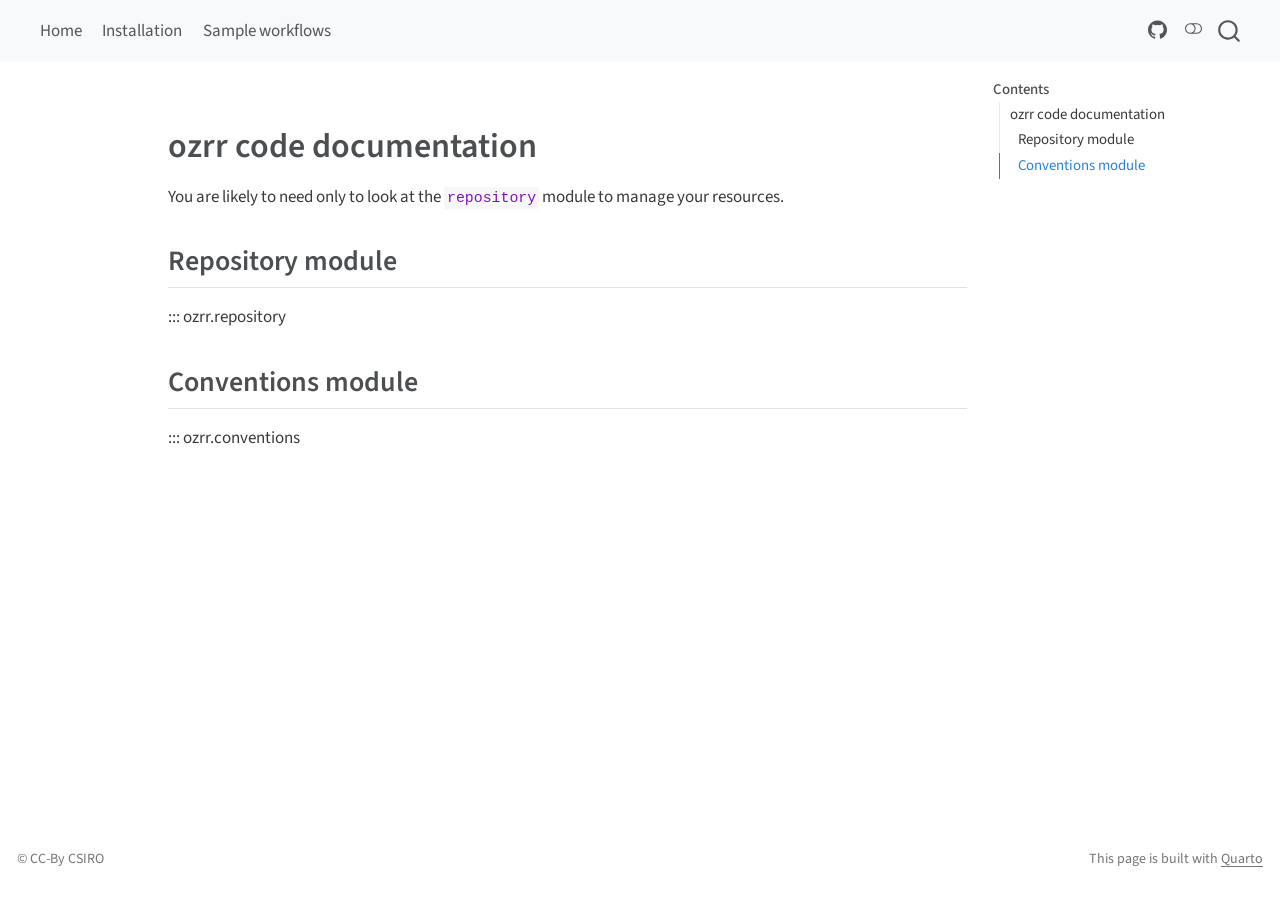
<file: ozrr/docs/code-reference.html>
<!DOCTYPE html>
<html xmlns="http://www.w3.org/1999/xhtml" lang="en" xml:lang="en"><head>

<meta charset="utf-8">
<meta name="generator" content="quarto-1.4.358">

<meta name="viewport" content="width=device-width, initial-scale=1.0, user-scalable=yes">


<title>Monthly runoff LSTM – code-reference</title>
<style>
code{white-space: pre-wrap;}
span.smallcaps{font-variant: small-caps;}
div.columns{display: flex; gap: min(4vw, 1.5em);}
div.column{flex: auto; overflow-x: auto;}
div.hanging-indent{margin-left: 1.5em; text-indent: -1.5em;}
ul.task-list{list-style: none;}
ul.task-list li input[type="checkbox"] {
  width: 0.8em;
  margin: 0 0.8em 0.2em -1em; /* quarto-specific, see https://github.com/quarto-dev/quarto-cli/issues/4556 */ 
  vertical-align: middle;
}
</style>


<script src="../../site_libs/quarto-nav/quarto-nav.js"></script>
<script src="../../site_libs/quarto-nav/headroom.min.js"></script>
<script src="../../site_libs/clipboard/clipboard.min.js"></script>
<script src="../../site_libs/quarto-search/autocomplete.umd.js"></script>
<script src="../../site_libs/quarto-search/fuse.min.js"></script>
<script src="../../site_libs/quarto-search/quarto-search.js"></script>
<meta name="quarto:offset" content="../../">
<script src="../../site_libs/quarto-html/quarto.js"></script>
<script src="../../site_libs/quarto-html/popper.min.js"></script>
<script src="../../site_libs/quarto-html/tippy.umd.min.js"></script>
<script src="../../site_libs/quarto-html/anchor.min.js"></script>
<link href="../../site_libs/quarto-html/tippy.css" rel="stylesheet">
<link href="../../site_libs/quarto-html/quarto-syntax-highlighting.css" rel="stylesheet" class="quarto-color-scheme" id="quarto-text-highlighting-styles">
<link href="../../site_libs/quarto-html/quarto-syntax-highlighting-dark.css" rel="prefetch" class="quarto-color-scheme quarto-color-alternate" id="quarto-text-highlighting-styles">
<script src="../../site_libs/bootstrap/bootstrap.min.js"></script>
<link href="../../site_libs/bootstrap/bootstrap-icons.css" rel="stylesheet">
<link href="../../site_libs/bootstrap/bootstrap.min.css" rel="stylesheet" class="quarto-color-scheme" id="quarto-bootstrap" data-mode="light">
<link href="../../site_libs/bootstrap/bootstrap-dark.min.css" rel="prefetch" class="quarto-color-scheme quarto-color-alternate" id="quarto-bootstrap" data-mode="dark">
<script id="quarto-search-options" type="application/json">{
  "location": "navbar",
  "copy-button": false,
  "collapse-after": 3,
  "panel-placement": "end",
  "type": "overlay",
  "limit": 20,
  "keyboard-shortcut": [
    "f",
    "/",
    "s"
  ],
  "show-item-context": false,
  "language": {
    "search-no-results-text": "No results",
    "search-matching-documents-text": "matching documents",
    "search-copy-link-title": "Copy link to search",
    "search-hide-matches-text": "Hide additional matches",
    "search-more-match-text": "more match in this document",
    "search-more-matches-text": "more matches in this document",
    "search-clear-button-title": "Clear",
    "search-detached-cancel-button-title": "Cancel",
    "search-submit-button-title": "Submit",
    "search-label": "Search"
  }
}</script>


<link rel="stylesheet" href="../../styles.css">
</head>

<body class="nav-fixed">

<div id="quarto-search-results"></div>
  <header id="quarto-header" class="headroom fixed-top">
    <nav class="navbar navbar-expand-lg navbar-dark ">
      <div class="navbar-container container-fluid">
            <div id="quarto-search" class="" title="Search"></div>
          <button class="navbar-toggler" type="button" data-bs-toggle="collapse" data-bs-target="#navbarCollapse" aria-controls="navbarCollapse" aria-expanded="false" aria-label="Toggle navigation" onclick="if (window.quartoToggleHeadroom) { window.quartoToggleHeadroom(); }">
  <span class="navbar-toggler-icon"></span>
</button>
          <div class="collapse navbar-collapse" id="navbarCollapse">
            <ul class="navbar-nav navbar-nav-scroll me-auto">
  <li class="nav-item">
    <a class="nav-link" href="../../index.html"> 
<span class="menu-text">Home</span></a>
  </li>  
  <li class="nav-item">
    <a class="nav-link" href="../../getting-set-up.html"> 
<span class="menu-text">Installation</span></a>
  </li>  
  <li class="nav-item">
    <a class="nav-link" href="../../documentation.html"> 
<span class="menu-text">Sample workflows</span></a>
  </li>  
</ul>
            <ul class="navbar-nav navbar-nav-scroll ms-auto">
  <li class="nav-item compact">
    <a class="nav-link" href="https://github.com/csiro-hydroinformatics/monthly-lstm-runoff"> <i class="bi bi-github" role="img">
</i> 
<span class="menu-text"></span></a>
  </li>  
</ul>
          </div> <!-- /navcollapse -->
          <div class="quarto-navbar-tools">
  <a href="" class="quarto-color-scheme-toggle quarto-navigation-tool  px-1" onclick="window.quartoToggleColorScheme(); return false;" title="Toggle dark mode"><i class="bi"></i></a>
</div>
      </div> <!-- /container-fluid -->
    </nav>
</header>
<!-- content -->
<div id="quarto-content" class="quarto-container page-columns page-rows-contents page-layout-article page-navbar">
<!-- sidebar -->
<!-- margin-sidebar -->
    <div id="quarto-margin-sidebar" class="sidebar margin-sidebar">
        <nav id="TOC" role="doc-toc" class="toc-active">
    <h2 id="toc-title">Contents</h2>
   
  <ul>
  <li><a href="#ozrr-code-documentation" id="toc-ozrr-code-documentation" class="nav-link active" data-scroll-target="#ozrr-code-documentation">ozrr code documentation</a>
  <ul class="collapse">
  <li><a href="#repository-module" id="toc-repository-module" class="nav-link" data-scroll-target="#repository-module">Repository module</a></li>
  <li><a href="#conventions-module" id="toc-conventions-module" class="nav-link" data-scroll-target="#conventions-module">Conventions module</a></li>
  </ul></li>
  </ul>
</nav>
    </div>
<!-- main -->
<main class="content" id="quarto-document-content">



<section id="ozrr-code-documentation" class="level1">
<h1>ozrr code documentation</h1>
<p>You are likely to need only to look at the <code>repository</code> module to manage your resources.</p>
<section id="repository-module" class="level2">
<h2 class="anchored" data-anchor-id="repository-module">Repository module</h2>
<p>::: ozrr.repository</p>
</section>
<section id="conventions-module" class="level2">
<h2 class="anchored" data-anchor-id="conventions-module">Conventions module</h2>
<p>::: ozrr.conventions</p>


</section>
</section>

</main> <!-- /main -->
<script id="quarto-html-after-body" type="application/javascript">
window.document.addEventListener("DOMContentLoaded", function (event) {
  const toggleBodyColorMode = (bsSheetEl) => {
    const mode = bsSheetEl.getAttribute("data-mode");
    const bodyEl = window.document.querySelector("body");
    if (mode === "dark") {
      bodyEl.classList.add("quarto-dark");
      bodyEl.classList.remove("quarto-light");
    } else {
      bodyEl.classList.add("quarto-light");
      bodyEl.classList.remove("quarto-dark");
    }
  }
  const toggleBodyColorPrimary = () => {
    const bsSheetEl = window.document.querySelector("link#quarto-bootstrap");
    if (bsSheetEl) {
      toggleBodyColorMode(bsSheetEl);
    }
  }
  toggleBodyColorPrimary();  
  const disableStylesheet = (stylesheets) => {
    for (let i=0; i < stylesheets.length; i++) {
      const stylesheet = stylesheets[i];
      stylesheet.rel = 'prefetch';
    }
  }
  const enableStylesheet = (stylesheets) => {
    for (let i=0; i < stylesheets.length; i++) {
      const stylesheet = stylesheets[i];
      stylesheet.rel = 'stylesheet';
    }
  }
  const manageTransitions = (selector, allowTransitions) => {
    const els = window.document.querySelectorAll(selector);
    for (let i=0; i < els.length; i++) {
      const el = els[i];
      if (allowTransitions) {
        el.classList.remove('notransition');
      } else {
        el.classList.add('notransition');
      }
    }
  }
  const toggleGiscusIfUsed = (isAlternate, darkModeDefault) => {
    const baseTheme = document.querySelector('#giscus-base-theme')?.value ?? 'light';
    const alternateTheme = document.querySelector('#giscus-alt-theme')?.value ?? 'dark';
    let newTheme = '';
    if(darkModeDefault) {
      newTheme = isAlternate ? baseTheme : alternateTheme;
    } else {
      newTheme = isAlternate ? alternateTheme : baseTheme;
    }
    const changeGiscusTheme = () => {
      // From: https://github.com/giscus/giscus/issues/336
      const sendMessage = (message) => {
        const iframe = document.querySelector('iframe.giscus-frame');
        if (!iframe) return;
        iframe.contentWindow.postMessage({ giscus: message }, 'https://giscus.app');
      }
      sendMessage({
        setConfig: {
          theme: newTheme
        }
      });
    }
    const isGiscussLoaded = window.document.querySelector('iframe.giscus-frame') !== null;
    if (isGiscussLoaded) {
      changeGiscusTheme();
    }
  }
  const toggleColorMode = (alternate) => {
    // Switch the stylesheets
    const alternateStylesheets = window.document.querySelectorAll('link.quarto-color-scheme.quarto-color-alternate');
    manageTransitions('#quarto-margin-sidebar .nav-link', false);
    if (alternate) {
      enableStylesheet(alternateStylesheets);
      for (const sheetNode of alternateStylesheets) {
        if (sheetNode.id === "quarto-bootstrap") {
          toggleBodyColorMode(sheetNode);
        }
      }
    } else {
      disableStylesheet(alternateStylesheets);
      toggleBodyColorPrimary();
    }
    manageTransitions('#quarto-margin-sidebar .nav-link', true);
    // Switch the toggles
    const toggles = window.document.querySelectorAll('.quarto-color-scheme-toggle');
    for (let i=0; i < toggles.length; i++) {
      const toggle = toggles[i];
      if (toggle) {
        if (alternate) {
          toggle.classList.add("alternate");     
        } else {
          toggle.classList.remove("alternate");
        }
      }
    }
    // Hack to workaround the fact that safari doesn't
    // properly recolor the scrollbar when toggling (#1455)
    if (navigator.userAgent.indexOf('Safari') > 0 && navigator.userAgent.indexOf('Chrome') == -1) {
      manageTransitions("body", false);
      window.scrollTo(0, 1);
      setTimeout(() => {
        window.scrollTo(0, 0);
        manageTransitions("body", true);
      }, 40);  
    }
  }
  const isFileUrl = () => { 
    return window.location.protocol === 'file:';
  }
  const hasAlternateSentinel = () => {  
    let styleSentinel = getColorSchemeSentinel();
    if (styleSentinel !== null) {
      return styleSentinel === "alternate";
    } else {
      return false;
    }
  }
  const setStyleSentinel = (alternate) => {
    const value = alternate ? "alternate" : "default";
    if (!isFileUrl()) {
      window.localStorage.setItem("quarto-color-scheme", value);
    } else {
      localAlternateSentinel = value;
    }
  }
  const getColorSchemeSentinel = () => {
    if (!isFileUrl()) {
      const storageValue = window.localStorage.getItem("quarto-color-scheme");
      return storageValue != null ? storageValue : localAlternateSentinel;
    } else {
      return localAlternateSentinel;
    }
  }
  const darkModeDefault = false;
  let localAlternateSentinel = darkModeDefault ? 'alternate' : 'default';
  // Dark / light mode switch
  window.quartoToggleColorScheme = () => {
    // Read the current dark / light value 
    let toAlternate = !hasAlternateSentinel();
    toggleColorMode(toAlternate);
    setStyleSentinel(toAlternate);
    toggleGiscusIfUsed(toAlternate, darkModeDefault);
  };
  // Ensure there is a toggle, if there isn't float one in the top right
  if (window.document.querySelector('.quarto-color-scheme-toggle') === null) {
    const a = window.document.createElement('a');
    a.classList.add('top-right');
    a.classList.add('quarto-color-scheme-toggle');
    a.href = "";
    a.onclick = function() { try { window.quartoToggleColorScheme(); } catch {} return false; };
    const i = window.document.createElement("i");
    i.classList.add('bi');
    a.appendChild(i);
    window.document.body.appendChild(a);
  }
  // Switch to dark mode if need be
  if (hasAlternateSentinel()) {
    toggleColorMode(true);
  } else {
    toggleColorMode(false);
  }
  const icon = "";
  const anchorJS = new window.AnchorJS();
  anchorJS.options = {
    placement: 'right',
    icon: icon
  };
  anchorJS.add('.anchored');
  const isCodeAnnotation = (el) => {
    for (const clz of el.classList) {
      if (clz.startsWith('code-annotation-')) {                     
        return true;
      }
    }
    return false;
  }
  const clipboard = new window.ClipboardJS('.code-copy-button', {
    text: function(trigger) {
      const codeEl = trigger.previousElementSibling.cloneNode(true);
      for (const childEl of codeEl.children) {
        if (isCodeAnnotation(childEl)) {
          childEl.remove();
        }
      }
      return codeEl.innerText;
    }
  });
  clipboard.on('success', function(e) {
    // button target
    const button = e.trigger;
    // don't keep focus
    button.blur();
    // flash "checked"
    button.classList.add('code-copy-button-checked');
    var currentTitle = button.getAttribute("title");
    button.setAttribute("title", "Copied!");
    let tooltip;
    if (window.bootstrap) {
      button.setAttribute("data-bs-toggle", "tooltip");
      button.setAttribute("data-bs-placement", "left");
      button.setAttribute("data-bs-title", "Copied!");
      tooltip = new bootstrap.Tooltip(button, 
        { trigger: "manual", 
          customClass: "code-copy-button-tooltip",
          offset: [0, -8]});
      tooltip.show();    
    }
    setTimeout(function() {
      if (tooltip) {
        tooltip.hide();
        button.removeAttribute("data-bs-title");
        button.removeAttribute("data-bs-toggle");
        button.removeAttribute("data-bs-placement");
      }
      button.setAttribute("title", currentTitle);
      button.classList.remove('code-copy-button-checked');
    }, 1000);
    // clear code selection
    e.clearSelection();
  });
  function tippyHover(el, contentFn, onTriggerFn, onUntriggerFn) {
    const config = {
      allowHTML: true,
      maxWidth: 500,
      delay: 100,
      arrow: false,
      appendTo: function(el) {
          return el.parentElement;
      },
      interactive: true,
      interactiveBorder: 10,
      theme: 'quarto',
      placement: 'bottom-start',
    };
    if (contentFn) {
      config.content = contentFn;
    }
    if (onTriggerFn) {
      config.onTrigger = onTriggerFn;
    }
    if (onUntriggerFn) {
      config.onUntrigger = onUntriggerFn;
    }
    window.tippy(el, config); 
  }
  const noterefs = window.document.querySelectorAll('a[role="doc-noteref"]');
  for (var i=0; i<noterefs.length; i++) {
    const ref = noterefs[i];
    tippyHover(ref, function() {
      // use id or data attribute instead here
      let href = ref.getAttribute('data-footnote-href') || ref.getAttribute('href');
      try { href = new URL(href).hash; } catch {}
      const id = href.replace(/^#\/?/, "");
      const note = window.document.getElementById(id);
      return note.innerHTML;
    });
  }
  const xrefs = window.document.querySelectorAll('a.quarto-xref');
  const processXRef = (id, note) => {
    // Strip column container classes
    const stripColumnClz = (el) => {
      el.classList.remove("page-full", "page-columns");
      if (el.children) {
        for (const child of el.children) {
          stripColumnClz(child);
        }
      }
    }
    stripColumnClz(note)
    if (id.startsWith('sec-')) {
      // Special case sections, only their first couple elements
      const container = document.createElement("div");
      if (note.children && note.children.length > 2) {
        for (let i = 0; i < 2; i++) {
          container.appendChild(note.children[i].cloneNode(true));
        }
        return container.innerHTML
      } else {
        return note.innerHTML;
      }
    } else {
      // Remove any anchor links if they are present
      const anchorLink = note.querySelector('a.anchorjs-link');
      if (anchorLink) {
        anchorLink.remove();
      }
      return note.innerHTML;
    }
  }
  for (var i=0; i<xrefs.length; i++) {
    const xref = xrefs[i];
    tippyHover(xref, undefined, function(instance) {
      instance.disable();
      let url = xref.getAttribute('href');
      let hash = undefined; 
      if (url.startsWith('#')) {
        hash = url;
      } else {
        try { hash = new URL(url).hash; } catch {}
      }
      if (hash) {
        const id = hash.replace(/^#\/?/, "");
        const note = window.document.getElementById(id);
        if (note !== null) {
          try {
            const html = processXRef(id, note.cloneNode(true));
            instance.setContent(html);
          } finally {
            instance.enable();
            instance.show();
          }
        } else {
          // See if we can fetch this
          fetch(url.split('#')[0])
          .then(res => res.text())
          .then(html => {
            const parser = new DOMParser();
            const htmlDoc = parser.parseFromString(html, "text/html");
            const note = htmlDoc.getElementById(id);
            if (note !== null) {
              const html = processXRef(id, note);
              instance.setContent(html);
            } 
          }).finally(() => {
            instance.enable();
            instance.show();
          });
        }
      }
    }, function(instance) {
    });
  }
      let selectedAnnoteEl;
      const selectorForAnnotation = ( cell, annotation) => {
        let cellAttr = 'data-code-cell="' + cell + '"';
        let lineAttr = 'data-code-annotation="' +  annotation + '"';
        const selector = 'span[' + cellAttr + '][' + lineAttr + ']';
        return selector;
      }
      const selectCodeLines = (annoteEl) => {
        const doc = window.document;
        const targetCell = annoteEl.getAttribute("data-target-cell");
        const targetAnnotation = annoteEl.getAttribute("data-target-annotation");
        const annoteSpan = window.document.querySelector(selectorForAnnotation(targetCell, targetAnnotation));
        const lines = annoteSpan.getAttribute("data-code-lines").split(",");
        const lineIds = lines.map((line) => {
          return targetCell + "-" + line;
        })
        let top = null;
        let height = null;
        let parent = null;
        if (lineIds.length > 0) {
            //compute the position of the single el (top and bottom and make a div)
            const el = window.document.getElementById(lineIds[0]);
            top = el.offsetTop;
            height = el.offsetHeight;
            parent = el.parentElement.parentElement;
          if (lineIds.length > 1) {
            const lastEl = window.document.getElementById(lineIds[lineIds.length - 1]);
            const bottom = lastEl.offsetTop + lastEl.offsetHeight;
            height = bottom - top;
          }
          if (top !== null && height !== null && parent !== null) {
            // cook up a div (if necessary) and position it 
            let div = window.document.getElementById("code-annotation-line-highlight");
            if (div === null) {
              div = window.document.createElement("div");
              div.setAttribute("id", "code-annotation-line-highlight");
              div.style.position = 'absolute';
              parent.appendChild(div);
            }
            div.style.top = top - 2 + "px";
            div.style.height = height + 4 + "px";
            div.style.left = 0;
            let gutterDiv = window.document.getElementById("code-annotation-line-highlight-gutter");
            if (gutterDiv === null) {
              gutterDiv = window.document.createElement("div");
              gutterDiv.setAttribute("id", "code-annotation-line-highlight-gutter");
              gutterDiv.style.position = 'absolute';
              const codeCell = window.document.getElementById(targetCell);
              const gutter = codeCell.querySelector('.code-annotation-gutter');
              gutter.appendChild(gutterDiv);
            }
            gutterDiv.style.top = top - 2 + "px";
            gutterDiv.style.height = height + 4 + "px";
          }
          selectedAnnoteEl = annoteEl;
        }
      };
      const unselectCodeLines = () => {
        const elementsIds = ["code-annotation-line-highlight", "code-annotation-line-highlight-gutter"];
        elementsIds.forEach((elId) => {
          const div = window.document.getElementById(elId);
          if (div) {
            div.remove();
          }
        });
        selectedAnnoteEl = undefined;
      };
        // Handle positioning of the toggle
    window.addEventListener(
      "resize",
      throttle(() => {
        console.log("RESIZE");
        elRect = undefined;
        if (selectedAnnoteEl) {
          selectCodeLines(selectedAnnoteEl);
        }
      }, 10)
    );
    function throttle(fn, ms) {
    let throttle = false;
    let timer;
      return (...args) => {
        if(!throttle) { // first call gets through
            fn.apply(this, args);
            throttle = true;
        } else { // all the others get throttled
            if(timer) clearTimeout(timer); // cancel #2
            timer = setTimeout(() => {
              fn.apply(this, args);
              timer = throttle = false;
            }, ms);
        }
      };
    }
      // Attach click handler to the DT
      const annoteDls = window.document.querySelectorAll('dt[data-target-cell]');
      for (const annoteDlNode of annoteDls) {
        annoteDlNode.addEventListener('click', (event) => {
          const clickedEl = event.target;
          if (clickedEl !== selectedAnnoteEl) {
            unselectCodeLines();
            const activeEl = window.document.querySelector('dt[data-target-cell].code-annotation-active');
            if (activeEl) {
              activeEl.classList.remove('code-annotation-active');
            }
            selectCodeLines(clickedEl);
            clickedEl.classList.add('code-annotation-active');
          } else {
            // Unselect the line
            unselectCodeLines();
            clickedEl.classList.remove('code-annotation-active');
          }
        });
      }
  const findCites = (el) => {
    const parentEl = el.parentElement;
    if (parentEl) {
      const cites = parentEl.dataset.cites;
      if (cites) {
        return {
          el,
          cites: cites.split(' ')
        };
      } else {
        return findCites(el.parentElement)
      }
    } else {
      return undefined;
    }
  };
  var bibliorefs = window.document.querySelectorAll('a[role="doc-biblioref"]');
  for (var i=0; i<bibliorefs.length; i++) {
    const ref = bibliorefs[i];
    const citeInfo = findCites(ref);
    if (citeInfo) {
      tippyHover(citeInfo.el, function() {
        var popup = window.document.createElement('div');
        citeInfo.cites.forEach(function(cite) {
          var citeDiv = window.document.createElement('div');
          citeDiv.classList.add('hanging-indent');
          citeDiv.classList.add('csl-entry');
          var biblioDiv = window.document.getElementById('ref-' + cite);
          if (biblioDiv) {
            citeDiv.innerHTML = biblioDiv.innerHTML;
          }
          popup.appendChild(citeDiv);
        });
        return popup.innerHTML;
      });
    }
  }
});
</script>
</div> <!-- /content -->
<footer class="footer">
  <div class="nav-footer">
    <div class="nav-footer-left">
<p>© CC-By CSIRO</p>
</div>   
    <div class="nav-footer-center">
      &nbsp;
    </div>
    <div class="nav-footer-right">
<p>This page is built with <a href="https://quarto.org/">Quarto</a></p>
</div>
  </div>
</footer>




</body></html>
</file>
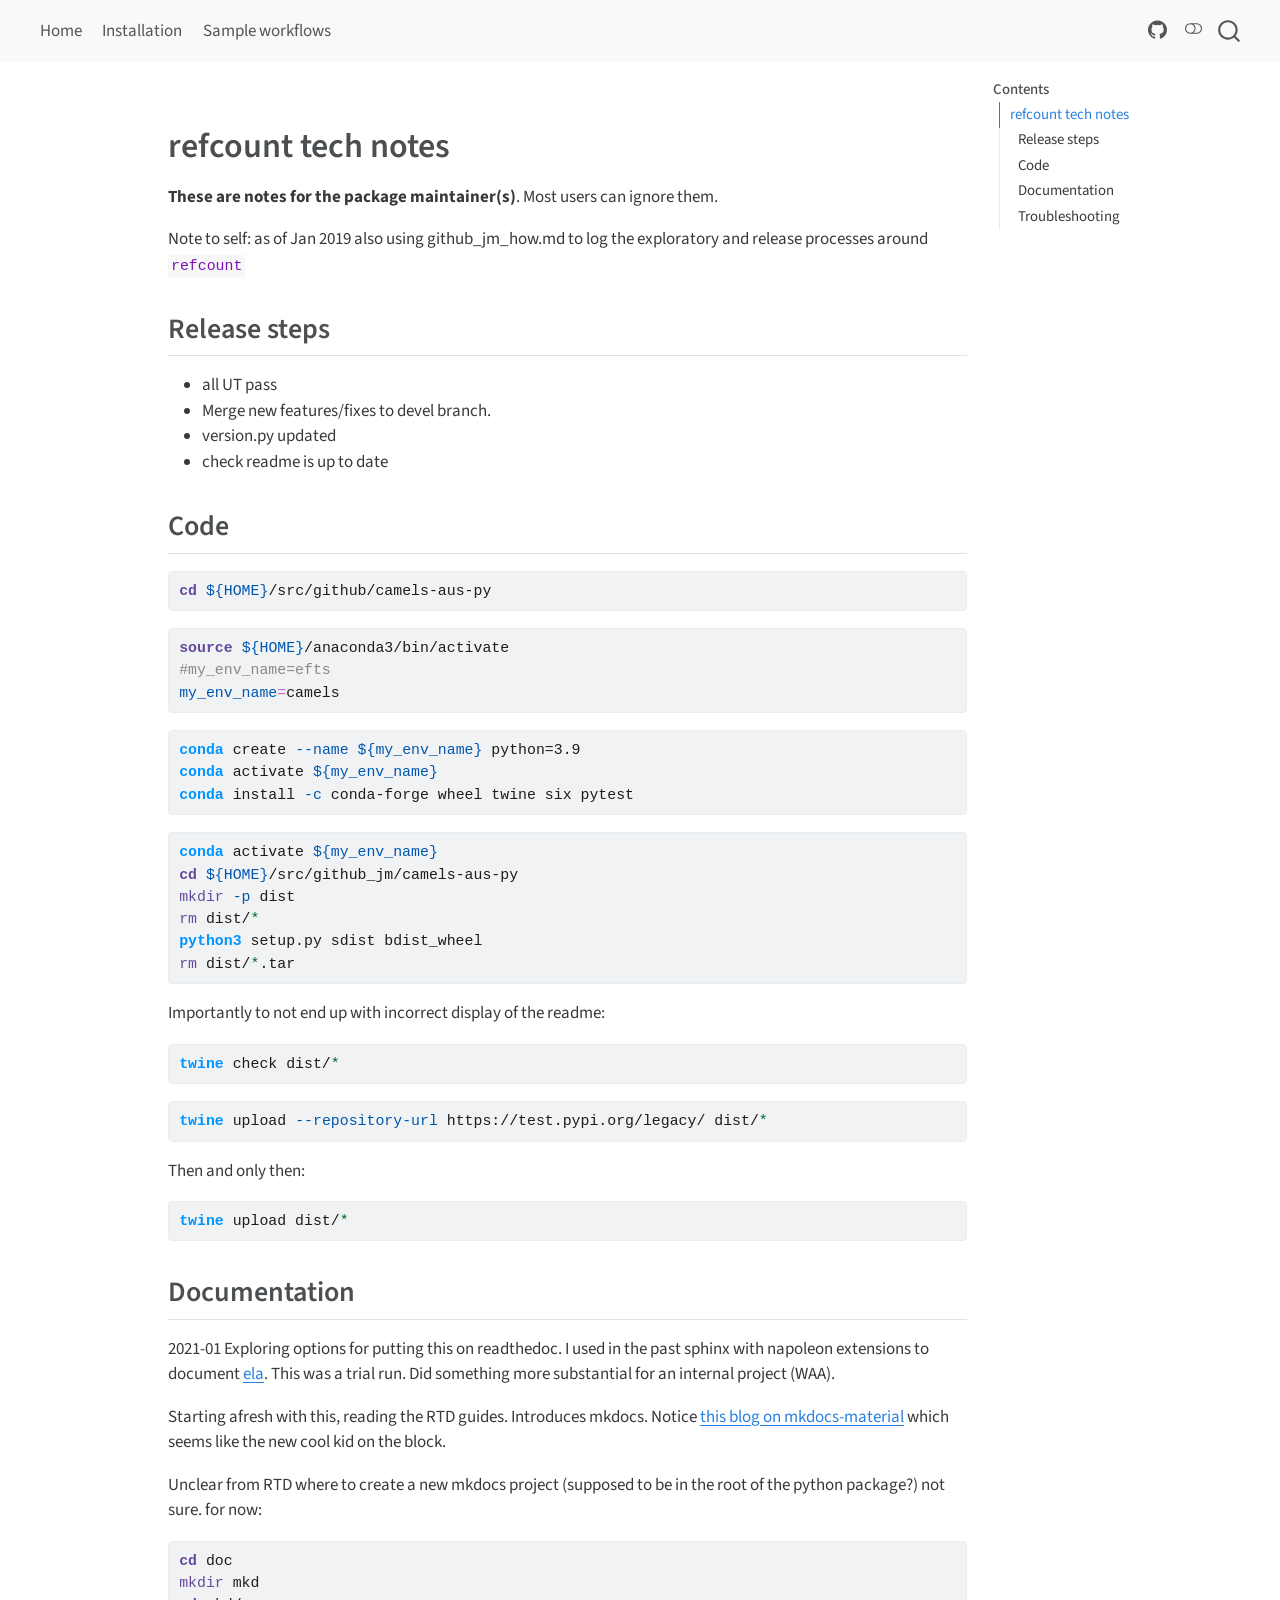
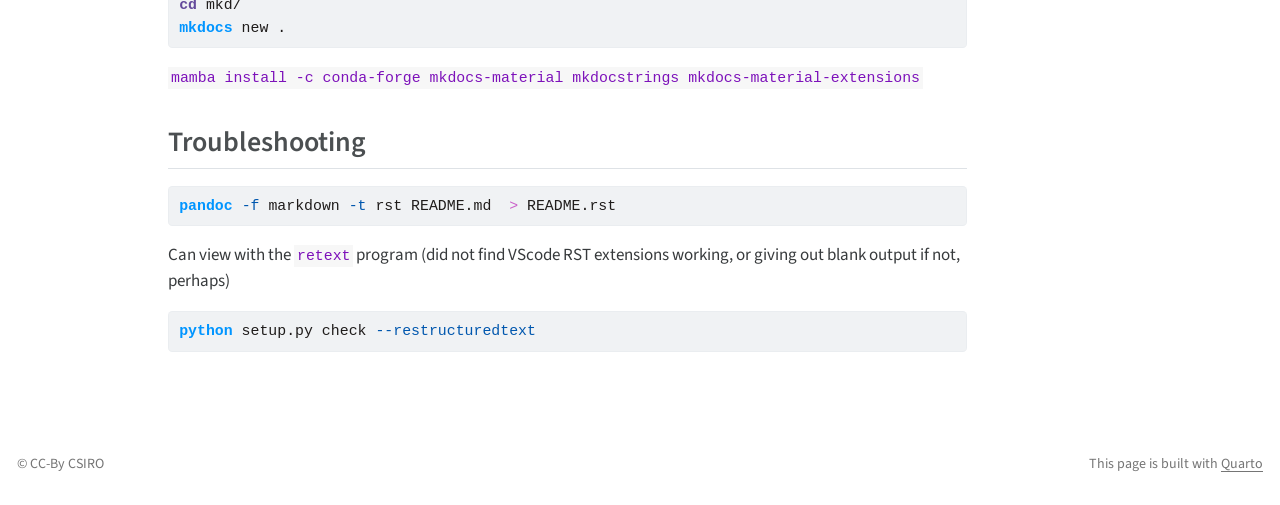
<file: ozrr/docs/tech_notes.html>
<!DOCTYPE html>
<html xmlns="http://www.w3.org/1999/xhtml" lang="en" xml:lang="en"><head>

<meta charset="utf-8">
<meta name="generator" content="quarto-1.4.358">

<meta name="viewport" content="width=device-width, initial-scale=1.0, user-scalable=yes">


<title>Monthly runoff LSTM – tech_notes</title>
<style>
code{white-space: pre-wrap;}
span.smallcaps{font-variant: small-caps;}
div.columns{display: flex; gap: min(4vw, 1.5em);}
div.column{flex: auto; overflow-x: auto;}
div.hanging-indent{margin-left: 1.5em; text-indent: -1.5em;}
ul.task-list{list-style: none;}
ul.task-list li input[type="checkbox"] {
  width: 0.8em;
  margin: 0 0.8em 0.2em -1em; /* quarto-specific, see https://github.com/quarto-dev/quarto-cli/issues/4556 */ 
  vertical-align: middle;
}
/* CSS for syntax highlighting */
pre > code.sourceCode { white-space: pre; position: relative; }
pre > code.sourceCode > span { line-height: 1.25; }
pre > code.sourceCode > span:empty { height: 1.2em; }
.sourceCode { overflow: visible; }
code.sourceCode > span { color: inherit; text-decoration: inherit; }
div.sourceCode { margin: 1em 0; }
pre.sourceCode { margin: 0; }
@media screen {
div.sourceCode { overflow: auto; }
}
@media print {
pre > code.sourceCode { white-space: pre-wrap; }
pre > code.sourceCode > span { text-indent: -5em; padding-left: 5em; }
}
pre.numberSource code
  { counter-reset: source-line 0; }
pre.numberSource code > span
  { position: relative; left: -4em; counter-increment: source-line; }
pre.numberSource code > span > a:first-child::before
  { content: counter(source-line);
    position: relative; left: -1em; text-align: right; vertical-align: baseline;
    border: none; display: inline-block;
    -webkit-touch-callout: none; -webkit-user-select: none;
    -khtml-user-select: none; -moz-user-select: none;
    -ms-user-select: none; user-select: none;
    padding: 0 4px; width: 4em;
  }
pre.numberSource { margin-left: 3em;  padding-left: 4px; }
div.sourceCode
  {   }
@media screen {
pre > code.sourceCode > span > a:first-child::before { text-decoration: underline; }
}
</style>


<script src="../../site_libs/quarto-nav/quarto-nav.js"></script>
<script src="../../site_libs/quarto-nav/headroom.min.js"></script>
<script src="../../site_libs/clipboard/clipboard.min.js"></script>
<script src="../../site_libs/quarto-search/autocomplete.umd.js"></script>
<script src="../../site_libs/quarto-search/fuse.min.js"></script>
<script src="../../site_libs/quarto-search/quarto-search.js"></script>
<meta name="quarto:offset" content="../../">
<script src="../../site_libs/quarto-html/quarto.js"></script>
<script src="../../site_libs/quarto-html/popper.min.js"></script>
<script src="../../site_libs/quarto-html/tippy.umd.min.js"></script>
<script src="../../site_libs/quarto-html/anchor.min.js"></script>
<link href="../../site_libs/quarto-html/tippy.css" rel="stylesheet">
<link href="../../site_libs/quarto-html/quarto-syntax-highlighting.css" rel="stylesheet" class="quarto-color-scheme" id="quarto-text-highlighting-styles">
<link href="../../site_libs/quarto-html/quarto-syntax-highlighting-dark.css" rel="prefetch" class="quarto-color-scheme quarto-color-alternate" id="quarto-text-highlighting-styles">
<script src="../../site_libs/bootstrap/bootstrap.min.js"></script>
<link href="../../site_libs/bootstrap/bootstrap-icons.css" rel="stylesheet">
<link href="../../site_libs/bootstrap/bootstrap.min.css" rel="stylesheet" class="quarto-color-scheme" id="quarto-bootstrap" data-mode="light">
<link href="../../site_libs/bootstrap/bootstrap-dark.min.css" rel="prefetch" class="quarto-color-scheme quarto-color-alternate" id="quarto-bootstrap" data-mode="dark">
<script id="quarto-search-options" type="application/json">{
  "location": "navbar",
  "copy-button": false,
  "collapse-after": 3,
  "panel-placement": "end",
  "type": "overlay",
  "limit": 20,
  "keyboard-shortcut": [
    "f",
    "/",
    "s"
  ],
  "show-item-context": false,
  "language": {
    "search-no-results-text": "No results",
    "search-matching-documents-text": "matching documents",
    "search-copy-link-title": "Copy link to search",
    "search-hide-matches-text": "Hide additional matches",
    "search-more-match-text": "more match in this document",
    "search-more-matches-text": "more matches in this document",
    "search-clear-button-title": "Clear",
    "search-detached-cancel-button-title": "Cancel",
    "search-submit-button-title": "Submit",
    "search-label": "Search"
  }
}</script>


<link rel="stylesheet" href="../../styles.css">
</head>

<body class="nav-fixed">

<div id="quarto-search-results"></div>
  <header id="quarto-header" class="headroom fixed-top">
    <nav class="navbar navbar-expand-lg navbar-dark ">
      <div class="navbar-container container-fluid">
            <div id="quarto-search" class="" title="Search"></div>
          <button class="navbar-toggler" type="button" data-bs-toggle="collapse" data-bs-target="#navbarCollapse" aria-controls="navbarCollapse" aria-expanded="false" aria-label="Toggle navigation" onclick="if (window.quartoToggleHeadroom) { window.quartoToggleHeadroom(); }">
  <span class="navbar-toggler-icon"></span>
</button>
          <div class="collapse navbar-collapse" id="navbarCollapse">
            <ul class="navbar-nav navbar-nav-scroll me-auto">
  <li class="nav-item">
    <a class="nav-link" href="../../index.html"> 
<span class="menu-text">Home</span></a>
  </li>  
  <li class="nav-item">
    <a class="nav-link" href="../../getting-set-up.html"> 
<span class="menu-text">Installation</span></a>
  </li>  
  <li class="nav-item">
    <a class="nav-link" href="../../documentation.html"> 
<span class="menu-text">Sample workflows</span></a>
  </li>  
</ul>
            <ul class="navbar-nav navbar-nav-scroll ms-auto">
  <li class="nav-item compact">
    <a class="nav-link" href="https://github.com/csiro-hydroinformatics/monthly-lstm-runoff"> <i class="bi bi-github" role="img">
</i> 
<span class="menu-text"></span></a>
  </li>  
</ul>
          </div> <!-- /navcollapse -->
          <div class="quarto-navbar-tools">
  <a href="" class="quarto-color-scheme-toggle quarto-navigation-tool  px-1" onclick="window.quartoToggleColorScheme(); return false;" title="Toggle dark mode"><i class="bi"></i></a>
</div>
      </div> <!-- /container-fluid -->
    </nav>
</header>
<!-- content -->
<div id="quarto-content" class="quarto-container page-columns page-rows-contents page-layout-article page-navbar">
<!-- sidebar -->
<!-- margin-sidebar -->
    <div id="quarto-margin-sidebar" class="sidebar margin-sidebar">
        <nav id="TOC" role="doc-toc" class="toc-active">
    <h2 id="toc-title">Contents</h2>
   
  <ul>
  <li><a href="#refcount-tech-notes" id="toc-refcount-tech-notes" class="nav-link active" data-scroll-target="#refcount-tech-notes">refcount tech notes</a>
  <ul class="collapse">
  <li><a href="#release-steps" id="toc-release-steps" class="nav-link" data-scroll-target="#release-steps">Release steps</a></li>
  <li><a href="#code" id="toc-code" class="nav-link" data-scroll-target="#code">Code</a></li>
  <li><a href="#documentation" id="toc-documentation" class="nav-link" data-scroll-target="#documentation">Documentation</a></li>
  <li><a href="#troubleshooting" id="toc-troubleshooting" class="nav-link" data-scroll-target="#troubleshooting">Troubleshooting</a></li>
  </ul></li>
  </ul>
</nav>
    </div>
<!-- main -->
<main class="content" id="quarto-document-content">



<section id="refcount-tech-notes" class="level1">
<h1>refcount tech notes</h1>
<p><strong>These are notes for the package maintainer(s)</strong>. Most users can ignore them.</p>
<p>Note to self: as of Jan 2019 also using github_jm_how.md to log the exploratory and release processes around <code>refcount</code></p>
<section id="release-steps" class="level2">
<h2 class="anchored" data-anchor-id="release-steps">Release steps</h2>
<ul>
<li>all UT pass</li>
<li>Merge new features/fixes to devel branch.</li>
<li>version.py updated</li>
<li>check readme is up to date</li>
</ul>
</section>
<section id="code" class="level2">
<h2 class="anchored" data-anchor-id="code">Code</h2>
<div class="sourceCode" id="cb1"><pre class="sourceCode sh code-with-copy"><code class="sourceCode bash"><span id="cb1-1"><a href="#cb1-1" aria-hidden="true" tabindex="-1"></a><span class="bu">cd</span> <span class="va">${HOME}</span>/src/github/camels-aus-py</span></code><button title="Copy to Clipboard" class="code-copy-button"><i class="bi"></i></button></pre></div>
<div class="sourceCode" id="cb2"><pre class="sourceCode sh code-with-copy"><code class="sourceCode bash"><span id="cb2-1"><a href="#cb2-1" aria-hidden="true" tabindex="-1"></a><span class="bu">source</span> <span class="va">${HOME}</span>/anaconda3/bin/activate</span>
<span id="cb2-2"><a href="#cb2-2" aria-hidden="true" tabindex="-1"></a><span class="co">#my_env_name=efts</span></span>
<span id="cb2-3"><a href="#cb2-3" aria-hidden="true" tabindex="-1"></a><span class="va">my_env_name</span><span class="op">=</span>camels</span></code><button title="Copy to Clipboard" class="code-copy-button"><i class="bi"></i></button></pre></div>
<div class="sourceCode" id="cb3"><pre class="sourceCode sh code-with-copy"><code class="sourceCode bash"><span id="cb3-1"><a href="#cb3-1" aria-hidden="true" tabindex="-1"></a><span class="ex">conda</span> create <span class="at">--name</span> <span class="va">${my_env_name}</span> python=3.9</span>
<span id="cb3-2"><a href="#cb3-2" aria-hidden="true" tabindex="-1"></a><span class="ex">conda</span> activate <span class="va">${my_env_name}</span></span>
<span id="cb3-3"><a href="#cb3-3" aria-hidden="true" tabindex="-1"></a><span class="ex">conda</span> install <span class="at">-c</span> conda-forge wheel twine six pytest </span></code><button title="Copy to Clipboard" class="code-copy-button"><i class="bi"></i></button></pre></div>
<div class="sourceCode" id="cb4"><pre class="sourceCode sh code-with-copy"><code class="sourceCode bash"><span id="cb4-1"><a href="#cb4-1" aria-hidden="true" tabindex="-1"></a><span class="ex">conda</span> activate <span class="va">${my_env_name}</span></span>
<span id="cb4-2"><a href="#cb4-2" aria-hidden="true" tabindex="-1"></a><span class="bu">cd</span> <span class="va">${HOME}</span>/src/github_jm/camels-aus-py</span>
<span id="cb4-3"><a href="#cb4-3" aria-hidden="true" tabindex="-1"></a><span class="fu">mkdir</span> <span class="at">-p</span> dist</span>
<span id="cb4-4"><a href="#cb4-4" aria-hidden="true" tabindex="-1"></a><span class="fu">rm</span> dist/<span class="pp">*</span></span>
<span id="cb4-5"><a href="#cb4-5" aria-hidden="true" tabindex="-1"></a><span class="ex">python3</span> setup.py sdist bdist_wheel</span>
<span id="cb4-6"><a href="#cb4-6" aria-hidden="true" tabindex="-1"></a><span class="fu">rm</span> dist/<span class="pp">*</span>.tar</span></code><button title="Copy to Clipboard" class="code-copy-button"><i class="bi"></i></button></pre></div>
<p>Importantly to not end up with incorrect display of the readme:</p>
<div class="sourceCode" id="cb5"><pre class="sourceCode sh code-with-copy"><code class="sourceCode bash"><span id="cb5-1"><a href="#cb5-1" aria-hidden="true" tabindex="-1"></a><span class="ex">twine</span> check dist/<span class="pp">*</span></span></code><button title="Copy to Clipboard" class="code-copy-button"><i class="bi"></i></button></pre></div>
<div class="sourceCode" id="cb6"><pre class="sourceCode sh code-with-copy"><code class="sourceCode bash"><span id="cb6-1"><a href="#cb6-1" aria-hidden="true" tabindex="-1"></a><span class="ex">twine</span> upload <span class="at">--repository-url</span> https://test.pypi.org/legacy/ dist/<span class="pp">*</span></span></code><button title="Copy to Clipboard" class="code-copy-button"><i class="bi"></i></button></pre></div>
<p>Then and only then:</p>
<div class="sourceCode" id="cb7"><pre class="sourceCode sh code-with-copy"><code class="sourceCode bash"><span id="cb7-1"><a href="#cb7-1" aria-hidden="true" tabindex="-1"></a><span class="ex">twine</span> upload dist/<span class="pp">*</span></span></code><button title="Copy to Clipboard" class="code-copy-button"><i class="bi"></i></button></pre></div>
</section>
<section id="documentation" class="level2">
<h2 class="anchored" data-anchor-id="documentation">Documentation</h2>
<p>2021-01 Exploring options for putting this on readthedoc. I used in the past sphinx with napoleon extensions to document <a href="https://pyela.readthedocs.io/en/latest">ela</a>. This was a trial run. Did something more substantial for an internal project (WAA).</p>
<p>Starting afresh with this, reading the RTD guides. Introduces mkdocs. Notice <a href="https://chrieke.medium.com/documenting-a-python-package-with-code-reference-via-mkdocs-material-b4a45197f95b">this blog on mkdocs-material</a> which seems like the new cool kid on the block.</p>
<p>Unclear from RTD where to create a new mkdocs project (supposed to be in the root of the python package?) not sure. for now:</p>
<div class="sourceCode" id="cb8"><pre class="sourceCode sh code-with-copy"><code class="sourceCode bash"><span id="cb8-1"><a href="#cb8-1" aria-hidden="true" tabindex="-1"></a><span class="bu">cd</span> doc</span>
<span id="cb8-2"><a href="#cb8-2" aria-hidden="true" tabindex="-1"></a><span class="fu">mkdir</span> mkd</span>
<span id="cb8-3"><a href="#cb8-3" aria-hidden="true" tabindex="-1"></a><span class="bu">cd</span> mkd/</span>
<span id="cb8-4"><a href="#cb8-4" aria-hidden="true" tabindex="-1"></a><span class="ex">mkdocs</span> new .</span></code><button title="Copy to Clipboard" class="code-copy-button"><i class="bi"></i></button></pre></div>
<p><code>mamba install -c conda-forge mkdocs-material mkdocstrings mkdocs-material-extensions</code></p>
</section>
<section id="troubleshooting" class="level2">
<h2 class="anchored" data-anchor-id="troubleshooting">Troubleshooting</h2>
<div class="sourceCode" id="cb9"><pre class="sourceCode sh code-with-copy"><code class="sourceCode bash"><span id="cb9-1"><a href="#cb9-1" aria-hidden="true" tabindex="-1"></a><span class="ex">pandoc</span> <span class="at">-f</span> markdown <span class="at">-t</span> rst README.md  <span class="op">&gt;</span> README.rst</span></code><button title="Copy to Clipboard" class="code-copy-button"><i class="bi"></i></button></pre></div>
<p>Can view with the <code>retext</code> program (did not find VScode RST extensions working, or giving out blank output if not, perhaps)</p>
<div class="sourceCode" id="cb10"><pre class="sourceCode sh code-with-copy"><code class="sourceCode bash"><span id="cb10-1"><a href="#cb10-1" aria-hidden="true" tabindex="-1"></a><span class="ex">python</span> setup.py check <span class="at">--restructuredtext</span></span></code><button title="Copy to Clipboard" class="code-copy-button"><i class="bi"></i></button></pre></div>


</section>
</section>

</main> <!-- /main -->
<script id="quarto-html-after-body" type="application/javascript">
window.document.addEventListener("DOMContentLoaded", function (event) {
  const toggleBodyColorMode = (bsSheetEl) => {
    const mode = bsSheetEl.getAttribute("data-mode");
    const bodyEl = window.document.querySelector("body");
    if (mode === "dark") {
      bodyEl.classList.add("quarto-dark");
      bodyEl.classList.remove("quarto-light");
    } else {
      bodyEl.classList.add("quarto-light");
      bodyEl.classList.remove("quarto-dark");
    }
  }
  const toggleBodyColorPrimary = () => {
    const bsSheetEl = window.document.querySelector("link#quarto-bootstrap");
    if (bsSheetEl) {
      toggleBodyColorMode(bsSheetEl);
    }
  }
  toggleBodyColorPrimary();  
  const disableStylesheet = (stylesheets) => {
    for (let i=0; i < stylesheets.length; i++) {
      const stylesheet = stylesheets[i];
      stylesheet.rel = 'prefetch';
    }
  }
  const enableStylesheet = (stylesheets) => {
    for (let i=0; i < stylesheets.length; i++) {
      const stylesheet = stylesheets[i];
      stylesheet.rel = 'stylesheet';
    }
  }
  const manageTransitions = (selector, allowTransitions) => {
    const els = window.document.querySelectorAll(selector);
    for (let i=0; i < els.length; i++) {
      const el = els[i];
      if (allowTransitions) {
        el.classList.remove('notransition');
      } else {
        el.classList.add('notransition');
      }
    }
  }
  const toggleGiscusIfUsed = (isAlternate, darkModeDefault) => {
    const baseTheme = document.querySelector('#giscus-base-theme')?.value ?? 'light';
    const alternateTheme = document.querySelector('#giscus-alt-theme')?.value ?? 'dark';
    let newTheme = '';
    if(darkModeDefault) {
      newTheme = isAlternate ? baseTheme : alternateTheme;
    } else {
      newTheme = isAlternate ? alternateTheme : baseTheme;
    }
    const changeGiscusTheme = () => {
      // From: https://github.com/giscus/giscus/issues/336
      const sendMessage = (message) => {
        const iframe = document.querySelector('iframe.giscus-frame');
        if (!iframe) return;
        iframe.contentWindow.postMessage({ giscus: message }, 'https://giscus.app');
      }
      sendMessage({
        setConfig: {
          theme: newTheme
        }
      });
    }
    const isGiscussLoaded = window.document.querySelector('iframe.giscus-frame') !== null;
    if (isGiscussLoaded) {
      changeGiscusTheme();
    }
  }
  const toggleColorMode = (alternate) => {
    // Switch the stylesheets
    const alternateStylesheets = window.document.querySelectorAll('link.quarto-color-scheme.quarto-color-alternate');
    manageTransitions('#quarto-margin-sidebar .nav-link', false);
    if (alternate) {
      enableStylesheet(alternateStylesheets);
      for (const sheetNode of alternateStylesheets) {
        if (sheetNode.id === "quarto-bootstrap") {
          toggleBodyColorMode(sheetNode);
        }
      }
    } else {
      disableStylesheet(alternateStylesheets);
      toggleBodyColorPrimary();
    }
    manageTransitions('#quarto-margin-sidebar .nav-link', true);
    // Switch the toggles
    const toggles = window.document.querySelectorAll('.quarto-color-scheme-toggle');
    for (let i=0; i < toggles.length; i++) {
      const toggle = toggles[i];
      if (toggle) {
        if (alternate) {
          toggle.classList.add("alternate");     
        } else {
          toggle.classList.remove("alternate");
        }
      }
    }
    // Hack to workaround the fact that safari doesn't
    // properly recolor the scrollbar when toggling (#1455)
    if (navigator.userAgent.indexOf('Safari') > 0 && navigator.userAgent.indexOf('Chrome') == -1) {
      manageTransitions("body", false);
      window.scrollTo(0, 1);
      setTimeout(() => {
        window.scrollTo(0, 0);
        manageTransitions("body", true);
      }, 40);  
    }
  }
  const isFileUrl = () => { 
    return window.location.protocol === 'file:';
  }
  const hasAlternateSentinel = () => {  
    let styleSentinel = getColorSchemeSentinel();
    if (styleSentinel !== null) {
      return styleSentinel === "alternate";
    } else {
      return false;
    }
  }
  const setStyleSentinel = (alternate) => {
    const value = alternate ? "alternate" : "default";
    if (!isFileUrl()) {
      window.localStorage.setItem("quarto-color-scheme", value);
    } else {
      localAlternateSentinel = value;
    }
  }
  const getColorSchemeSentinel = () => {
    if (!isFileUrl()) {
      const storageValue = window.localStorage.getItem("quarto-color-scheme");
      return storageValue != null ? storageValue : localAlternateSentinel;
    } else {
      return localAlternateSentinel;
    }
  }
  const darkModeDefault = false;
  let localAlternateSentinel = darkModeDefault ? 'alternate' : 'default';
  // Dark / light mode switch
  window.quartoToggleColorScheme = () => {
    // Read the current dark / light value 
    let toAlternate = !hasAlternateSentinel();
    toggleColorMode(toAlternate);
    setStyleSentinel(toAlternate);
    toggleGiscusIfUsed(toAlternate, darkModeDefault);
  };
  // Ensure there is a toggle, if there isn't float one in the top right
  if (window.document.querySelector('.quarto-color-scheme-toggle') === null) {
    const a = window.document.createElement('a');
    a.classList.add('top-right');
    a.classList.add('quarto-color-scheme-toggle');
    a.href = "";
    a.onclick = function() { try { window.quartoToggleColorScheme(); } catch {} return false; };
    const i = window.document.createElement("i");
    i.classList.add('bi');
    a.appendChild(i);
    window.document.body.appendChild(a);
  }
  // Switch to dark mode if need be
  if (hasAlternateSentinel()) {
    toggleColorMode(true);
  } else {
    toggleColorMode(false);
  }
  const icon = "";
  const anchorJS = new window.AnchorJS();
  anchorJS.options = {
    placement: 'right',
    icon: icon
  };
  anchorJS.add('.anchored');
  const isCodeAnnotation = (el) => {
    for (const clz of el.classList) {
      if (clz.startsWith('code-annotation-')) {                     
        return true;
      }
    }
    return false;
  }
  const clipboard = new window.ClipboardJS('.code-copy-button', {
    text: function(trigger) {
      const codeEl = trigger.previousElementSibling.cloneNode(true);
      for (const childEl of codeEl.children) {
        if (isCodeAnnotation(childEl)) {
          childEl.remove();
        }
      }
      return codeEl.innerText;
    }
  });
  clipboard.on('success', function(e) {
    // button target
    const button = e.trigger;
    // don't keep focus
    button.blur();
    // flash "checked"
    button.classList.add('code-copy-button-checked');
    var currentTitle = button.getAttribute("title");
    button.setAttribute("title", "Copied!");
    let tooltip;
    if (window.bootstrap) {
      button.setAttribute("data-bs-toggle", "tooltip");
      button.setAttribute("data-bs-placement", "left");
      button.setAttribute("data-bs-title", "Copied!");
      tooltip = new bootstrap.Tooltip(button, 
        { trigger: "manual", 
          customClass: "code-copy-button-tooltip",
          offset: [0, -8]});
      tooltip.show();    
    }
    setTimeout(function() {
      if (tooltip) {
        tooltip.hide();
        button.removeAttribute("data-bs-title");
        button.removeAttribute("data-bs-toggle");
        button.removeAttribute("data-bs-placement");
      }
      button.setAttribute("title", currentTitle);
      button.classList.remove('code-copy-button-checked');
    }, 1000);
    // clear code selection
    e.clearSelection();
  });
  function tippyHover(el, contentFn, onTriggerFn, onUntriggerFn) {
    const config = {
      allowHTML: true,
      maxWidth: 500,
      delay: 100,
      arrow: false,
      appendTo: function(el) {
          return el.parentElement;
      },
      interactive: true,
      interactiveBorder: 10,
      theme: 'quarto',
      placement: 'bottom-start',
    };
    if (contentFn) {
      config.content = contentFn;
    }
    if (onTriggerFn) {
      config.onTrigger = onTriggerFn;
    }
    if (onUntriggerFn) {
      config.onUntrigger = onUntriggerFn;
    }
    window.tippy(el, config); 
  }
  const noterefs = window.document.querySelectorAll('a[role="doc-noteref"]');
  for (var i=0; i<noterefs.length; i++) {
    const ref = noterefs[i];
    tippyHover(ref, function() {
      // use id or data attribute instead here
      let href = ref.getAttribute('data-footnote-href') || ref.getAttribute('href');
      try { href = new URL(href).hash; } catch {}
      const id = href.replace(/^#\/?/, "");
      const note = window.document.getElementById(id);
      return note.innerHTML;
    });
  }
  const xrefs = window.document.querySelectorAll('a.quarto-xref');
  const processXRef = (id, note) => {
    // Strip column container classes
    const stripColumnClz = (el) => {
      el.classList.remove("page-full", "page-columns");
      if (el.children) {
        for (const child of el.children) {
          stripColumnClz(child);
        }
      }
    }
    stripColumnClz(note)
    if (id.startsWith('sec-')) {
      // Special case sections, only their first couple elements
      const container = document.createElement("div");
      if (note.children && note.children.length > 2) {
        for (let i = 0; i < 2; i++) {
          container.appendChild(note.children[i].cloneNode(true));
        }
        return container.innerHTML
      } else {
        return note.innerHTML;
      }
    } else {
      // Remove any anchor links if they are present
      const anchorLink = note.querySelector('a.anchorjs-link');
      if (anchorLink) {
        anchorLink.remove();
      }
      return note.innerHTML;
    }
  }
  for (var i=0; i<xrefs.length; i++) {
    const xref = xrefs[i];
    tippyHover(xref, undefined, function(instance) {
      instance.disable();
      let url = xref.getAttribute('href');
      let hash = undefined; 
      if (url.startsWith('#')) {
        hash = url;
      } else {
        try { hash = new URL(url).hash; } catch {}
      }
      if (hash) {
        const id = hash.replace(/^#\/?/, "");
        const note = window.document.getElementById(id);
        if (note !== null) {
          try {
            const html = processXRef(id, note.cloneNode(true));
            instance.setContent(html);
          } finally {
            instance.enable();
            instance.show();
          }
        } else {
          // See if we can fetch this
          fetch(url.split('#')[0])
          .then(res => res.text())
          .then(html => {
            const parser = new DOMParser();
            const htmlDoc = parser.parseFromString(html, "text/html");
            const note = htmlDoc.getElementById(id);
            if (note !== null) {
              const html = processXRef(id, note);
              instance.setContent(html);
            } 
          }).finally(() => {
            instance.enable();
            instance.show();
          });
        }
      }
    }, function(instance) {
    });
  }
      let selectedAnnoteEl;
      const selectorForAnnotation = ( cell, annotation) => {
        let cellAttr = 'data-code-cell="' + cell + '"';
        let lineAttr = 'data-code-annotation="' +  annotation + '"';
        const selector = 'span[' + cellAttr + '][' + lineAttr + ']';
        return selector;
      }
      const selectCodeLines = (annoteEl) => {
        const doc = window.document;
        const targetCell = annoteEl.getAttribute("data-target-cell");
        const targetAnnotation = annoteEl.getAttribute("data-target-annotation");
        const annoteSpan = window.document.querySelector(selectorForAnnotation(targetCell, targetAnnotation));
        const lines = annoteSpan.getAttribute("data-code-lines").split(",");
        const lineIds = lines.map((line) => {
          return targetCell + "-" + line;
        })
        let top = null;
        let height = null;
        let parent = null;
        if (lineIds.length > 0) {
            //compute the position of the single el (top and bottom and make a div)
            const el = window.document.getElementById(lineIds[0]);
            top = el.offsetTop;
            height = el.offsetHeight;
            parent = el.parentElement.parentElement;
          if (lineIds.length > 1) {
            const lastEl = window.document.getElementById(lineIds[lineIds.length - 1]);
            const bottom = lastEl.offsetTop + lastEl.offsetHeight;
            height = bottom - top;
          }
          if (top !== null && height !== null && parent !== null) {
            // cook up a div (if necessary) and position it 
            let div = window.document.getElementById("code-annotation-line-highlight");
            if (div === null) {
              div = window.document.createElement("div");
              div.setAttribute("id", "code-annotation-line-highlight");
              div.style.position = 'absolute';
              parent.appendChild(div);
            }
            div.style.top = top - 2 + "px";
            div.style.height = height + 4 + "px";
            div.style.left = 0;
            let gutterDiv = window.document.getElementById("code-annotation-line-highlight-gutter");
            if (gutterDiv === null) {
              gutterDiv = window.document.createElement("div");
              gutterDiv.setAttribute("id", "code-annotation-line-highlight-gutter");
              gutterDiv.style.position = 'absolute';
              const codeCell = window.document.getElementById(targetCell);
              const gutter = codeCell.querySelector('.code-annotation-gutter');
              gutter.appendChild(gutterDiv);
            }
            gutterDiv.style.top = top - 2 + "px";
            gutterDiv.style.height = height + 4 + "px";
          }
          selectedAnnoteEl = annoteEl;
        }
      };
      const unselectCodeLines = () => {
        const elementsIds = ["code-annotation-line-highlight", "code-annotation-line-highlight-gutter"];
        elementsIds.forEach((elId) => {
          const div = window.document.getElementById(elId);
          if (div) {
            div.remove();
          }
        });
        selectedAnnoteEl = undefined;
      };
        // Handle positioning of the toggle
    window.addEventListener(
      "resize",
      throttle(() => {
        console.log("RESIZE");
        elRect = undefined;
        if (selectedAnnoteEl) {
          selectCodeLines(selectedAnnoteEl);
        }
      }, 10)
    );
    function throttle(fn, ms) {
    let throttle = false;
    let timer;
      return (...args) => {
        if(!throttle) { // first call gets through
            fn.apply(this, args);
            throttle = true;
        } else { // all the others get throttled
            if(timer) clearTimeout(timer); // cancel #2
            timer = setTimeout(() => {
              fn.apply(this, args);
              timer = throttle = false;
            }, ms);
        }
      };
    }
      // Attach click handler to the DT
      const annoteDls = window.document.querySelectorAll('dt[data-target-cell]');
      for (const annoteDlNode of annoteDls) {
        annoteDlNode.addEventListener('click', (event) => {
          const clickedEl = event.target;
          if (clickedEl !== selectedAnnoteEl) {
            unselectCodeLines();
            const activeEl = window.document.querySelector('dt[data-target-cell].code-annotation-active');
            if (activeEl) {
              activeEl.classList.remove('code-annotation-active');
            }
            selectCodeLines(clickedEl);
            clickedEl.classList.add('code-annotation-active');
          } else {
            // Unselect the line
            unselectCodeLines();
            clickedEl.classList.remove('code-annotation-active');
          }
        });
      }
  const findCites = (el) => {
    const parentEl = el.parentElement;
    if (parentEl) {
      const cites = parentEl.dataset.cites;
      if (cites) {
        return {
          el,
          cites: cites.split(' ')
        };
      } else {
        return findCites(el.parentElement)
      }
    } else {
      return undefined;
    }
  };
  var bibliorefs = window.document.querySelectorAll('a[role="doc-biblioref"]');
  for (var i=0; i<bibliorefs.length; i++) {
    const ref = bibliorefs[i];
    const citeInfo = findCites(ref);
    if (citeInfo) {
      tippyHover(citeInfo.el, function() {
        var popup = window.document.createElement('div');
        citeInfo.cites.forEach(function(cite) {
          var citeDiv = window.document.createElement('div');
          citeDiv.classList.add('hanging-indent');
          citeDiv.classList.add('csl-entry');
          var biblioDiv = window.document.getElementById('ref-' + cite);
          if (biblioDiv) {
            citeDiv.innerHTML = biblioDiv.innerHTML;
          }
          popup.appendChild(citeDiv);
        });
        return popup.innerHTML;
      });
    }
  }
});
</script>
</div> <!-- /content -->
<footer class="footer">
  <div class="nav-footer">
    <div class="nav-footer-left">
<p>© CC-By CSIRO</p>
</div>   
    <div class="nav-footer-center">
      &nbsp;
    </div>
    <div class="nav-footer-right">
<p>This page is built with <a href="https://quarto.org/">Quarto</a></p>
</div>
  </div>
</footer>




</body></html>
</file>
<file: site_libs/quarto-html/tippy.css>
.tippy-box[data-animation=fade][data-state=hidden]{opacity:0}[data-tippy-root]{max-width:calc(100vw - 10px)}.tippy-box{position:relative;background-color:#333;color:#fff;border-radius:4px;font-size:14px;line-height:1.4;white-space:normal;outline:0;transition-property:transform,visibility,opacity}.tippy-box[data-placement^=top]>.tippy-arrow{bottom:0}.tippy-box[data-placement^=top]>.tippy-arrow:before{bottom:-7px;left:0;border-width:8px 8px 0;border-top-color:initial;transform-origin:center top}.tippy-box[data-placement^=bottom]>.tippy-arrow{top:0}.tippy-box[data-placement^=bottom]>.tippy-arrow:before{top:-7px;left:0;border-width:0 8px 8px;border-bottom-color:initial;transform-origin:center bottom}.tippy-box[data-placement^=left]>.tippy-arrow{right:0}.tippy-box[data-placement^=left]>.tippy-arrow:before{border-width:8px 0 8px 8px;border-left-color:initial;right:-7px;transform-origin:center left}.tippy-box[data-placement^=right]>.tippy-arrow{left:0}.tippy-box[data-placement^=right]>.tippy-arrow:before{left:-7px;border-width:8px 8px 8px 0;border-right-color:initial;transform-origin:center right}.tippy-box[data-inertia][data-state=visible]{transition-timing-function:cubic-bezier(.54,1.5,.38,1.11)}.tippy-arrow{width:16px;height:16px;color:#333}.tippy-arrow:before{content:"";position:absolute;border-color:transparent;border-style:solid}.tippy-content{position:relative;padding:5px 9px;z-index:1}
</file>
<file: site_libs/quarto-html/quarto-syntax-highlighting.css>
/* quarto syntax highlight colors */
:root {
  --quarto-hl-kw-color: #1f1c1b;
  --quarto-hl-fu-color: #644a9b;
  --quarto-hl-va-color: #0057ae;
  --quarto-hl-cf-color: #1f1c1b;
  --quarto-hl-op-color: #ca60ca;
  --quarto-hl-bu-color: #644a9b;
  --quarto-hl-ex-color: #0095ff;
  --quarto-hl-pp-color: #006e28;
  --quarto-hl-at-color: #0057ae;
  --quarto-hl-ch-color: #924c9d;
  --quarto-hl-sc-color: #3daee9;
  --quarto-hl-st-color: #bf0303;
  --quarto-hl-vs-color: #bf0303;
  --quarto-hl-ss-color: #ff5500;
  --quarto-hl-im-color: #ff5500;
  --quarto-hl-dt-color: #0057ae;
  --quarto-hl-dv-color: #b08000;
  --quarto-hl-bn-color: #b08000;
  --quarto-hl-fl-color: #b08000;
  --quarto-hl-cn-color: #aa5500;
  --quarto-hl-co-color: #898887;
  --quarto-hl-do-color: #607880;
  --quarto-hl-an-color: #ca60ca;
  --quarto-hl-cv-color: #0095ff;
  --quarto-hl-re-color: #0057ae;
  --quarto-hl-in-color: #b08000;
  --quarto-hl-wa-color: #bf0303;
  --quarto-hl-al-color: #bf0303;
  --quarto-hl-er-color: #bf0303;
}

/* other quarto variables */
:root {
  --quarto-font-monospace: SFMono-Regular, Menlo, Monaco, Consolas, "Liberation Mono", "Courier New", monospace;
}

pre > code.sourceCode > span {
  color: #1f1c1b;
  font-style: inherit;
}

code span {
  color: #1f1c1b;
  font-style: inherit;
}

code.sourceCode > span {
  color: #1f1c1b;
  font-style: inherit;
}

div.sourceCode,
div.sourceCode pre.sourceCode {
  color: #1f1c1b;
  font-style: inherit;
}

code span.kw {
  color: #1f1c1b;
  font-weight: bold;
}

code span.fu {
  color: #644a9b;
}

code span.va {
  color: #0057ae;
}

code span.cf {
  color: #1f1c1b;
  font-weight: bold;
}

code span.op {
  color: #ca60ca;
}

code span.bu {
  color: #644a9b;
  font-weight: bold;
}

code span.ex {
  color: #0095ff;
  font-weight: bold;
}

code span.pp {
  color: #006e28;
}

code span.at {
  color: #0057ae;
}

code span.ch {
  color: #924c9d;
}

code span.sc {
  color: #3daee9;
}

code span.st {
  color: #bf0303;
}

code span.vs {
  color: #bf0303;
}

code span.ss {
  color: #ff5500;
}

code span.im {
  color: #ff5500;
}

code span.dt {
  color: #0057ae;
}

code span.dv {
  color: #b08000;
}

code span.bn {
  color: #b08000;
}

code span.fl {
  color: #b08000;
}

code span.cn {
  color: #aa5500;
}

code span.co {
  color: #898887;
}

code span.do {
  color: #607880;
}

code span.an {
  color: #ca60ca;
}

code span.cv {
  color: #0095ff;
}

code span.re {
  color: #0057ae;
  background-color: #e0e9f8;
}

code span.in {
  color: #b08000;
}

code span.wa {
  color: #bf0303;
}

code span.al {
  color: #bf0303;
  background-color: #f7e6e6;
  font-weight: bold;
}

code span.er {
  color: #bf0303;
  text-decoration: underline;
}

.prevent-inlining {
  content: "</";
}

/*# sourceMappingURL=debc5d5d77c3f9108843748ff7464032.css.map */
</file>
<file: site_libs/quarto-html/quarto-syntax-highlighting-dark.css>
/* quarto syntax highlight colors */
:root {
  --quarto-hl-kw-color: #cfcfc2;
  --quarto-hl-fu-color: #8e44ad;
  --quarto-hl-va-color: #27aeae;
  --quarto-hl-cf-color: #fdbc4b;
  --quarto-hl-op-color: #3f8058;
  --quarto-hl-bu-color: #7f8c8d;
  --quarto-hl-ex-color: #0099ff;
  --quarto-hl-pp-color: #27ae60;
  --quarto-hl-at-color: #2980b9;
  --quarto-hl-ch-color: #3daee9;
  --quarto-hl-sc-color: #3daee9;
  --quarto-hl-st-color: #f44f4f;
  --quarto-hl-vs-color: #da4453;
  --quarto-hl-ss-color: #da4453;
  --quarto-hl-im-color: #27ae60;
  --quarto-hl-dt-color: #2980b9;
  --quarto-hl-dv-color: #f67400;
  --quarto-hl-bn-color: #f67400;
  --quarto-hl-fl-color: #f67400;
  --quarto-hl-cn-color: #27aeae;
  --quarto-hl-co-color: #7a7c7d;
  --quarto-hl-do-color: #a43340;
  --quarto-hl-an-color: #3f8058;
  --quarto-hl-cv-color: #7f8c8d;
  --quarto-hl-re-color: #2980b9;
  --quarto-hl-in-color: #c45b00;
  --quarto-hl-wa-color: #da4453;
  --quarto-hl-al-color: #95da4c;
  --quarto-hl-er-color: #da4453;
}

/* other quarto variables */
:root {
  --quarto-font-monospace: SFMono-Regular, Menlo, Monaco, Consolas, "Liberation Mono", "Courier New", monospace;
}

pre > code.sourceCode > span {
  color: #cfcfc2;
  font-style: inherit;
}

code span {
  color: #cfcfc2;
  font-style: inherit;
}

code.sourceCode > span {
  color: #cfcfc2;
  font-style: inherit;
}

div.sourceCode,
div.sourceCode pre.sourceCode {
  color: #cfcfc2;
  font-style: inherit;
}

code span.kw {
  color: #cfcfc2;
  font-weight: bold;
}

code span.fu {
  color: #8e44ad;
}

code span.va {
  color: #27aeae;
}

code span.cf {
  color: #fdbc4b;
  font-weight: bold;
}

code span.op {
  color: #3f8058;
}

code span.bu {
  color: #7f8c8d;
}

code span.ex {
  color: #0099ff;
  font-weight: bold;
}

code span.pp {
  color: #27ae60;
}

code span.at {
  color: #2980b9;
}

code span.ch {
  color: #3daee9;
}

code span.sc {
  color: #3daee9;
}

code span.st {
  color: #f44f4f;
}

code span.vs {
  color: #da4453;
}

code span.ss {
  color: #da4453;
}

code span.im {
  color: #27ae60;
}

code span.dt {
  color: #2980b9;
}

code span.dv {
  color: #f67400;
}

code span.bn {
  color: #f67400;
}

code span.fl {
  color: #f67400;
}

code span.cn {
  color: #27aeae;
  font-weight: bold;
}

code span.co {
  color: #7a7c7d;
}

code span.do {
  color: #a43340;
}

code span.an {
  color: #3f8058;
}

code span.cv {
  color: #7f8c8d;
}

code span.re {
  color: #2980b9;
  background-color: #153042;
}

code span.in {
  color: #c45b00;
}

code span.wa {
  color: #da4453;
}

code span.al {
  color: #95da4c;
  background-color: #4d1f24;
  font-weight: bold;
}

code span.er {
  color: #da4453;
  text-decoration: underline;
}

.prevent-inlining {
  content: "</";
}

/*# sourceMappingURL=935a306eefa94366c21e1a970dddb765.css.map */
</file>
<file: styles.css>
/* css styles */
</file>
